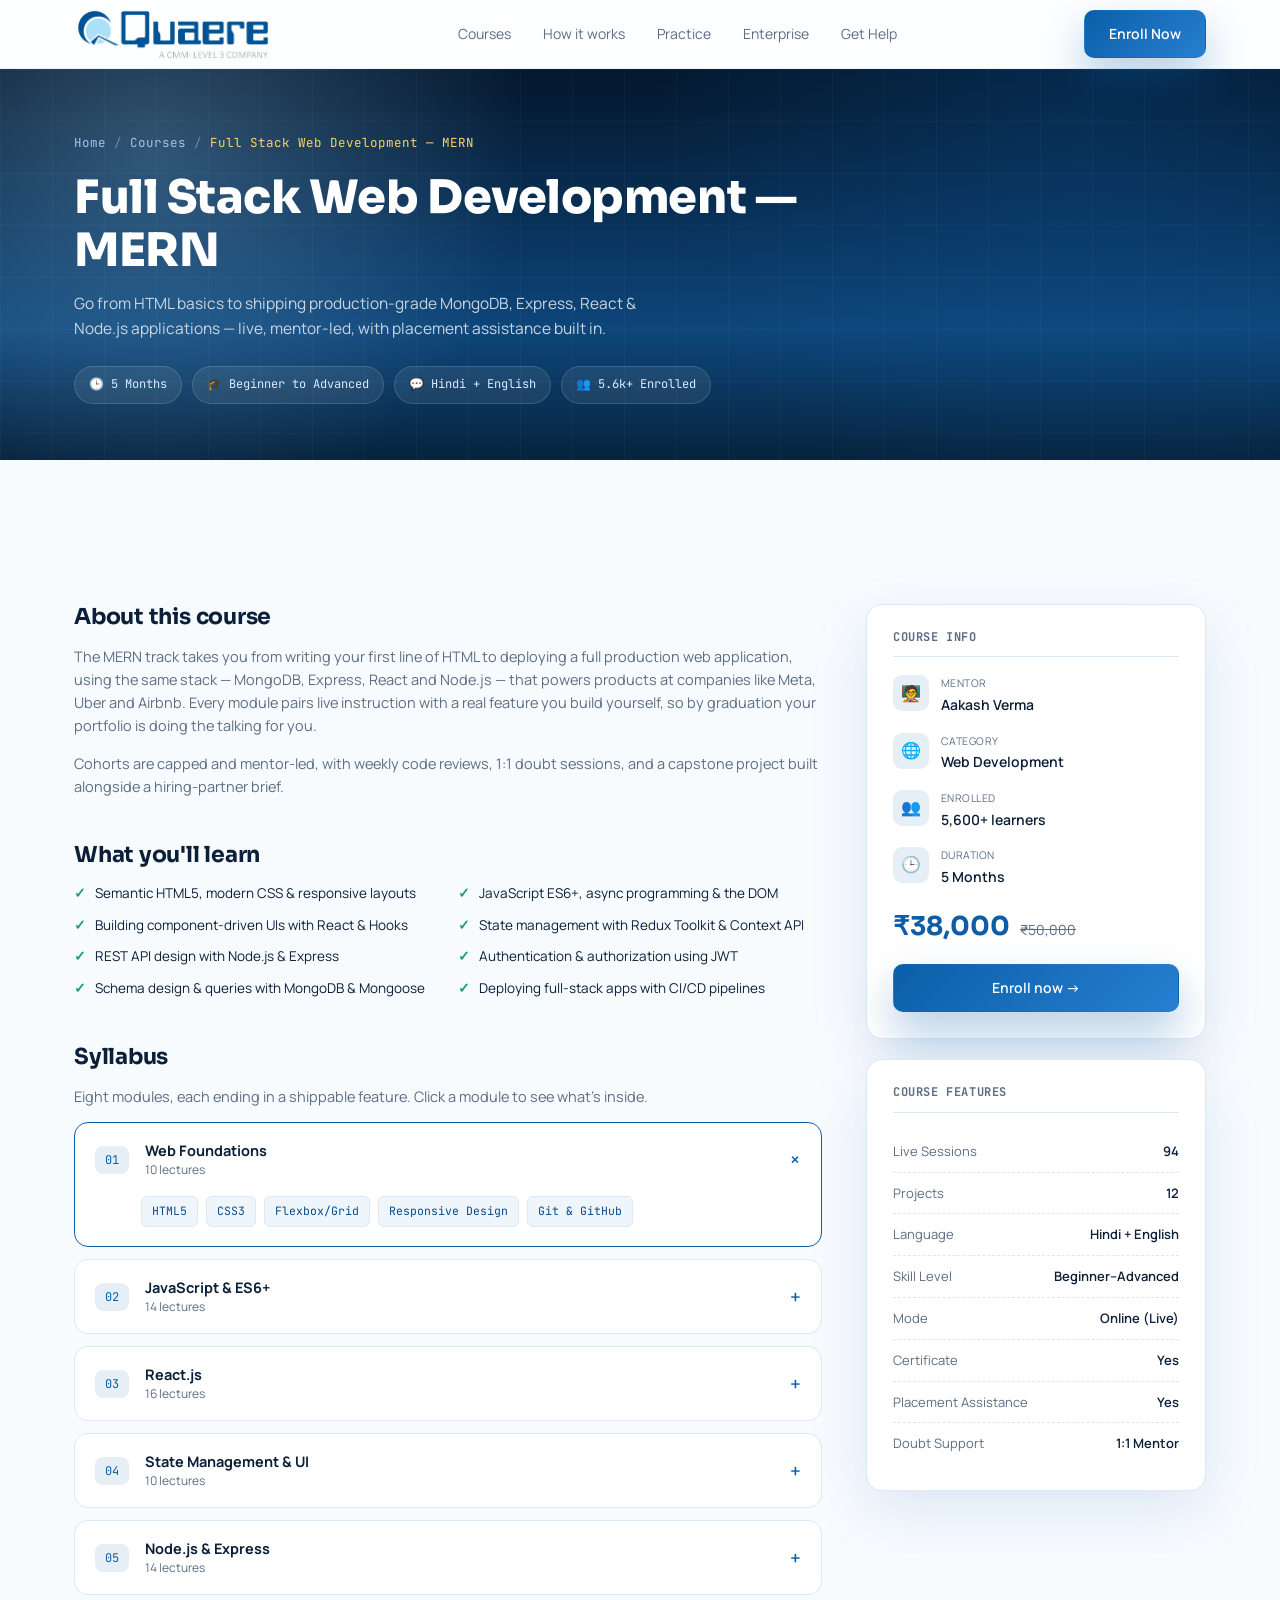
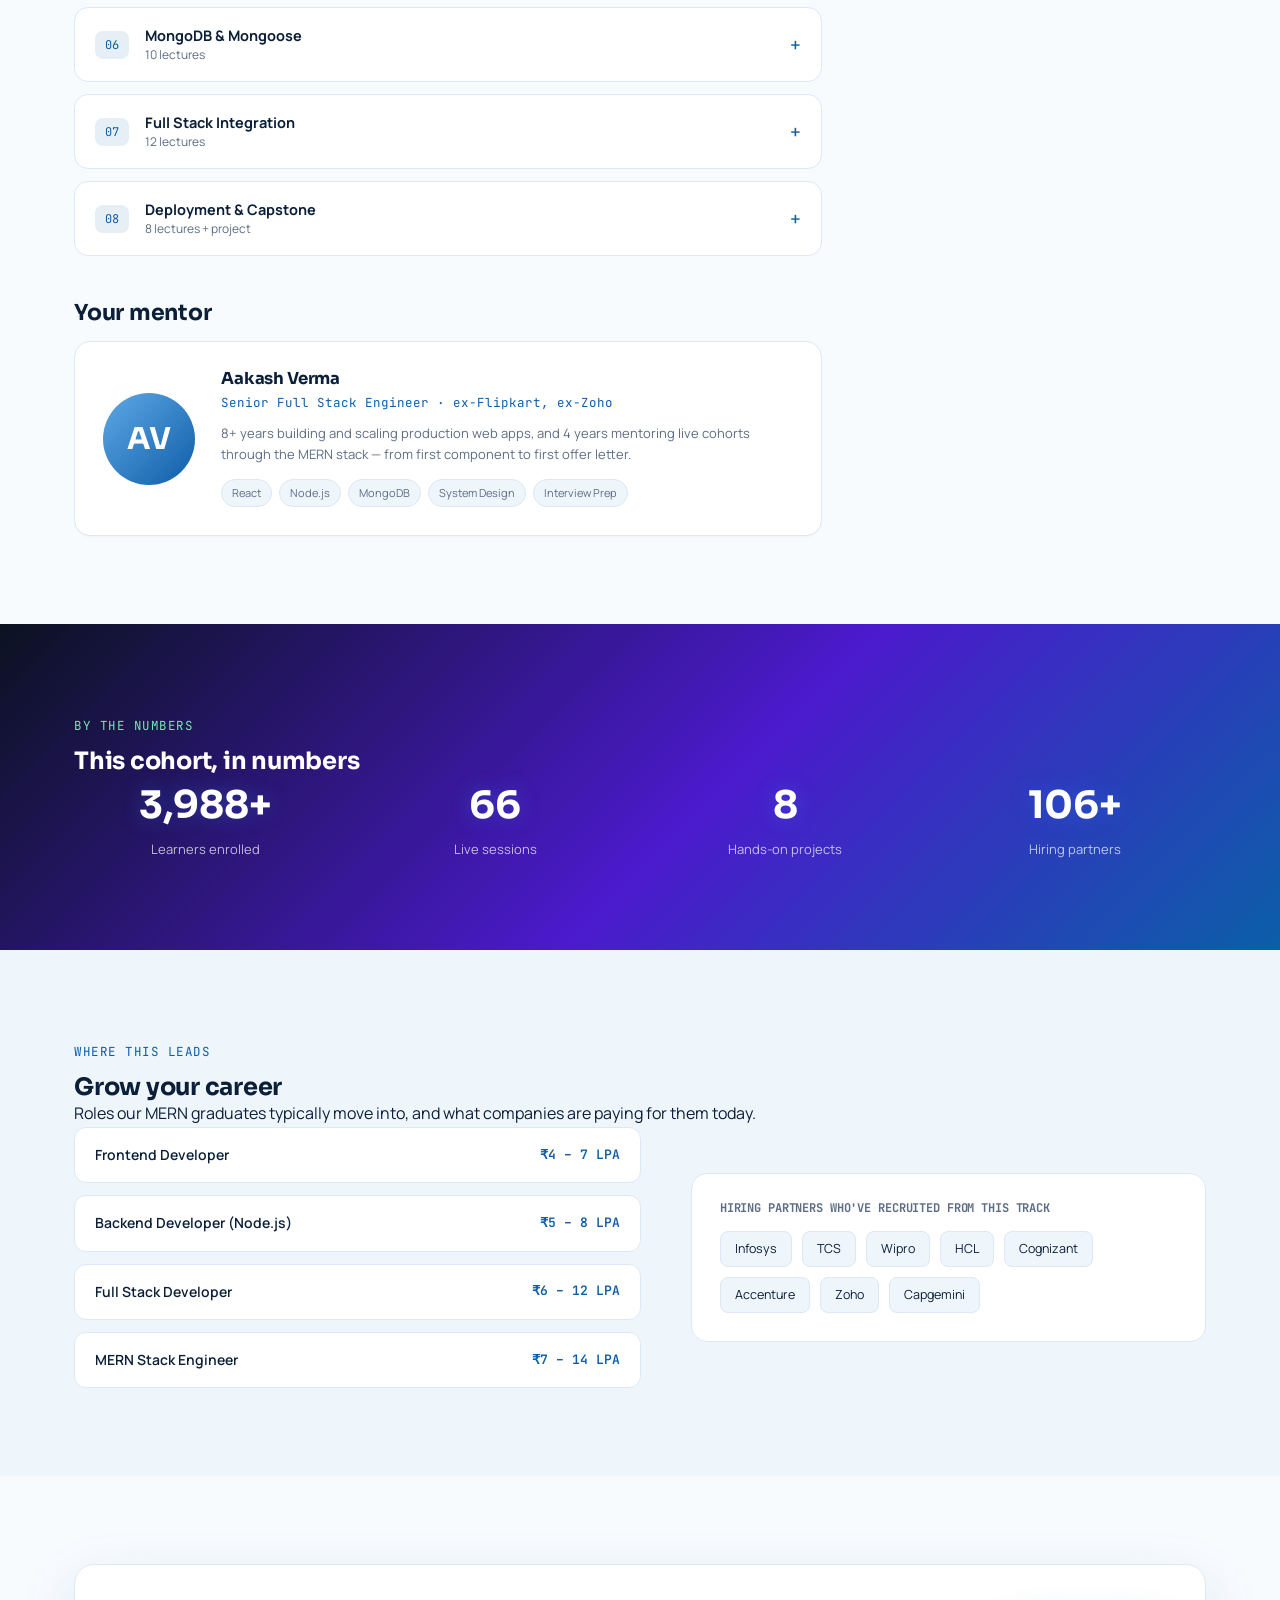
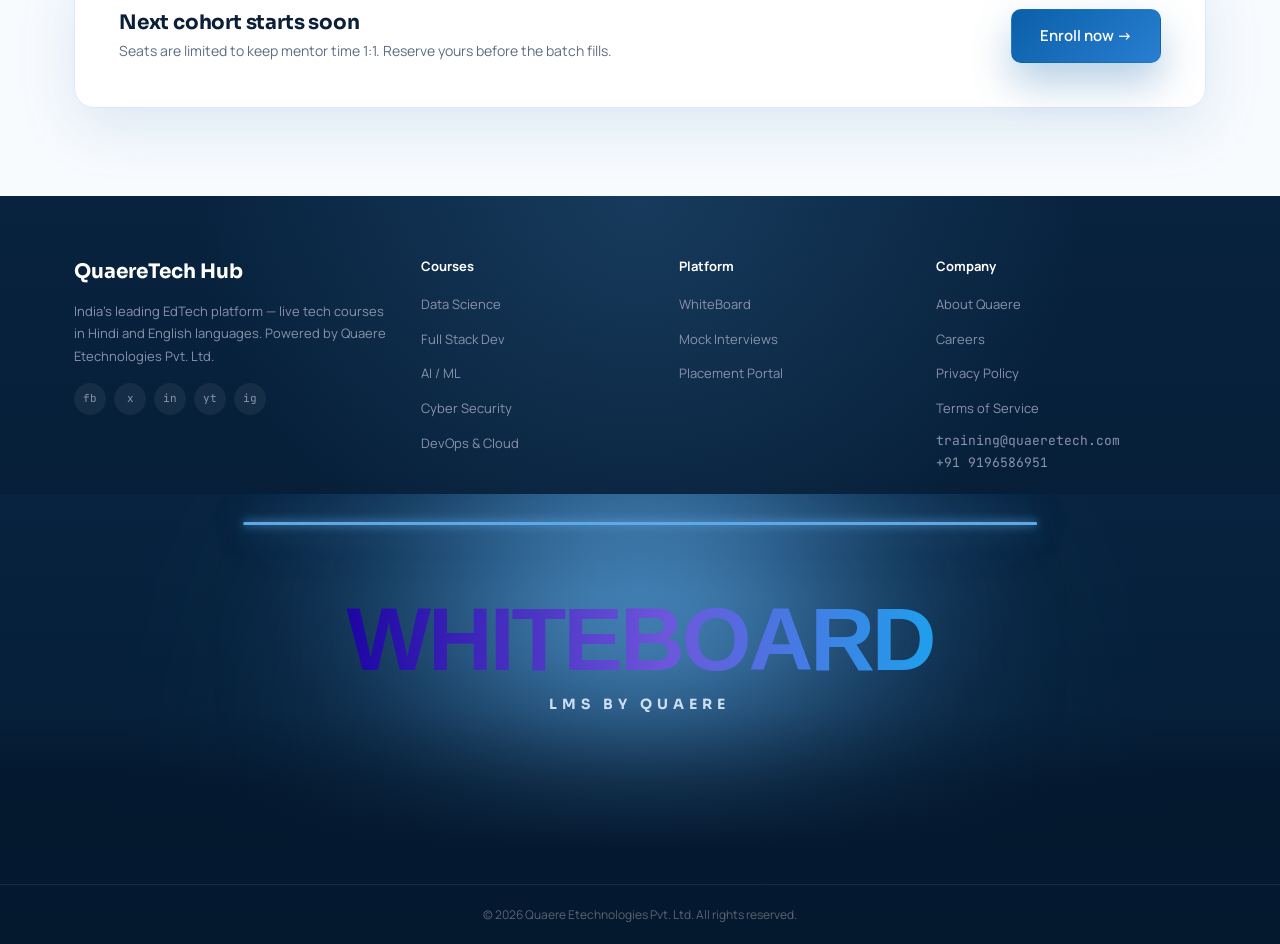
<file: full-stack-mern.html>
<!DOCTYPE html>
<html lang="en">
<head>
<meta charset="UTF-8">
<meta name="viewport" content="width=device-width, initial-scale=1.0">
<meta name="color-scheme" content="light">
<title>Full Stack Web Development — MERN | Quaere.tech</title>
<link rel="preconnect" href="https://fonts.googleapis.com">
<link rel="preconnect" href="https://fonts.gstatic.com" crossorigin>
<link href="https://fonts.googleapis.com/css2?family=Sora:wght@500;600;700;800&family=Manrope:wght@400;500;600;700&family=JetBrains+Mono:wght@400;500;600&display=swap" rel="stylesheet">
<style>
:root{
  --primary:#0F5DA8;
  --primary-dark:#0B4B89;
  --primary-light:#5EA9E6;
  --secondary:#8FC3E5;
  --bg:#F8FBFE;
  --bg-soft:#EEF5FB;
  --surface:#FFFFFF;
  --text:#0B1F38;
  --text-light:#5C6D84;
  --border:#DCE8F5;
  --accent:#0F5DA8;
  --accent-light:#3D8BD8;
  --gold:#FFD166;
  --green:#1E9E6C;
  --shadow:0 20px 60px rgba(15,93,168,.12);
  --shadow-lg:0 35px 80px rgba(15,93,168,.18);
  --sans:'Manrope',sans-serif;
  --disp:'Sora',sans-serif;
  --mono:'JetBrains Mono',monospace;
}
*,*::before,*::after{box-sizing:border-box;margin:0;padding:0}
html{scroll-behavior:smooth}
body{background:var(--bg);color:var(--text);font-family:var(--sans);line-height:1.6;overflow-x:hidden}
h1,h2,h3,h4{font-family:var(--disp);line-height:1.15;letter-spacing:-.01em}
a{color:inherit;text-decoration:none}
img{max-width:100%;display:block}
ul{list-style:none}
::selection{background:var(--primary);color:#fff}
:focus-visible{outline:2px solid var(--primary);outline-offset:2px}
.wrap{max-width:1180px;margin:0 auto;padding:0 24px}
.eyebrow{font-family:var(--mono);font-size:12.5px;color:var(--primary);letter-spacing:.04em;display:inline-block;margin-bottom:12px}
.section{padding:88px 0}
.section.soft{background:var(--bg-soft)}
.section.band{background:linear-gradient(135deg,#0B1220 0%,#4b1acc 55%,#0B5FA8 100%);color:#fff}
.section.band .eyebrow{color:#6EEBB4}

/* ---------- reveal utility (shared brand micro-interaction) ---------- */
.reveal{opacity:0;transform:translateY(18px);transition:opacity .6s ease,transform .6s ease}
.reveal.in{opacity:1;transform:translateY(0)}
.lr-line{display:inline-block;overflow:hidden;vertical-align:top}
.lr-word{display:inline-block;transform:translateY(115%);opacity:0;transition:transform .65s cubic-bezier(.16,1,.3,1),opacity .4s ease}
.reveal.in .lr-word,.head.in .lr-word{transform:translateY(0);opacity:1}

/* ---------- buttons ---------- */
.btn{display:inline-flex;align-items:center;justify-content:center;gap:6px;border-radius:10px;padding:12px 24px;font-weight:600;font-size:14px;cursor:pointer;border:1px solid transparent;transition:.2s;white-space:nowrap}
.btn-solid{background:linear-gradient(135deg,#0B5FA8,#287FD1);box-shadow:0 20px 40px rgba(11,95,168,.30);color:#fff}
.btn-solid:hover{background:var(--primary-dark);transform:translateY(-1px)}
.btn-outline{border-color:var(--border);color:var(--text)}
.btn-outline:hover{border-color:var(--primary);color:var(--primary)}
.btn-outline-light{border:1.5px solid rgba(255,255,255,.4);color:#fff}
.btn-outline-light:hover{background:#fff;color:var(--text)}
.btn-ghost{color:var(--text-light)}
.btn-ghost:hover{color:var(--text)}
.btn-lg{padding:14px 28px;font-size:15px}
.btn-block{width:100%}

/* ================= NAV (original, unchanged) ================= */
.nav{position:sticky;top:0;z-index:100;background:rgba(255,255,255,.72);backdrop-filter:blur(25px);border-bottom:1px solid rgba(11,95,168,.08);box-shadow:0 15px 40px rgba(11,95,168,.05)}
.nav-inner{display:flex;align-items:center;justify-content:space-between;height:68px;gap:20px}
.logo img{height:55px;width:auto;display:block}
.logo span{color:var(--primary)}
.nav-links{display:flex;gap:8px;align-items:center}
.nav-links>a,.nav-item>a{font-size:14px;color:var(--text-light);transition:.2s;padding:10px 12px;display:inline-block}
.nav-links>a:hover,.nav-item>a:hover{color:var(--text)}
.nav-cta{display:flex;gap:10px;align-items:center}
.burger{display:none;flex-direction:column;gap:4px;background:none;border:none;cursor:pointer;padding:6px}
.burger span{width:22px;height:2px;background:var(--text)}
.nav-item{position:relative}
.mega{position:absolute;top:100%;left:50%;transform:translateX(-50%) translateY(6px);width:600px;background:#fff;border:1px solid var(--border);border-radius:16px;box-shadow:0 24px 60px rgba(11,18,32,.14);padding:26px;display:grid;grid-template-columns:repeat(3,1fr);gap:22px;opacity:0;visibility:hidden;transition:opacity .2s ease,transform .2s ease;z-index:200}
.nav-item:hover .mega,.nav-item:focus-within .mega{opacity:1;visibility:visible;transform:translateX(-50%) translateY(0)}
.mega h5{font-size:11px;text-transform:uppercase;letter-spacing:.05em;color:var(--text-light);margin-bottom:10px}
.mega a{display:block;font-size:13.5px;padding:5px 0;color:var(--text)}
.mega a:hover{color:var(--primary)}
.mega-all{color:var(--primary)!important;font-weight:600}
@media(max-width:980px){.mega{display:none}}
@media(max-width:880px){
  .nav-links,.nav-cta{display:none}
  .burger{display:flex}
  .nav-links.open{display:flex;flex-direction:column;position:absolute;top:68px;left:0;right:0;background:#fff;padding:20px 24px;border-bottom:1px solid var(--border);align-items:flex-start;z-index:150}
  .nav-links.open .mega{display:none}
}

/* ================= PAGE HERO (breadcrumb banner) ================= */
.page-hero{
  position:relative;
  overflow:hidden;
  padding:64px 0 56px;
  background:
    radial-gradient(circle at 12% 20%, rgba(145,198,232,.30), transparent 32%),
    radial-gradient(circle at 85% 10%, rgba(11,95,168,.24), transparent 38%),
    linear-gradient(180deg,#05172B,#082D52,#0D467A,#07233D);
  color:#fff;
}
.page-hero::before{
  content:"";position:absolute;inset:0;
  background:linear-gradient(rgba(255,255,255,.03) 1px,transparent 1px),linear-gradient(90deg,rgba(255,255,255,.03) 1px,transparent 1px);
  background-size:52px 52px;pointer-events:none;
}
.crumb{position:relative;z-index:2;font-family:var(--mono);font-size:12.5px;color:#9FC6EA;display:flex;gap:8px;align-items:center;margin-bottom:18px}
.crumb a{color:#9FC6EA}
.crumb a:hover{color:#fff}
.crumb .sep{opacity:.5}
.crumb .cur{color:var(--gold)}
.page-hero h1{position:relative;z-index:2;font-size:clamp(28px,4.2vw,46px);font-weight:800;color:#fff;max-width:780px}
.page-hero .sub{position:relative;z-index:2;color:#cbd5e1;font-size:15.5px;margin-top:14px;max-width:600px}
.hero-badges{position:relative;z-index:2;display:flex;flex-wrap:wrap;gap:10px;margin-top:26px}
.hbadge{font-family:var(--mono);font-size:12px;color:#dbeafe;background:rgba(255,255,255,.08);border:1px solid rgba(255,255,255,.14);padding:8px 14px;border-radius:20px}

/* ================= MAIN LAYOUT ================= */
.course-layout{display:grid;grid-template-columns:1fr 340px;gap:44px;align-items:start;padding-top:56px}
.course-main h2{font-size:22px;font-weight:700;margin:44px 0 16px}
.course-main h2:first-child{margin-top:0}
.course-main p{color:var(--text-light);font-size:14.5px;margin-bottom:14px}
.check-list{display:grid;grid-template-columns:1fr 1fr;gap:10px 20px;margin-top:6px}
.check-list li{display:flex;gap:9px;align-items:flex-start;font-size:13.5px;color:var(--text)}
.check-list li::before{content:"✓";color:var(--green);font-weight:700;flex-shrink:0}
@media(max-width:640px){.check-list{grid-template-columns:1fr}}

/* sidebar */
.sidebar{position:sticky;top:92px;display:flex;flex-direction:column;gap:20px}
.info-card{background:#fff;border:1px solid var(--border);border-radius:16px;padding:26px;box-shadow:var(--shadow)}
.info-card h3{font-size:12px;font-family:var(--mono);text-transform:uppercase;letter-spacing:.05em;color:var(--text-light);margin-bottom:18px;padding-bottom:12px;border-bottom:1px solid var(--border)}
.info-row{display:flex;gap:12px;align-items:flex-start;margin-bottom:16px}
.info-row .ic{width:36px;height:36px;border-radius:9px;background:rgba(11,95,168,.1);color:var(--primary);display:flex;align-items:center;justify-content:center;font-size:16px;flex-shrink:0}
.info-row .lbl{font-size:10.5px;text-transform:uppercase;letter-spacing:.04em;color:var(--text-light)}
.info-row .val{font-size:14px;font-weight:600;color:var(--text);margin-top:2px}
.price-row{display:flex;align-items:baseline;gap:10px;margin:18px 0 16px}
.price-row strong{font-family:var(--disp);font-size:26px;color:var(--accent)}
.price-row del{color:var(--text-light);font-size:14px}
.feat-list li{display:flex;justify-content:space-between;font-size:13px;padding:10px 0;border-bottom:1px dashed var(--border);color:var(--text-light)}
.feat-list li span:last-child{color:var(--text);font-weight:600}
.feat-list li:last-child{border-bottom:none}

/* ================= SYLLABUS ACCORDION ================= */
.syllabus{margin-top:6px}
.mod{border:1px solid var(--border);border-radius:14px;margin-bottom:12px;background:#fff;overflow:hidden;transition:border-color .2s}
.mod.open{border-color:var(--primary)}
.mod-head{width:100%;display:flex;align-items:center;gap:16px;padding:18px 20px;background:none;border:none;cursor:pointer;text-align:left;font-family:var(--sans)}
.mod-num{font-family:var(--mono);font-size:12px;color:var(--primary);background:rgba(11,95,168,.1);border-radius:8px;padding:6px 10px;flex-shrink:0}
.mod-title{flex:1}
.mod-title strong{display:block;font-size:14.5px;font-weight:700;color:var(--text)}
.mod-title span{font-size:12px;color:var(--text-light)}
.mod-plus{font-family:var(--mono);font-size:18px;color:var(--primary);transition:transform .3s;flex-shrink:0}
.mod.open .mod-plus{transform:rotate(45deg)}
.mod-panel{max-height:0;overflow:hidden;transition:max-height .35s ease}
.mod-panel-inner{padding:0 20px 20px 66px}
.mod-topics{display:flex;flex-wrap:wrap;gap:8px}
.mod-topics span{font-family:var(--mono);font-size:11.5px;color:var(--primary-dark);background:var(--bg-soft);border:1px solid var(--border);padding:5px 10px;border-radius:6px}

/* ================= TRAINER ================= */
.trainer-card{display:flex;gap:26px;align-items:center;background:#fff;border:1px solid var(--border);border-radius:16px;padding:28px;box-shadow:0 1px 2px rgba(11,18,32,.03)}
.trainer-avatar{width:92px;height:92px;border-radius:50%;background:linear-gradient(135deg,var(--primary-light),var(--primary));flex-shrink:0;display:flex;align-items:center;justify-content:center;color:#fff;font-family:var(--disp);font-size:30px;font-weight:700}
.trainer-info h4{font-size:16.5px;font-weight:700}
.trainer-info .role{font-size:12.5px;color:var(--primary);font-family:var(--mono);margin:4px 0 10px}
.trainer-info p{font-size:13px;color:var(--text-light)}
.trainer-tags{display:flex;flex-wrap:wrap;gap:7px;margin-top:12px}
.trainer-tags span{font-size:11px;background:var(--bg-soft);border:1px solid var(--border);padding:4px 10px;border-radius:14px;color:var(--text-light)}
@media(max-width:560px){.trainer-card{flex-direction:column;text-align:center}.trainer-tags{justify-content:center}}

/* ================= STATS BAND ================= */
.stats-grid{grid-template-columns:repeat(4,1fr);text-align:center;display:grid;gap:28px}
.stat strong{font-family:var(--disp);font-size:clamp(26px,3vw,38px);color:#fff;display:block;text-shadow:0 0 20px rgba(59,130,246,.35)}
.stat span{font-size:13px;color:rgba(255,255,255,.7)}
@media(max-width:640px){.stats-grid{grid-template-columns:1fr 1fr}}

/* ================= GROW YOUR CAREER ================= */
.career-grid{display:grid;grid-template-columns:1.1fr 1fr;gap:50px;align-items:center}
.role-cards{display:flex;flex-direction:column;gap:12px}
.role-card{display:flex;justify-content:space-between;align-items:center;background:#fff;border:1px solid var(--border);border-radius:12px;padding:16px 20px;transition:.2s}
.role-card:hover{border-color:var(--primary);transform:translateX(4px)}
.role-card .rname{font-size:14px;font-weight:600}
.role-card .rsalary{font-family:var(--mono);font-size:13px;color:var(--accent);font-weight:600}
.partners-box{background:#fff;border:1px solid var(--border);border-radius:16px;padding:28px}
.partners-box h4{font-size:12px;font-family:var(--mono);text-transform:uppercase;color:var(--text-light);margin-bottom:16px}
.partner-tags{display:flex;flex-wrap:wrap;gap:10px}
.partner-tags span{font-size:12.5px;background:var(--bg-soft);border:1px solid var(--border);padding:7px 14px;border-radius:8px;color:var(--text)}
@media(max-width:900px){.career-grid{grid-template-columns:1fr}}

/* ================= FINAL CTA ================= */
.final-cta{background:#fff;border:1px solid var(--border);border-radius:20px;padding:44px;display:flex;justify-content:space-between;align-items:center;gap:24px;box-shadow:var(--shadow)}
.final-cta h3{font-size:20px;margin-bottom:6px}
.final-cta p{color:var(--text-light);font-size:14px}
@media(max-width:700px){.final-cta{flex-direction:column;text-align:center}}

@media(max-width:960px){
  .course-layout{grid-template-columns:1fr}
  .sidebar{position:static}
}

/* ================= FOOTER (original, unchanged) ================= */
.footer{background:radial-gradient(circle at top,rgba(94,169,230,.18),transparent 45%),linear-gradient(180deg,#08233F 0%,#04182E 100%);color:#8A93AC;padding:60px 0 0}
.footer-grid{display:grid;grid-template-columns:1.4fr 1fr 1fr 1.2fr;gap:32px;padding-bottom:20px}
.f-brand .logo{display:block;margin-bottom:12px;color:#fff;font-family:var(--disp);font-weight:700;font-size:20px}
.footer p{font-size:13px;color:#8A93AC;line-height:1.7}
.f-social{display:flex;gap:8px;margin:16px 0}
.f-social a{width:32px;height:32px;border-radius:50%;background:rgba(255,255,255,.06);display:flex;align-items:center;justify-content:center;font-size:11px;font-family:var(--mono);color:#8A93AC}
.f-social a:hover{background:var(--primary);color:#fff}
.footer h5{font-size:13px;margin-bottom:14px;color:#fff}
.footer ul li{margin-bottom:9px}
.footer ul li a{font-size:13px;color:#8A93AC}
.footer ul li a:hover{color:#6EEBB4}
.f-contact{font-family:var(--mono);font-size:12.5px;color:#8A93AC;margin-top:6px}
.footer-bottom{border-top:1px solid rgba(255,255,255,.08);margin-top:30px;padding:20px 0;text-align:center;font-size:12px;color:#5B6472}

/* ---- lamp signature (original) ---- */
.lamp-section{position:relative;width:100%;height:40vh;min-height:280px;overflow:hidden;display:flex;justify-content:center;align-items:flex-start;background:radial-gradient(circle at 50% -15%,rgba(94,169,230,.18) 0%,rgba(94,169,230,.08) 25%,transparent 55%),radial-gradient(circle at center,rgba(11,95,168,.12),transparent 65%),linear-gradient(180deg,#08233F 0%,#06213C 35%,#04182E 100%)}
.lamp-wrapper{width:100%;max-width:1400px;height:100%;position:relative}
.lamp-top-line{position:absolute;top:8%;left:50%;transform:translateX(-50%);width:62%;height:3px;border-radius:20px;background:#5EA9E6;box-shadow:0 0 10px #5EA9E6,0 0 30px rgba(94,169,230,.5),0 0 60px rgba(94,169,230,.35)}
.lamp-glow-back{position:absolute;top:-55%;left:50%;transform:translateX(-50%);width:70vw;height:70vw;max-width:900px;max-height:900px;border-radius:50%;background:radial-gradient(circle,rgba(94,169,230,.55) 0%,rgba(94,169,230,.28) 22%,rgba(94,169,230,.12) 42%,rgba(94,169,230,.05) 58%,transparent 76%);filter:blur(95px);opacity:.95}
.lamp-glow{position:absolute;max-width:650px;max-height:650px;top:-38%;left:50%;transform:translateX(-50%);width:45vw;height:45vw;border-radius:50%;background:radial-gradient(circle,rgba(94,169,230,.95),rgba(94,169,230,.42) 30%,rgba(94,169,230,.18) 52%,rgba(94,169,230,.08) 66%,transparent 78%);filter:blur(80px);animation:lampPulse 5s ease-in-out infinite}
.lamp-glow-back{animation:lampPulse 5s ease-in-out infinite}
@keyframes lampPulse{0%{transform:translateX(-50%) scale(1);opacity:.92}50%{transform:translateX(-50%) scale(1.08);opacity:1}100%{transform:translateX(-50%) scale(1);opacity:.92}}
.shadow-mask{position:absolute;inset:0;background:linear-gradient(to bottom,transparent 0%,transparent 28%,rgba(8,35,63,.12) 45%,rgba(8,35,63,.35) 60%,rgba(4,24,46,.72) 80%,#04182E 100%)}
.lamp-content{position:absolute;width:100%;top:34%;transform:translateY(-15%);left:0;display:flex;justify-content:center;text-align:center;z-index:20}
.lamp-title{display:flex;flex-direction:column;align-items:center;justify-content:center;text-align:center;margin:0;user-select:none;opacity:0}
.lamp-main{position:relative;display:block;font-family:Inter,sans-serif;font-size:clamp(52px,7vw,140px);font-weight:900;line-height:.9;letter-spacing:-3px;text-transform:uppercase;background:linear-gradient(90deg,#1d05a3 0%,#6d56db 18%,#11acee 36%,#4d3cd0 50%,#401388 65%,#4867d7 82%,#6583e5 100%);background-size:300% auto;-webkit-background-clip:text;background-clip:text;-webkit-text-fill-color:transparent;animation:gradientFlow 8s linear infinite}
.lamp-sub{position:relative;display:block;margin-top:16px;font-size:clamp(11px,1.1vw,18px);font-weight:700;letter-spacing:5px;text-transform:uppercase;color:#dbeafe;opacity:.92}
@keyframes gradientFlow{from{background-position:0% center}to{background-position:300% center}}
</style>
</head>
<body>

<header class="nav">
  <div class="wrap nav-inner">
    <a href="index.html" class="logo">
      <img src="img/logo-quaere.png" alt="Quaere">
    </a>
    <nav class="nav-links" id="navLinks">
      <div class="nav-item">
        <a href="index.html#courses">Courses</a>
        <!-- <div class="mega">
          <div><h5>Popular</h5>
            <a href="index.html#courses">Data Science</a>
            <a href="index.html#courses">AI / ML</a>
            <a href="full-stack-mern.html">Full Stack Web Dev</a>
          </div>
          <div><h5>More tracks</h5>
            <a href="index.html#courses">DevOps &amp; Cloud</a>
            <a href="index.html#courses">Cyber Security</a>
            <a href="index.html#courses">Mobile Dev</a>
          </div>
          <div><h5>Fast-track</h5>
            <a href="index.html#courses">LiveClass Premium</a>
            <a href="index.html#courses">Business Analytics</a>
            <a href="index.html#courses" class="mega-all">View all courses →</a>
          </div>
        </div> -->
      </div>
      <a href="index.html#process">How it works</a>
      <a href="index.html#practice">Practice</a>
      <a href="index.html#enterprise">Enterprise</a>
      <a href="index.html#contact">Get Help</a>
    </nav>
    <div class="nav-cta">
      <!-- <a href="#" class="btn btn-ghost">Log in</a> -->
      <a href="enrollment.html" class="btn btn-solid">Enroll Now</a>
    </div>
    <button class="burger" id="burger" aria-label="Toggle menu"><span></span><span></span><span></span></button>
  </div>
</header>

<!-- ================= PAGE HERO ================= -->
<section class="page-hero">
  <div class="wrap">
    <div class="crumb">
      <a href="index.html">Home</a><span class="sep">/</span>
      <a href="index.html#courses">Courses</a><span class="sep">/</span>
      <span class="cur">Full Stack Web Development — MERN</span>
    </div>
    <h1>Full Stack Web Development — MERN</h1>
    <p class="sub">Go from HTML basics to shipping production-grade MongoDB, Express, React &amp; Node.js applications — live, mentor-led, with placement assistance built in.</p>
    <div class="hero-badges">
      <span class="hbadge">🕒 5 Months</span>
      <span class="hbadge">🎓 Beginner to Advanced</span>
      <span class="hbadge">💬 Hindi + English</span>
      <span class="hbadge">👥 5.6k+ Enrolled</span>
    </div>
  </div>
</section>

<!-- ================= MAIN CONTENT ================= -->
<section class="section">
  <div class="wrap">
    <div class="course-layout">

      <!-- MAIN COLUMN -->
      <div class="course-main">
        <h2>About this course</h2>
        <p>The MERN track takes you from writing your first line of HTML to deploying a full production web application, using the same stack — MongoDB, Express, React and Node.js — that powers products at companies like Meta, Uber and Airbnb. Every module pairs live instruction with a real feature you build yourself, so by graduation your portfolio is doing the talking for you.</p>
        <p>Cohorts are capped and mentor-led, with weekly code reviews, 1:1 doubt sessions, and a capstone project built alongside a hiring-partner brief.</p>

        <h2>What you'll learn</h2>
        <ul class="check-list">
          <li>Semantic HTML5, modern CSS &amp; responsive layouts</li>
          <li>JavaScript ES6+, async programming &amp; the DOM</li>
          <li>Building component-driven UIs with React &amp; Hooks</li>
          <li>State management with Redux Toolkit &amp; Context API</li>
          <li>REST API design with Node.js &amp; Express</li>
          <li>Authentication &amp; authorization using JWT</li>
          <li>Schema design &amp; queries with MongoDB &amp; Mongoose</li>
          <li>Deploying full-stack apps with CI/CD pipelines</li>
        </ul>

        <h2>Syllabus</h2>
        <p>Eight modules, each ending in a shippable feature. Click a module to see what's inside.</p>
        <div class="syllabus" id="syllabus">
          <!-- modules injected by JS -->
        </div>

        <h2>Your mentor</h2>
        <div class="trainer-card">
          <div class="trainer-avatar">AV</div>
          <div class="trainer-info">
            <h4>Aakash Verma</h4>
            <div class="role">Senior Full Stack Engineer · ex-Flipkart, ex-Zoho</div>
            <p>8+ years building and scaling production web apps, and 4 years mentoring live cohorts through the MERN stack — from first component to first offer letter.</p>
            <div class="trainer-tags">
              <span>React</span><span>Node.js</span><span>MongoDB</span><span>System Design</span><span>Interview Prep</span>
            </div>
          </div>
        </div>
      </div>

      <!-- SIDEBAR -->
      <aside class="sidebar">
        <div class="info-card">
          <h3>Course Info</h3>
          <div class="info-row"><div class="ic">🧑‍🏫</div><div><div class="lbl">Mentor</div><div class="val">Aakash Verma</div></div></div>
          <div class="info-row"><div class="ic">🌐</div><div><div class="lbl">Category</div><div class="val">Web Development</div></div></div>
          <div class="info-row"><div class="ic">👥</div><div><div class="lbl">Enrolled</div><div class="val">5,600+ learners</div></div></div>
          <div class="info-row"><div class="ic">🕒</div><div><div class="lbl">Duration</div><div class="val">5 Months</div></div></div>
          <div class="price-row"><strong>₹38,000</strong><del>₹50,000</del></div>
          <a href="#" class="btn btn-solid btn-block">Enroll now →</a>
        </div>

        <div class="info-card">
          <h3>Course Features</h3>
          <ul class="feat-list">
            <li><span>Live Sessions</span><span>94</span></li>
            <li><span>Projects</span><span>12</span></li>
            <li><span>Language</span><span>Hindi + English</span></li>
            <li><span>Skill Level</span><span>Beginner–Advanced</span></li>
            <li><span>Mode</span><span>Online (Live)</span></li>
            <li><span>Certificate</span><span>Yes</span></li>
            <li><span>Placement Assistance</span><span>Yes</span></li>
            <li><span>Doubt Support</span><span>1:1 Mentor</span></li>
          </ul>
        </div>
      </aside>

    </div>
  </div>
</section>

<!-- ================= STATS BAND ================= -->
<section class="section band">
  <div class="wrap">
    <div class="head reveal">
      <span class="eyebrow scramble">BY THE NUMBERS</span>
      <h2 class="line-reveal">This cohort, in numbers</h2>
    </div>
    <div class="stats-grid">
      <div class="stat reveal"><strong data-count="5600" data-suffix="+">0</strong><span>Learners enrolled</span></div>
      <div class="stat reveal"><strong data-count="94">0</strong><span>Live sessions</span></div>
      <div class="stat reveal"><strong data-count="12">0</strong><span>Hands-on projects</span></div>
      <div class="stat reveal"><strong data-count="150" data-suffix="+">0</strong><span>Hiring partners</span></div>
    </div>
  </div>
</section>

<!-- ================= GROW YOUR CAREER ================= -->
<section class="section soft" id="career">
  <div class="wrap">
    <div class="head reveal">
      <span class="eyebrow scramble">WHERE THIS LEADS</span>
      <h2 class="line-reveal">Grow your career</h2>
      <p>Roles our MERN graduates typically move into, and what companies are paying for them today.</p>
    </div>
    <div class="career-grid">
      <div class="role-cards reveal">
        <div class="role-card"><span class="rname">Frontend Developer</span><span class="rsalary">₹4 – 7 LPA</span></div>
        <div class="role-card"><span class="rname">Backend Developer (Node.js)</span><span class="rsalary">₹5 – 8 LPA</span></div>
        <div class="role-card"><span class="rname">Full Stack Developer</span><span class="rsalary">₹6 – 12 LPA</span></div>
        <div class="role-card"><span class="rname">MERN Stack Engineer</span><span class="rsalary">₹7 – 14 LPA</span></div>
      </div>
      <div class="partners-box reveal">
        <h4>Hiring partners who've recruited from this track</h4>
        <div class="partner-tags">
          <span>Infosys</span><span>TCS</span><span>Wipro</span><span>HCL</span><span>Cognizant</span><span>Accenture</span><span>Zoho</span><span>Capgemini</span>
        </div>
      </div>
    </div>
  </div>
</section>

<!-- ================= FINAL CTA ================= -->
<section class="section">
  <div class="wrap">
    <div class="final-cta reveal">
      <div>
        <h3>Next cohort starts soon</h3>
        <p>Seats are limited to keep mentor time 1:1. Reserve yours before the batch fills.</p>
      </div>
      <a href="#" class="btn btn-solid btn-lg">Enroll now →</a>
    </div>
  </div>
</section>

<footer class="footer" id="contact">
  <div class="wrap footer-grid">
    <div class="f-brand">
      <a href="index.html" class="logo">Quaere<span></span>Tech Hub</a>
      <p>India's leading EdTech platform — live tech courses in Hindi and English languages. Powered by Quaere Etechnologies Pvt. Ltd.</p>
      <div class="f-social">
        <a href="#" aria-label="Facebook">fb</a><a href="#" aria-label="X">x</a><a href="#" aria-label="LinkedIn">in</a><a href="#" aria-label="YouTube">yt</a><a href="#" aria-label="Instagram">ig</a>
      </div>
    </div>
    <div class="f-col">
      <h5>Courses</h5>
      <ul><li><a href="index.html#courses">Data Science</a></li><li><a href="full-stack-mern.html">Full Stack Dev</a></li><li><a href="index.html#courses">AI / ML</a></li><li><a href="index.html#courses">Cyber Security</a></li><li><a href="index.html#courses">DevOps &amp; Cloud</a></li></ul>
    </div>
    <div class="f-col">
      <h5>Platform</h5>
      <ul><li><a href="index.html#practice">WhiteBoard</a></li><li><a href="#">Mock Interviews</a></li><li><a href="#">Placement Portal</a></li></ul>
    </div>
    <div class="f-col">
      <h5>Company</h5>
      <ul><li><a href="#">About Quaere</a></li><li><a href="#">Careers</a></li><li><a href="#">Privacy Policy</a></li><li><a href="#">Terms of Service</a></li></ul>
      <p class="f-contact">training@quaeretech.com<br>+91 9196586951</p>
    </div>
  </div>
  <section class="lamp-section">
    <div class="lamp-wrapper">
      <div class="lamp-top-line"></div>
      <div class="lamp-glow-back"></div>
      <div class="lamp-glow"></div>
      <div class="shadow-mask"></div>
      <div class="lamp-content">
        <h1 class="lamp-title" id="lampTitle">
          <span class="lamp-main">WHITEBOARD</span>
         <span class="lamp-sub">
                        LMS BY QUAERE
                    </span>
        </h1>
      </div>
    </div>
  </section>
  <div class="footer-bottom">© 2026 Quaere Etechnologies Pvt. Ltd. All rights reserved.</div>
</footer>

<script src="js/fullstackmern.js"></script>
</body>
</html>
</file>
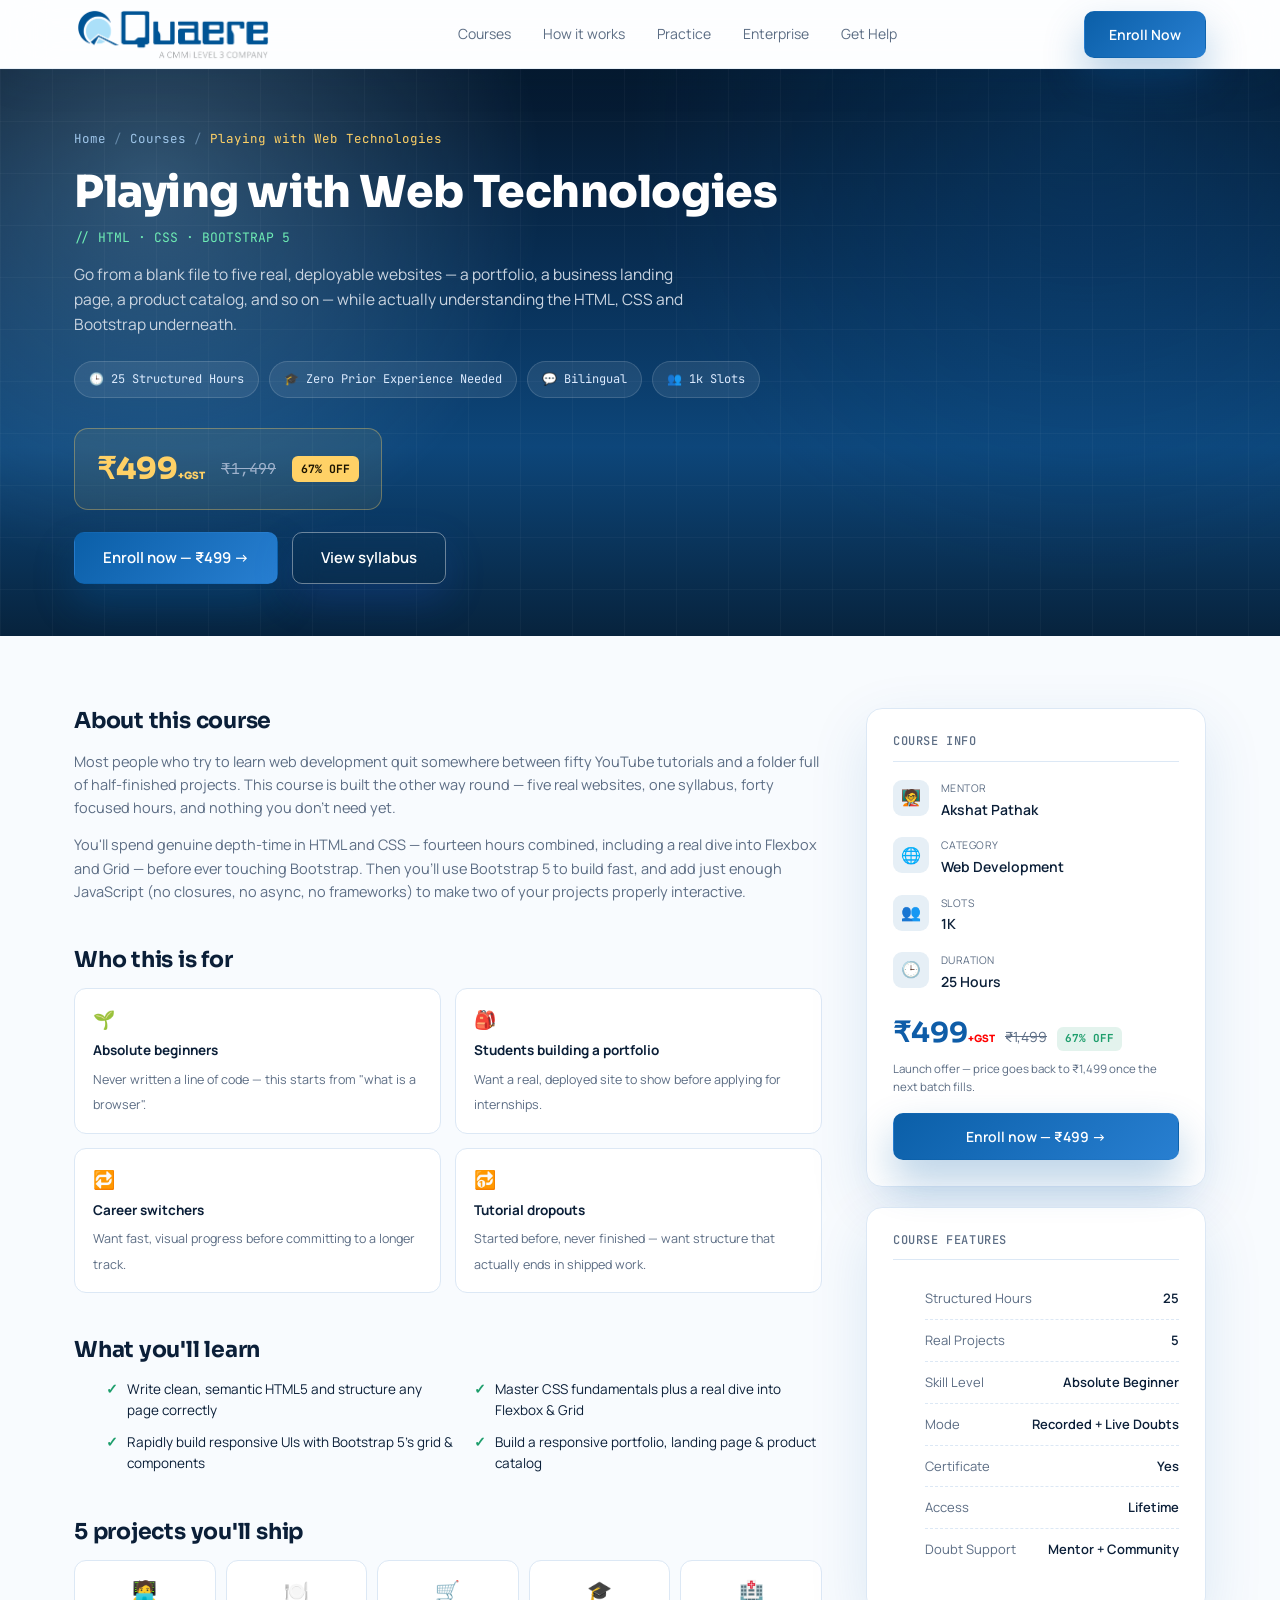
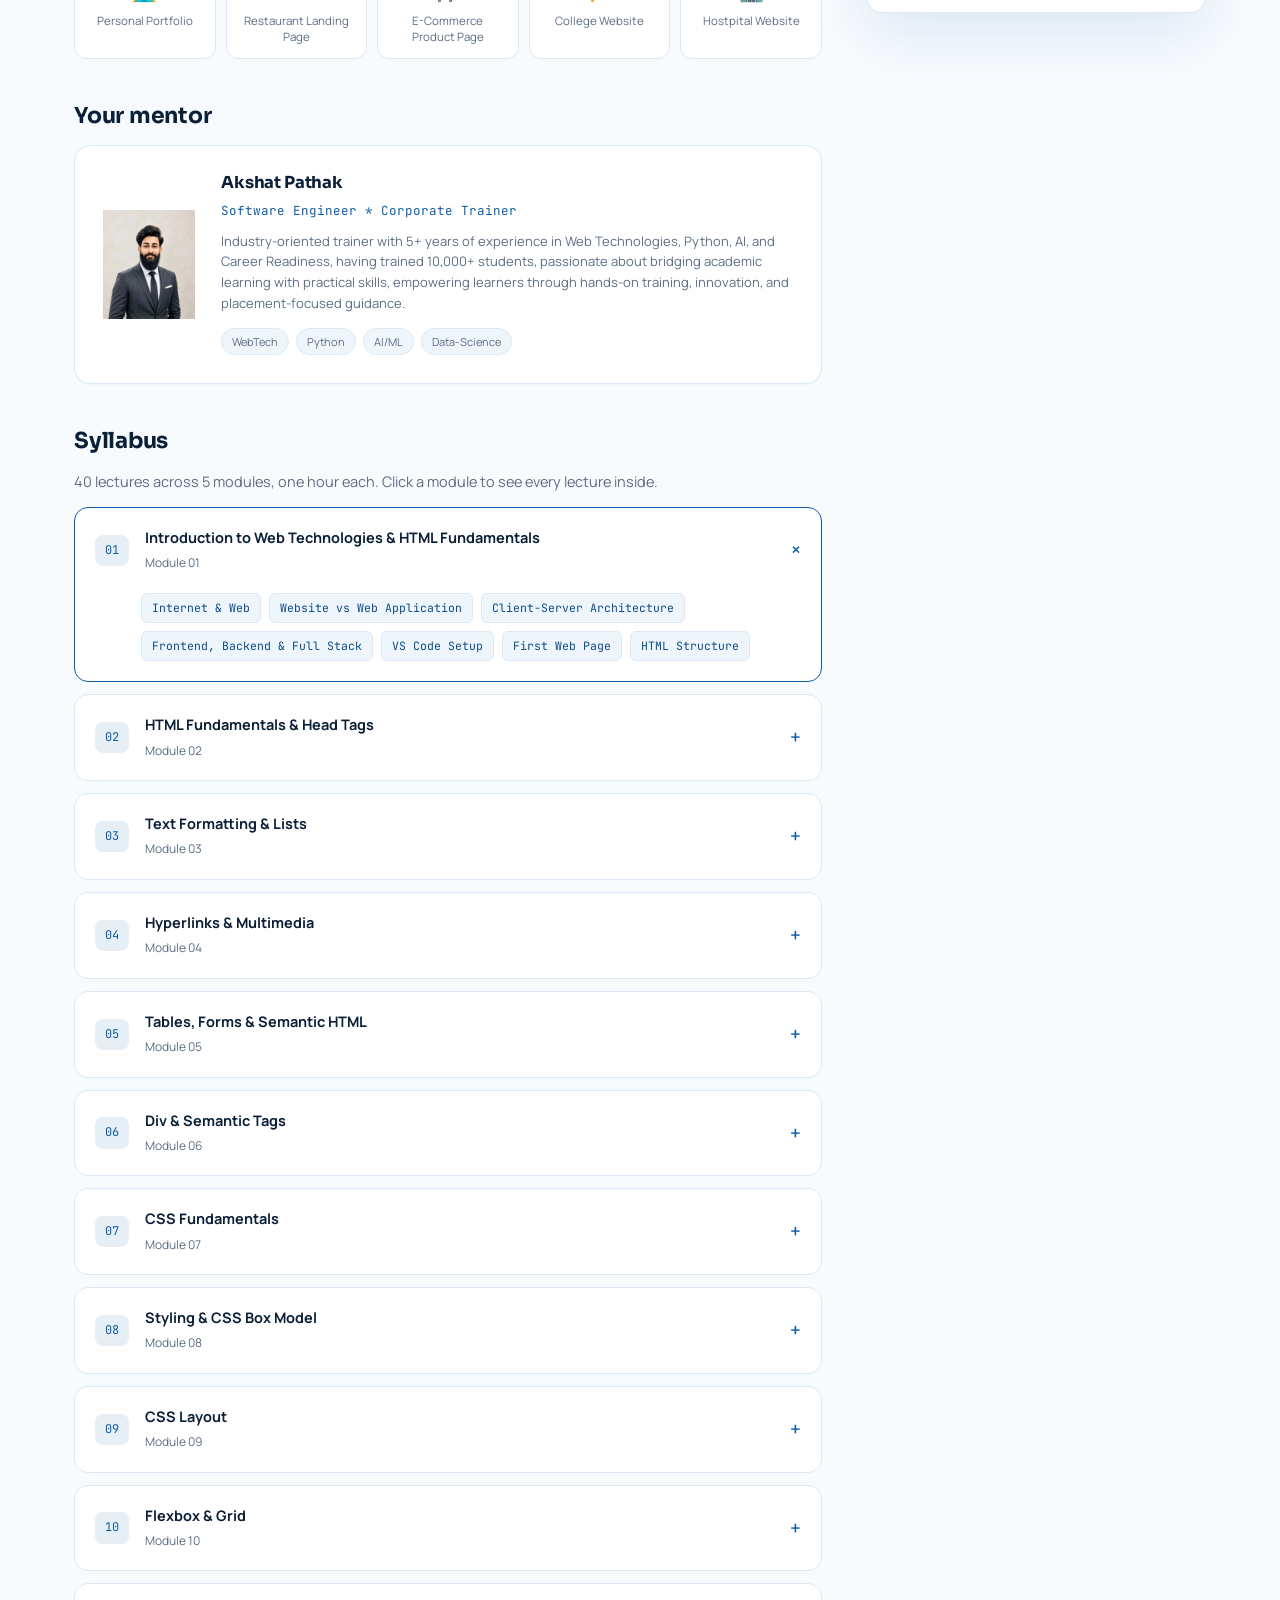
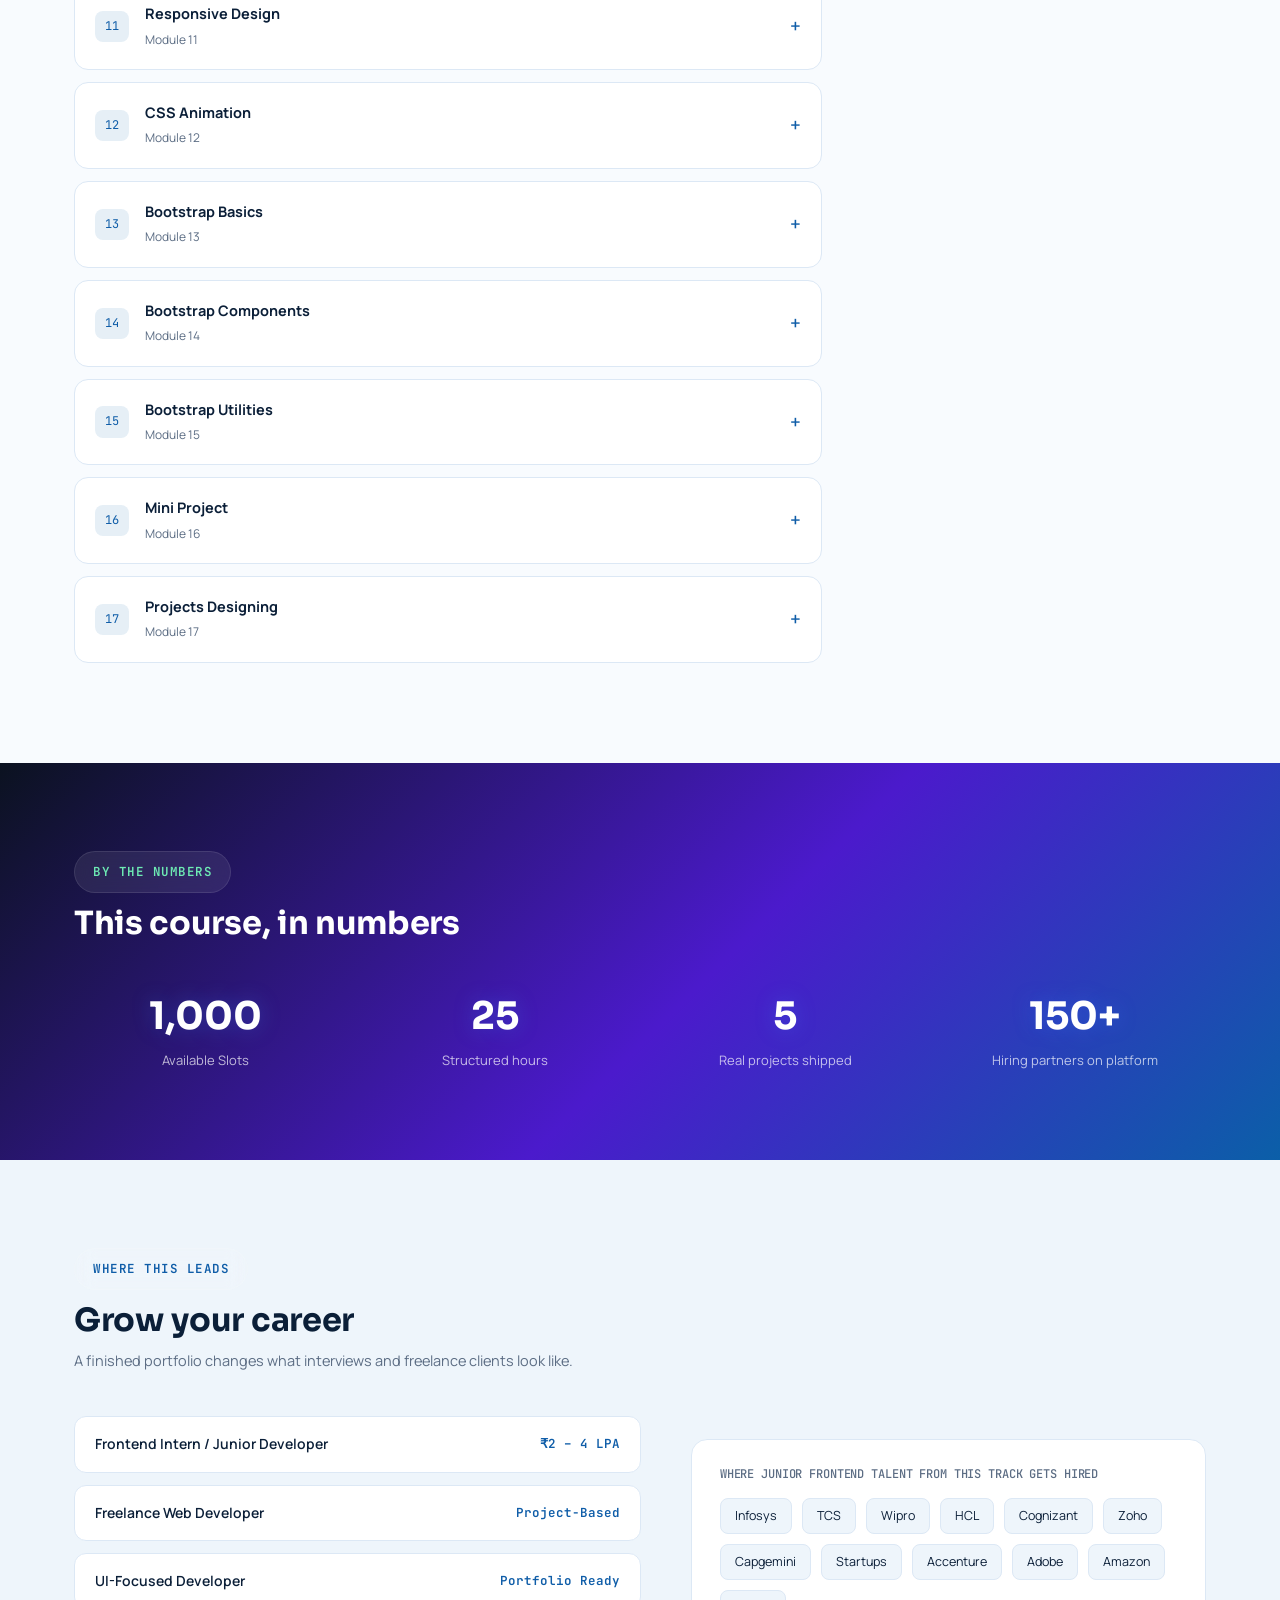
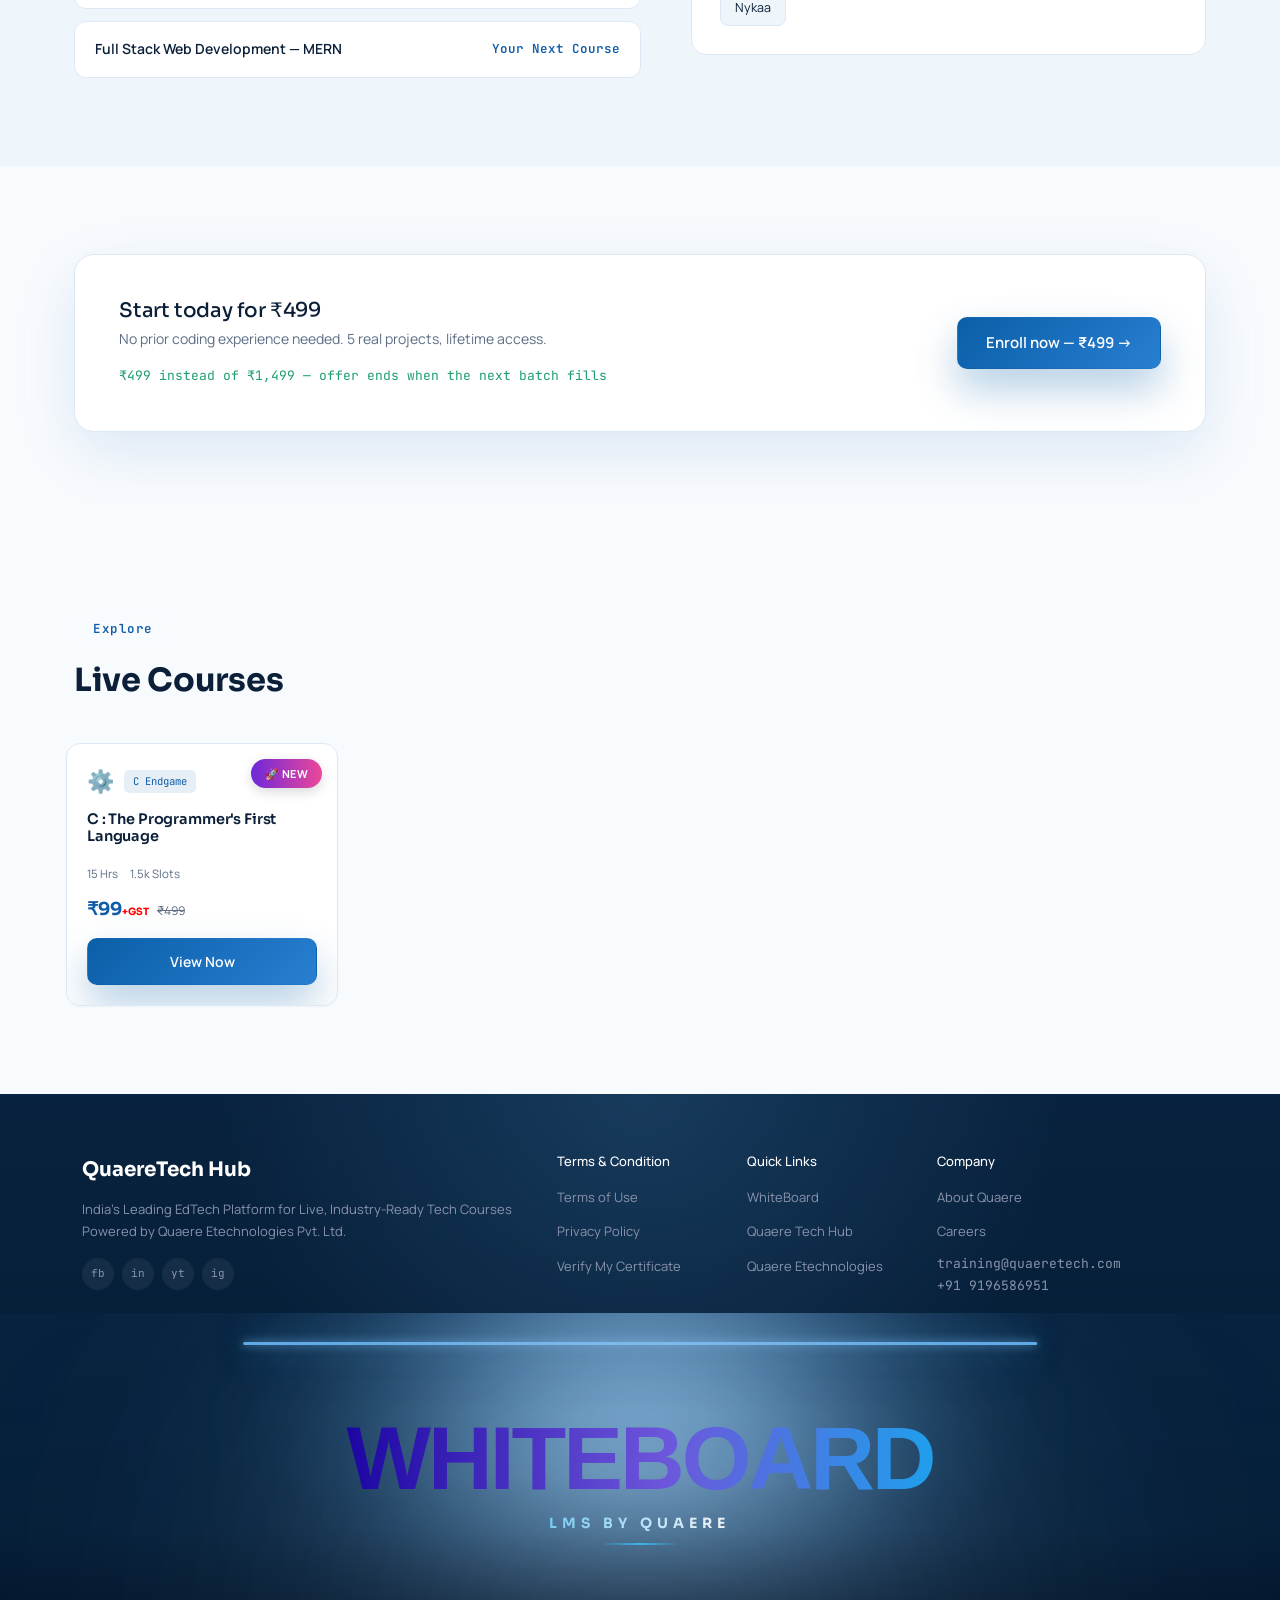
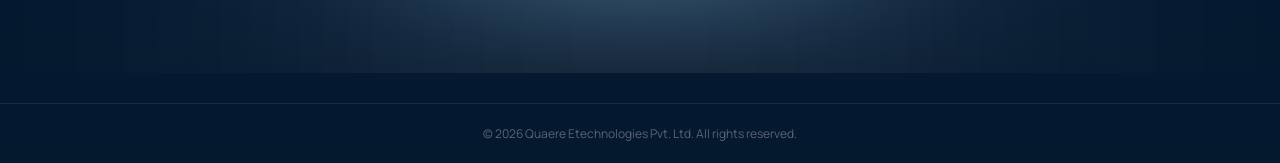
<file: playingwithweb.html>
<!DOCTYPE html>
<html lang="en">
<head>
<meta charset="UTF-8">
<meta name="viewport" content="width=device-width, initial-scale=1.0">
<meta name="color-scheme" content="light">
<title>Playing with Web Technologies — HTML, CSS, Bootstrap & JS | Quaere.tech</title>
<link rel="preconnect" href="https://fonts.googleapis.com">
<link rel="shortcut icon" href="img/favicon.png" type="image/x-icon">
<link rel="preconnect" href="https://fonts.gstatic.com" crossorigin>
<link href="https://fonts.googleapis.com/css2?family=Sora:wght@500;600;700;800&family=Manrope:wght@400;500;600;700&family=JetBrains+Mono:wght@400;500;600&display=swap" rel="stylesheet">
<link href="https://cdn.jsdelivr.net/npm/bootstrap@5.2.3/dist/css/bootstrap.min.css" rel="stylesheet" integrity="sha384-rbsA2VBKQhggwzxH7pPCaAqO46MgnOM80zW1RWuH61DGLwZJEdK2Kadq2F9CUG65" crossorigin="anonymous">
<link rel="stylesheet" href="css/style.css">
<style>
:root{
  --primary:#0F5DA8;
  --primary-dark:#0B4B89;
  --primary-light:#5EA9E6;
  --secondary:#8FC3E5;
  --bg:#F8FBFE;
  --bg-soft:#EEF5FB;
  --surface:#FFFFFF;
  --text:#0B1F38;
  --text-light:#5C6D84;
  --border:#DCE8F5;
  --accent:#0F5DA8;
  --accent-light:#3D8BD8;
  --gold:#FFD166;
  --green:#1E9E6C;
  --shadow:0 20px 60px rgba(15,93,168,.12);
  --shadow-lg:0 35px 80px rgba(15,93,168,.18);
  --sans:'Manrope',sans-serif;
  --disp:'Sora',sans-serif;
  --mono:'JetBrains Mono',monospace;
}
*,*::before,*::after{box-sizing:border-box;margin:0;padding:0}
html{scroll-behavior:smooth}
body{background:var(--bg);color:var(--text);font-family:var(--sans);line-height:1.6;overflow-x:hidden}
h1,h2,h3,h4{font-family:var(--disp);line-height:1.15;letter-spacing:-.01em}
a{color:inherit;text-decoration:none}
img{max-width:100%;display:block}
ul{list-style:none}
::selection{background:var(--primary);color:#fff}
:focus-visible{outline:2px solid var(--primary);outline-offset:2px}
.wrap{max-width:1180px;margin:0 auto;padding:0 24px}
.eyebrow{font-family:var(--mono);font-size:12.5px;color:var(--primary);letter-spacing:.04em;display:inline-block;margin-bottom:12px}
.section{padding:88px 0}
.section.soft{background:var(--bg-soft)}
.section.band{background:linear-gradient(135deg,#0B1220 0%,#4b1acc 55%,#0B5FA8 100%);color:#fff}
.section.band .eyebrow{color:#6EEBB4}
.head{max-width:580px;margin-bottom:44px}
.head h2{font-size:clamp(22px,3.2vw,32px);font-weight:700}
.head p{color:var(--text-light);margin-top:10px;font-size:14.5px}
.section.band .head p{color:rgba(255,255,255,.7)}

/* ---------- reveal utility (shared brand micro-interaction) ---------- */
.reveal{opacity:0;transform:translateY(18px);transition:opacity .6s ease,transform .6s ease}
.reveal.in{opacity:1;transform:translateY(0)}
.lr-line{display:inline-block;overflow:hidden;vertical-align:top}
.lr-word{display:inline-block;transform:translateY(115%);opacity:0;transition:transform .65s cubic-bezier(.16,1,.3,1),opacity .4s ease}
.reveal.in .lr-word,.head.in .lr-word{transform:translateY(0);opacity:1}

/* ---------- buttons ---------- */
.btn{display:inline-flex;align-items:center;justify-content:center;gap:6px;border-radius:10px;padding:12px 24px;font-weight:600;font-size:14px;cursor:pointer;border:1px solid transparent;transition:.2s;white-space:nowrap}
.btn-solid{background:linear-gradient(135deg,#0B5FA8,#287FD1);box-shadow:0 20px 40px rgba(11,95,168,.30);color:#fff}
.btn-solid:hover{background:var(--primary-dark);transform:translateY(-1px)}
.btn-outline{border-color:var(--border);color:var(--text)}
.btn-outline:hover{border-color:var(--primary);color:var(--primary)}
.btn-outline-light{border:1.5px solid rgba(255,255,255,.4);color:#fff}
.btn-outline-light:hover{background:#fff;color:var(--text)}
.btn-ghost{color:var(--text-light)}
.btn-ghost:hover{color:var(--text)}
.btn-lg{padding:14px 28px;font-size:15px}
.btn-block{width:100%}

/* ================= NAV (original, unchanged) ================= */
.nav{position:sticky;top:0;z-index:100;background:rgba(255,255,255,.72);backdrop-filter:blur(25px);border-bottom:1px solid rgba(11,95,168,.08);box-shadow:0 15px 40px rgba(11,95,168,.05)}
.nav-inner{display:flex;align-items:center;justify-content:space-between;height:68px;gap:20px}
.logo img{height:55px;width:auto;display:block}
.logo span{color:var(--primary)}
.nav-links{display:flex;gap:8px;align-items:center}
.nav-links>a,.nav-item>a{font-size:14px;color:var(--text-light);transition:.2s;padding:10px 12px;display:inline-block}
.nav-links>a:hover,.nav-item>a:hover{color:var(--text)}
.nav-cta{display:flex;gap:10px;align-items:center}
.burger{display:none;flex-direction:column;gap:4px;background:none;border:none;cursor:pointer;padding:6px}
.burger span{width:22px;height:2px;background:var(--text)}
.nav-item{position:relative}
.mega{position:absolute;top:100%;left:50%;transform:translateX(-50%) translateY(6px);width:600px;background:#fff;border:1px solid var(--border);border-radius:16px;box-shadow:0 24px 60px rgba(11,18,32,.14);padding:26px;display:grid;grid-template-columns:repeat(3,1fr);gap:22px;opacity:0;visibility:hidden;transition:opacity .2s ease,transform .2s ease;z-index:200}
.nav-item:hover .mega,.nav-item:focus-within .mega{opacity:1;visibility:visible;transform:translateX(-50%) translateY(0)}
.mega h5{font-size:11px;text-transform:uppercase;letter-spacing:.05em;color:var(--text-light);margin-bottom:10px}
.mega a{display:block;font-size:13.5px;padding:5px 0;color:var(--text)}
.mega a:hover{color:var(--primary)}
.mega-all{color:var(--primary)!important;font-weight:600}
.mega-price{color:var(--green)!important;font-weight:700}
@media(max-width:980px){.mega{display:none}}
@media(max-width:880px){
  .nav-links,.nav-cta{display:none}
  .burger{display:flex}
  .nav-links.open{display:flex;flex-direction:column;position:absolute;top:68px;left:0;right:0;background:#fff;padding:20px 24px;border-bottom:1px solid var(--border);align-items:flex-start;z-index:150}
  .nav-links.open .mega{display:none}
}

/* ================= PAGE HERO ================= */
.page-hero{
  position:relative;
  overflow:hidden;
  padding:60px 0 52px;
  background:
    radial-gradient(circle at 12% 20%, rgba(145,198,232,.30), transparent 32%),
    radial-gradient(circle at 85% 10%, rgba(11,95,168,.24), transparent 38%),
    linear-gradient(180deg,#05172B,#082D52,#0D467A,#07233D);
  color:#fff;
}
.page-hero::before{
  content:"";position:absolute;inset:0;
  background:linear-gradient(rgba(255,255,255,.03) 1px,transparent 1px),linear-gradient(90deg,rgba(255,255,255,.03) 1px,transparent 1px);
  background-size:52px 52px;pointer-events:none;
}
.crumb{position:relative;z-index:2;font-family:var(--mono);font-size:12.5px;color:#9FC6EA;display:flex;gap:8px;align-items:center;margin-bottom:18px}
.crumb a{color:#9FC6EA}
.crumb a:hover{color:#fff}
.crumb .sep{opacity:.5}
.crumb .cur{color:var(--gold)}
.page-hero h1{position:relative;z-index:2;font-size:clamp(28px,4.2vw,44px);font-weight:800;color:#fff;max-width:760px}
.page-hero .tagline{position:relative;z-index:2;font-family:var(--mono);font-size:13px;color:#6EEBB4;margin-top:10px;display:block}
.page-hero .sub{position:relative;z-index:2;color:#cbd5e1;font-size:15.5px;margin-top:14px;max-width:620px}
.hero-badges{position:relative;z-index:2;display:flex;flex-wrap:wrap;gap:10px;margin-top:24px}
.hbadge{font-family:var(--mono);font-size:12px;color:#dbeafe;background:rgba(255,255,255,.08);border:1px solid rgba(255,255,255,.14);padding:8px 14px;border-radius:20px}

.price-strip{position:relative;z-index:2;display:flex;align-items:center;gap:16px;flex-wrap:wrap;margin-top:30px;padding:16px 22px;background:rgba(255,209,102,.08);border:1px solid rgba(255,209,102,.35);border-radius:14px;max-width:fit-content}
.price-strip .now{font-family:var(--disp);font-size:30px;font-weight:800;color:var(--gold)}
.price-strip .was{font-family:var(--mono);font-size:15px;color:#9FB2CC;text-decoration:line-through}
.price-strip .off{font-family:var(--mono);font-size:11.5px;background:var(--gold);color:#1a1300;padding:4px 9px;border-radius:6px;font-weight:700}
.hero-actions{position:relative;z-index:2;display:flex;gap:14px;flex-wrap:wrap;margin-top:22px}

/* ================= MAIN LAYOUT ================= */
.course-layout{display:grid;grid-template-columns:1fr 340px;gap:44px;align-items:start;padding-top:56px}
.course-main h2{font-size:22px;font-weight:700;margin:44px 0 16px}
.course-main h2:first-child{margin-top:0}
.course-main p{color:var(--text-light);font-size:14.5px;margin-bottom:14px}
.check-list{display:grid;grid-template-columns:1fr 1fr;gap:10px 20px;margin-top:6px}
.check-list li{display:flex;gap:9px;align-items:flex-start;font-size:13.5px;color:var(--text)}
.check-list li::before{content:"✓";color:var(--green);font-weight:700;flex-shrink:0}
@media(max-width:640px){.check-list{grid-template-columns:1fr}}

/* who this is for */
.for-grid{display:grid;grid-template-columns:1fr 1fr;gap:14px;margin-top:6px}
.for-card{background:#fff;border:1px solid var(--border);border-radius:12px;padding:16px 18px}
.for-card .fi{font-size:18px;margin-bottom:6px}
.for-card strong{display:block;font-size:13.5px;margin-bottom:4px}
.for-card span{font-size:12.5px;color:var(--text-light)}
@media(max-width:640px){.for-grid{grid-template-columns:1fr}}

/* project strip */
.project-strip{display:grid;grid-template-columns:repeat(5,1fr);gap:10px;margin-top:6px}
.proj-card{background:#fff;border:1px solid var(--border);border-radius:12px;padding:14px 12px;text-align:center}
.proj-card .pi{font-size:20px;margin-bottom:6px}
.proj-card span{font-size:11.5px;color:var(--text-light);display:block;line-height:1.35}
@media(max-width:820px){.project-strip{grid-template-columns:repeat(2,1fr)}}

/* sidebar */
.sidebar{position:sticky;top:92px;display:flex;flex-direction:column;gap:20px}
.info-card{background:#fff;border:1px solid var(--border);border-radius:16px;padding:26px;box-shadow:var(--shadow)}
.info-card h3{font-size:12px;font-family:var(--mono);text-transform:uppercase;letter-spacing:.05em;color:var(--text-light);margin-bottom:18px;padding-bottom:12px;border-bottom:1px solid var(--border)}
.info-row{display:flex;gap:12px;align-items:flex-start;margin-bottom:16px}
.info-row .ic{width:36px;height:36px;border-radius:9px;background:rgba(11,95,168,.1);color:var(--primary);display:flex;align-items:center;justify-content:center;font-size:16px;flex-shrink:0}
.info-row .lbl{font-size:10.5px;text-transform:uppercase;letter-spacing:.04em;color:var(--text-light)}
.info-row .val{font-size:14px;font-weight:600;color:var(--text);margin-top:2px}
.price-row{display:flex;align-items:baseline;gap:10px;margin:18px 0 4px}
.price-row strong{font-family:var(--disp);font-size:28px;color:var(--accent)}
.price-row del{color:var(--text-light);font-size:14px}
.price-row .off-tag{font-family:var(--mono);font-size:11px;background:rgba(30,158,108,.12);color:var(--green);padding:3px 8px;border-radius:6px;font-weight:700}
.price-note{font-size:11.5px;color:var(--text-light);margin-bottom:16px}
.feat-list li{display:flex;justify-content:space-between;font-size:13px;padding:10px 0;border-bottom:1px dashed var(--border);color:var(--text-light)}
.feat-list li span:last-child{color:var(--text);font-weight:600;text-align:right}
.feat-list li:last-child{border-bottom:none}

/* ================= SYLLABUS ACCORDION ================= */
.syllabus{margin-top:6px}
.mod{border:1px solid var(--border);border-radius:14px;margin-bottom:12px;background:#fff;overflow:hidden;transition:border-color .2s}
.mod.open{border-color:var(--primary)}
.mod-head{width:100%;display:flex;align-items:center;gap:16px;padding:18px 20px;background:none;border:none;cursor:pointer;text-align:left;font-family:var(--sans)}
.mod-num{font-family:var(--mono);font-size:12px;color:var(--primary);background:rgba(11,95,168,.1);border-radius:8px;padding:6px 10px;flex-shrink:0}
.mod-title{flex:1}
.mod-title strong{display:block;font-size:14.5px;font-weight:700;color:var(--text)}
.mod-title span{font-size:12px;color:var(--text-light)}
.mod-plus{font-family:var(--mono);font-size:18px;color:var(--primary);transition:transform .3s;flex-shrink:0}
.mod.open .mod-plus{transform:rotate(45deg)}
.mod-panel{max-height:0;overflow:hidden;transition:max-height .35s ease}
.mod-panel-inner{padding:0 20px 20px 66px}
.mod-topics{display:flex;flex-wrap:wrap;gap:8px}
.mod-topics span{font-family:var(--mono);font-size:11.5px;color:var(--primary-dark);background:var(--bg-soft);border:1px solid var(--border);padding:5px 10px;border-radius:6px}

/* ================= TRAINER ================= */
.trainer-card{display:flex;gap:26px;align-items:center;background:#fff;border:1px solid var(--border);border-radius:16px;padding:28px;box-shadow:0 1px 2px rgba(11,18,32,.03)}
.trainer-avatar{width:92px;height:92px;border-radius:50%;background:linear-gradient(135deg,var(--primary-light),var(--primary));flex-shrink:0;display:flex;align-items:center;justify-content:center;color:#fff;font-family:var(--disp);font-size:30px;font-weight:700}
.trainer-info h4{font-size:16.5px;font-weight:700}
.trainer-info .role{font-size:12.5px;color:var(--primary);font-family:var(--mono);margin:4px 0 10px}
.trainer-info p{font-size:13px;color:var(--text-light)}
.trainer-tags{display:flex;flex-wrap:wrap;gap:7px;margin-top:12px}
.trainer-tags span{font-size:11px;background:var(--bg-soft);border:1px solid var(--border);padding:4px 10px;border-radius:14px;color:var(--text-light)}
@media(max-width:560px){.trainer-card{flex-direction:column;text-align:center}.trainer-tags{justify-content:center}}

/* ================= STATS BAND ================= */
.stats-grid{grid-template-columns:repeat(4,1fr);text-align:center;display:grid;gap:28px}
.stat strong{font-family:var(--disp);font-size:clamp(26px,3vw,38px);color:#fff;display:block;text-shadow:0 0 20px rgba(59,130,246,.35)}
.stat span{font-size:13px;color:rgba(255,255,255,.7)}
@media(max-width:640px){.stats-grid{grid-template-columns:1fr 1fr}}

/* ================= GROW YOUR CAREER ================= */
.career-grid{display:grid;grid-template-columns:1.1fr 1fr;gap:50px;align-items:center}
.role-cards{display:flex;flex-direction:column;gap:12px}
.role-card{display:flex;justify-content:space-between;align-items:center;background:#fff;border:1px solid var(--border);border-radius:12px;padding:16px 20px;transition:.2s;gap:14px}
.role-card:hover{border-color:var(--primary);transform:translateX(4px)}
.role-card .rname{font-size:14px;font-weight:600}
.role-card .rsalary{font-family:var(--mono);font-size:12.5px;color:var(--accent);font-weight:600;text-align:right;flex-shrink:0}
.partners-box{background:#fff;border:1px solid var(--border);border-radius:16px;padding:28px}
.partners-box h4{font-size:12px;font-family:var(--mono);text-transform:uppercase;color:var(--text-light);margin-bottom:16px}
.partner-tags{display:flex;flex-wrap:wrap;gap:10px}
.partner-tags span{font-size:12.5px;background:var(--bg-soft);border:1px solid var(--border);padding:7px 14px;border-radius:8px;color:var(--text)}
@media(max-width:900px){.career-grid{grid-template-columns:1fr}}

/* ================= FINAL CTA ================= */
.final-cta{background:#fff;border:1px solid var(--border);border-radius:20px;padding:44px;display:flex;justify-content:space-between;align-items:center;gap:24px;box-shadow:var(--shadow)}
.final-cta h3{font-size:20px;margin-bottom:6px}
.final-cta p{color:var(--text-light);font-size:14px}
.final-cta .fc-price{font-family:var(--mono);font-size:13px;color:var(--green);margin-top:8px;display:block}
@media(max-width:700px){.final-cta{flex-direction:column;text-align:center}}

@media(max-width:960px){
  .course-layout{grid-template-columns:1fr}
  .sidebar{position:static}
}

/* ================= FOOTER (original, unchanged) ================= */
.footer{background:radial-gradient(circle at top,rgba(94,169,230,.18),transparent 45%),linear-gradient(180deg,#08233F 0%,#04182E 100%);color:#8A93AC;padding:60px 0 0}
.footer-grid{display:grid;grid-template-columns:1.4fr 1fr 1fr 1.2fr;gap:32px;padding-bottom:20px}
.f-brand .logo{display:block;margin-bottom:12px;color:#fff;font-family:var(--disp);font-weight:700;font-size:20px}
.footer p{font-size:13px;color:#8A93AC;line-height:1.7}
.f-social{display:flex;gap:8px;margin:16px 0}
.f-social a{width:32px;height:32px;border-radius:50%;background:rgba(255,255,255,.06);display:flex;align-items:center;justify-content:center;font-size:11px;font-family:var(--mono);color:#8A93AC}
.f-social a:hover{background:var(--primary);color:#fff}
.footer h5{font-size:13px;margin-bottom:14px;color:#fff}
.footer ul li{margin-bottom:9px}
.footer ul li a{font-size:13px;color:#8A93AC}
.footer ul li a:hover{color:#6EEBB4}
.f-contact{font-family:var(--mono);font-size:12.5px;color:#8A93AC;margin-top:6px}
.footer-bottom{border-top:1px solid rgba(255,255,255,.08);margin-top:30px;padding:20px 0;text-align:center;font-size:12px;color:#5B6472}

/* ---- lamp signature (original) ---- */
.lamp-section{position:relative;width:100%;height:40vh;min-height:280px;overflow:hidden;display:flex;justify-content:center;align-items:flex-start;background:radial-gradient(circle at 50% -15%,rgba(94,169,230,.18) 0%,rgba(94,169,230,.08) 25%,transparent 55%),radial-gradient(circle at center,rgba(11,95,168,.12),transparent 65%),linear-gradient(180deg,#08233F 0%,#06213C 35%,#04182E 100%)}
.lamp-wrapper{width:100%;max-width:1400px;height:100%;position:relative}
.lamp-top-line{position:absolute;top:8%;left:50%;transform:translateX(-50%);width:62%;height:3px;border-radius:20px;background:#5EA9E6;box-shadow:0 0 10px #5EA9E6,0 0 30px rgba(94,169,230,.5),0 0 60px rgba(94,169,230,.35)}
.lamp-glow-back{position:absolute;top:-55%;left:50%;transform:translateX(-50%);width:70vw;height:70vw;max-width:900px;max-height:900px;border-radius:50%;background:radial-gradient(circle,rgba(94,169,230,.55) 0%,rgba(94,169,230,.28) 22%,rgba(94,169,230,.12) 42%,rgba(94,169,230,.05) 58%,transparent 76%);filter:blur(95px);opacity:.95}
.lamp-glow{position:absolute;max-width:650px;max-height:650px;top:-38%;left:50%;transform:translateX(-50%);width:45vw;height:45vw;border-radius:50%;background:radial-gradient(circle,rgba(94,169,230,.95),rgba(94,169,230,.42) 30%,rgba(94,169,230,.18) 52%,rgba(94,169,230,.08) 66%,transparent 78%);filter:blur(80px);animation:lampPulse 5s ease-in-out infinite}
.lamp-glow-back{animation:lampPulse 5s ease-in-out infinite}
@keyframes lampPulse{0%{transform:translateX(-50%) scale(1);opacity:.92}50%{transform:translateX(-50%) scale(1.08);opacity:1}100%{transform:translateX(-50%) scale(1);opacity:.92}}
.shadow-mask{position:absolute;inset:0;background:linear-gradient(to bottom,transparent 0%,transparent 28%,rgba(8,35,63,.12) 45%,rgba(8,35,63,.35) 60%,rgba(4,24,46,.72) 80%,#04182E 100%)}
.lamp-content{position:absolute;width:100%;top:34%;transform:translateY(-15%);left:0;display:flex;justify-content:center;text-align:center;z-index:20}
.lamp-title{display:flex;flex-direction:column;align-items:center;justify-content:center;text-align:center;margin:0;user-select:none;opacity:0}
.lamp-main{position:relative;display:block;font-family:Inter,sans-serif;font-size:clamp(52px,7vw,140px);font-weight:900;line-height:.9;letter-spacing:-3px;text-transform:uppercase;background:linear-gradient(90deg,#1d05a3 0%,#6d56db 18%,#11acee 36%,#4d3cd0 50%,#401388 65%,#4867d7 82%,#6583e5 100%);background-size:300% auto;-webkit-background-clip:text;background-clip:text;-webkit-text-fill-color:transparent;animation:gradientFlow 8s linear infinite}
.lamp-sub{position:relative;display:block;margin-top:16px;font-size:clamp(11px,1.1vw,18px);font-weight:700;letter-spacing:5px;text-transform:uppercase;color:#dbeafe;opacity:.92}
@keyframes gradientFlow{from{background-position:0% center}to{background-position:300% center}}
</style>
</head>
<body>

<header class="nav">
  <div class="wrap nav-inner d-flex align-items-center w-100 justify-content-between">
    <a href="index.html" class="logo">
      <img src="img/logo-quaere.png" alt="">
    </a>
    <nav class="nav-links" id="navLinks">
      <div class="nav-item">
        <a href="index.html#courses">Courses</a>
        <!-- <div class="mega">
          <div><h5>Popular</h5>
            <a href="#courses" onclick="goToCourses('data')">Data Science</a>
            <a href="#courses" onclick="goToCourses('ai')">AI / ML</a>
            <a href="#courses" onclick="goToCourses('web')">Full Stack Web Dev</a>
          </div>
          <div><h5>More tracks</h5>
            <a href="#courses" onclick="goToCourses('cloud')">DevOps &amp; Cloud</a>
            <a href="#courses" onclick="goToCourses('security')">Cyber Security</a>
            <a href="#courses" onclick="goToCourses('mobile')">Mobile Dev</a>
          </div>
          <div><h5>Fast-track</h5>
            <a href="#courses" onclick="goToCourses('all')">LiveClass Premium</a>
            <a href="#courses" onclick="goToCourses('data')">Business Analytics</a>
            <a href="#courses" class="mega-all" onclick="goToCourses('all')">View all courses →</a>
          </div>
        </div> -->
      </div>
      <a href="#process">How it works</a>
      <a href="#practice">Practice</a>
      <a href="#enterprise">Enterprise</a>
      <a href="#contact">Get Help</a>
    </nav>
    <div class="nav-cta">
      <!-- <a href="#" class="btn btn-ghost">Log in</a> -->
      <a href="enrollment.html" class="btn btn-solid">Enroll Now</a>
    </div>
    <button class="burger" id="burger" aria-label="Toggle menu"><span></span><span></span><span></span></button>
  </div>
</header>

<!-- ================= PAGE HERO ================= -->
<section class="page-hero">
  <div class="wrap">
    <div class="crumb">
      <a href="index.html">Home</a><span class="sep">/</span>
      <a href="index.html#courses">Courses</a><span class="sep">/</span>
      <span class="cur">Playing with Web Technologies</span>
    </div>
    <h1>Playing with Web Technologies</h1>
    <span class="tagline">// HTML · CSS · BOOTSTRAP 5 </span>
    <p class="sub">Go from a blank file to five real, deployable websites — a portfolio, a business landing page, a product catalog, and so on — while actually understanding the HTML, CSS and Bootstrap underneath.</p>
    <div class="hero-badges">
      <span class="hbadge">🕒 25 Structured Hours</span>
      <span class="hbadge">🎓 Zero Prior Experience Needed</span>
      <span class="hbadge">💬 Bilingual </span>
      <span class="hbadge">👥 1k Slots</span>
    </div>
    <div class="price-strip reveal">
      <span class="now">₹499<strong style="font-size: 10px;">+GST</strong> </span>
      <span class="was">₹1,499</span>
      <span class="off">67% OFF</span>
    </div>
    <div class="hero-actions">
      <a href="enrollment.html?id=web-tech" class="btn btn-solid btn-lg">Enroll now — ₹499 →</a>
      <a href="#syllabus" class="btn btn-outline-light btn-lg">View syllabus</a>
    </div>
  </div>
</section>

<!-- ================= MAIN CONTENT ================= -->
<section class="section pt-3">
  <div class="wrap">
    <div class="course-layout">

      <!-- MAIN COLUMN -->
      <div class="course-main">
        <h2>About this course</h2>
        <p>Most people who try to learn web development quit somewhere between fifty YouTube tutorials and a folder full of half-finished projects. This course is built the other way round — five real websites, one syllabus, forty focused hours, and nothing you don't need yet.</p>
        <p>You'll spend genuine depth-time in HTML and CSS — fourteen hours combined, including a real dive into Flexbox and Grid — before ever touching Bootstrap. Then you'll use Bootstrap 5 to build fast, and add just enough JavaScript (no closures, no async, no frameworks) to make two of your projects properly interactive.</p>

        <h2>Who this is for</h2>
        <div class="for-grid">
          <div class="for-card"><div class="fi">🌱</div><strong>Absolute beginners</strong><span>Never written a line of code — this starts from "what is a browser".</span></div>
          <div class="for-card"><div class="fi">🎒</div><strong>Students building a portfolio</strong><span>Want a real, deployed site to show before applying for internships.</span></div>
          <div class="for-card"><div class="fi">🔁</div><strong>Career switchers</strong><span>Want fast, visual progress before committing to a longer track.</span></div>
          <div class="for-card"><div class="fi">🔂</div><strong>Tutorial dropouts</strong><span>Started before, never finished — want structure that actually ends in shipped work.</span></div>
        </div>

        <h2>What you'll learn</h2>
        <ul class="check-list">
          <li>Write clean, semantic HTML5 and structure any page correctly</li>
          <li>Master CSS fundamentals plus a real dive into Flexbox &amp; Grid</li>
          <li>Rapidly build responsive UIs with Bootstrap 5's grid &amp; components</li>
          <li>Build a responsive portfolio, landing page &amp; product catalog</li>
        </ul>

        <h2>5 projects you'll ship</h2>
        <div class="project-strip">
          <div class="proj-card"><div class="pi">🧑‍💻</div><span>Personal Portfolio</span></div>
          <div class="proj-card"><div class="pi">🍽️</div><span>Restaurant Landing Page</span></div>
          <div class="proj-card"><div class="pi">🛒</div><span>E-Commerce Product Page</span></div>
          <div class="proj-card"><div class="pi">🎓</div><span>College Website</span></div>
          <div class="proj-card"><div class="pi">🏥</div><span>Hostpital Website</span></div>
        </div>

         <h2>Your mentor</h2>
        <div class="trainer-card">
          <div class="trainer-avatar"><img src="img/traininghead.jpg" alt=""></div>
          <div class="trainer-info">
            <h4>Akshat Pathak</h4>
            <div class="role">Software Engineer * Corporate Trainer</div>
            <p>Industry-oriented trainer with 5+ years of experience in Web Technologies, Python, AI, and Career Readiness, having trained 10,000+ students, passionate about bridging academic learning with practical skills, empowering learners through hands-on training, innovation, and placement-focused guidance.</p>
            <div class="trainer-tags">
              <span>WebTech</span><span>Python</span><span>AI/ML</span><span>Data-Science</span>
            </div>
          </div>
        </div>




        <h2 id="syllabus">Syllabus</h2>
        <p>40 lectures across 5 modules, one hour each. Click a module to see every lecture inside.</p>
        <div class="syllabus" data-user-id="modules2" id="syllabusList">
          <!-- modules injected by JS -->
        </div>

       
      </div>

      <!-- SIDEBAR -->
      <aside class="sidebar">
        <div class="info-card">
          <h3>Course Info</h3>
          <div class="info-row"><div class="ic">🧑‍🏫</div><div><div class="lbl">Mentor</div><div class="val">Akshat Pathak</div></div></div>
          <div class="info-row"><div class="ic">🌐</div><div><div class="lbl">Category</div><div class="val">Web Development</div></div></div>
          <div class="info-row"><div class="ic">👥</div><div><div class="lbl">Slots</div><div class="val">1K</div></div></div>
          <div class="info-row"><div class="ic">🕒</div><div><div class="lbl">Duration</div><div class="val">25 Hours</div></div></div>
          <div class="price-row"><strong>₹499<small class="gst">+GST</small> </strong><del>₹1,499</del><span class="off-tag">67% OFF</span></div>
          <div class="price-note">Launch offer — price goes back to ₹1,499 once the next batch fills.</div>
          <a href="enrollment.html?id=web-tech" class="btn btn-solid btn-block">Enroll now — ₹499 →</a>
        </div>

        <div class="info-card">
          <h3>Course Features</h3>
          <ul class="feat-list">
            <li><span>Structured Hours</span><span>25</span></li>
            <li><span>Real Projects</span><span>5</span></li>
            <li><span>Skill Level</span><span>Absolute Beginner</span></li>
            <li><span>Mode</span><span>Recorded + Live Doubts</span></li>
            <li><span>Certificate</span><span>Yes</span></li>
            <li><span>Access</span><span>Lifetime</span></li>
            <li><span>Doubt Support</span><span>Mentor + Community</span></li>
          </ul>
        </div>
      </aside>

    </div>
  </div>
</section>

<!-- ================= STATS BAND ================= -->
<section class="section band">
  <div class="wrap">
    <div class="head reveal">
      <span class="eyebrow scramble">BY THE NUMBERS</span>
      <h2 class="line-reveal">This course, in numbers</h2>
    </div>
    <div class="stats-grid">
      <div class="stat reveal"><strong data-count="1000" data-suffix="">0</strong><span>Available Slots</span></div>
      <div class="stat reveal"><strong data-count="25">0</strong><span>Structured hours</span></div>
      <div class="stat reveal"><strong data-count="5">0</strong><span>Real projects shipped</span></div>
      <div class="stat reveal"><strong data-count="150" data-suffix="+">0</strong><span>Hiring partners on platform</span></div>
    </div>
  </div>
</section>

<!-- ================= GROW YOUR CAREER ================= -->
<section class="section soft" id="career">
  <div class="wrap">
    <div class="head reveal">
      <span class="eyebrow scramble">WHERE THIS LEADS</span>
      <h2 class="line-reveal">Grow your career</h2>
      <p>A finished portfolio changes what interviews and freelance clients look like.</p>
    </div>
    <div class="career-grid">
      <div class="role-cards reveal">
        <div class="role-card"><span class="rname">Frontend Intern / Junior Developer</span><span class="rsalary">₹2 – 4 LPA</span></div>
        <div class="role-card"><span class="rname">Freelance Web Developer</span><span class="rsalary">Project-Based</span></div>
        <div class="role-card"><span class="rname">UI-Focused Developer</span><span class="rsalary">Portfolio Ready</span></div>
        <div class="role-card"><span class="rname">Full Stack Web Development — MERN</span><span class="rsalary">Your Next Course</span></div>
      </div>
      <div class="partners-box reveal">
        <h4>Where junior frontend talent from this track gets hired</h4>
        <div class="partner-tags">
          <span>Infosys</span><span>TCS</span><span>Wipro</span><span>HCL</span><span>Cognizant</span><span>Zoho</span><span>Capgemini</span><span>Startups</span>
          <span>Accenture</span> <span>Adobe</span> <span>Amazon</span> <span>Nykaa</span>
        </div>
      </div>
    </div>
  </div>
</section>

<!-- ================= FINAL CTA ================= -->
<section class="section">
  <div class="wrap">
    <div class="final-cta reveal">
      <div>
        <h3>Start today for ₹499</h3>
        <p>No prior coding experience needed. 5 real projects, lifetime access.</p>
        <span class="fc-price">₹499 instead of ₹1,499 — offer ends when the next batch fills</span>
      </div>
      <a href="enrollment.html?id=web-tech" class="btn btn-solid btn-lg">Enroll now — ₹499 →</a>
    </div>
  </div>
</section>

<section class="section" id="courses">
  <div class="wrap">
    <div class="head reveal"><span class="eyebrow scramble"> Explore</span><h2 class="line-reveal">Live Courses</h2></div>
   
    <div class="row g-3 courses-grid" id="coursesGrid">

      <article class="c-card new reveal col-12 col-sm-6 col-lg-3" data-cat="pro"><div class="c-top"><span class="c-emoji">⚙️</span><span class="c-tag">C Endgame</span></div><h3>C : The Programmer's First Language</h3><div class="c-meta"><span>15 Hrs</span><span>1.5k Slots</span></div><div class="c-price"><strong>₹99<small class="gst">+GST</small> </strong><del>₹499</del></div><a href="programmersfirstlanguage.html" class="btn btn-solid btn-block">View Now</a></article>

    </div>
  </div>
</section>


<footer class="footer" id="contact">

    <div class="container">

      <div class="row gy-5">

            <!-- Brand -->
            <div class="col-lg-5 col-md-6">

                <div class="f-brand">

                    <a href="index.html" class="logo">
                        Quaere<span></span>Tech Hub
                    </a>

                    <p>
                        India's Leading EdTech Platform for Live, Industry-Ready Tech Courses
Powered by Quaere Etechnologies Pvt. Ltd.
                    </p>

                    <div class="f-social d-flex flex-wrap">

                        <a href="https://www.facebook.com/quaeretech/" aria-label="Facebook">fb</a>
                        <!-- <a href="#" aria-label="X">x</a> -->
                        <a href="https://in.linkedin.com/company/quaeretech" aria-label="LinkedIn">in</a>
                        <a href="https://www.youtube.com/@quaeretechlonogies" aria-label="YouTube">yt</a>
                        <a href="https://www.instagram.com/quaeretech/" aria-label="Instagram">ig</a>

                    </div>

                </div>

            </div>

            <!-- Courses -->
            <div class="col-lg-2 col-md-6 col-sm-6">

                <div class="f-col">

                    <h5>Terms & Condition</h5>

                    <ul>

                        <li><a href="#">Terms of Use</a></li>
                        <li><a href="#">Privacy Policy</a></li>
                        <li><a href="#">Verify My Certificate</a></li>

                    </ul>

                </div>

            </div>

            <!-- Platform -->
            <div class="col-lg-2 col-md-6 col-sm-6">

                <div class="f-col">

                    <h5>Quick Links</h5>

                    <ul>

                        <li><a href="#">WhiteBoard</a></li>
                        <li><a href="https://training.quaeretech.com/">Quaere Tech Hub</a></li>
                        <li><a href="https://www.quaeretech.com/">Quaere Etechnologies</a></li>

                    </ul>

                </div>

            </div>

            <!-- Company -->
            <div class="col-lg-3 col-md-6">

                <div class="f-col">

                    <h5>Company</h5>

                    <ul>

                        <li><a href="#">About Quaere</a></li>
                        <li><a href="#">Careers</a></li>
                        <!-- <li><a href="#">Privacy Policy</a></li>
                        <li><a href="#">Terms of Service</a></li> -->

                    </ul>

                    <p class="f-contact">
                        training@quaeretech.com
                        <br>
                        +91 9196586951
                    </p>

                </div>

            </div>

        </div>


    </div>

    <!-- Keep Lamp Section Exactly Same -->
    <section class="lamp-section">

        <div class="lamp-wrapper">

            <div class="lamp-top-line"></div>
            <div class="lamp-glow-back"></div>
            <div class="lamp-glow"></div>
            <div class="shadow-mask"></div>

            <div class="lamp-content">

                <h1 class="lamp-title" id="lampTitle">

                    <span class="lamp-main">
                        WHITEBOARD
                    </span>

                    <span class="lamp-sub">
                        LMS BY QUAERE
                    </span>

                </h1>

            </div>

        </div>

    </section>

    <div class="footer-bottom">
        © 2026 Quaere Etechnologies Pvt. Ltd. All rights reserved.
    </div>

</footer>
 <script src="https://cdn.jsdelivr.net/npm/bootstrap@5.2.3/dist/js/bootstrap.bundle.min.js" integrity="sha384-kenU1KFdBIe4zVF0s0G1M5b4hcpxyD9F7jL+jjXkk+Q2h455rYXK/7HAuoJl+0I4" crossorigin="anonymous"></script>
  </body>
<script src="js/programmersfirstlanguage.js"></script>
</body>
</html>
</file>
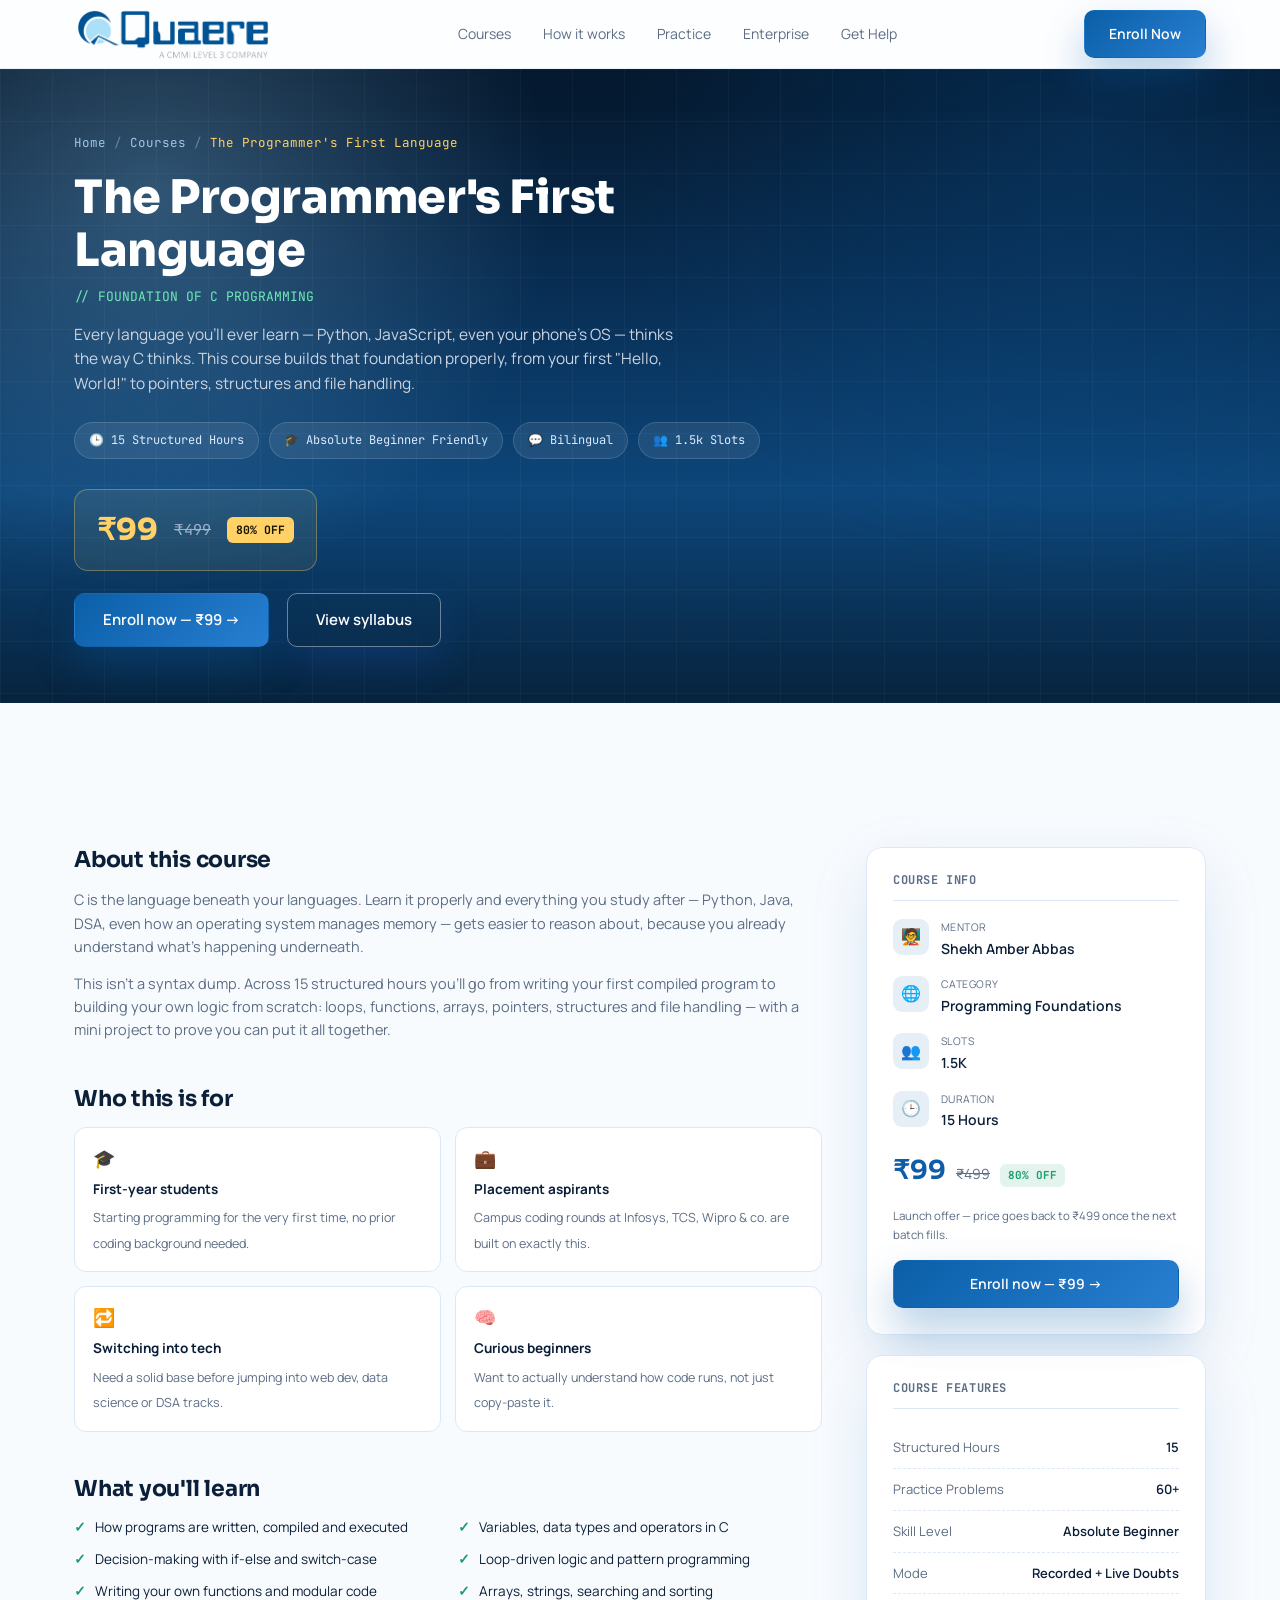
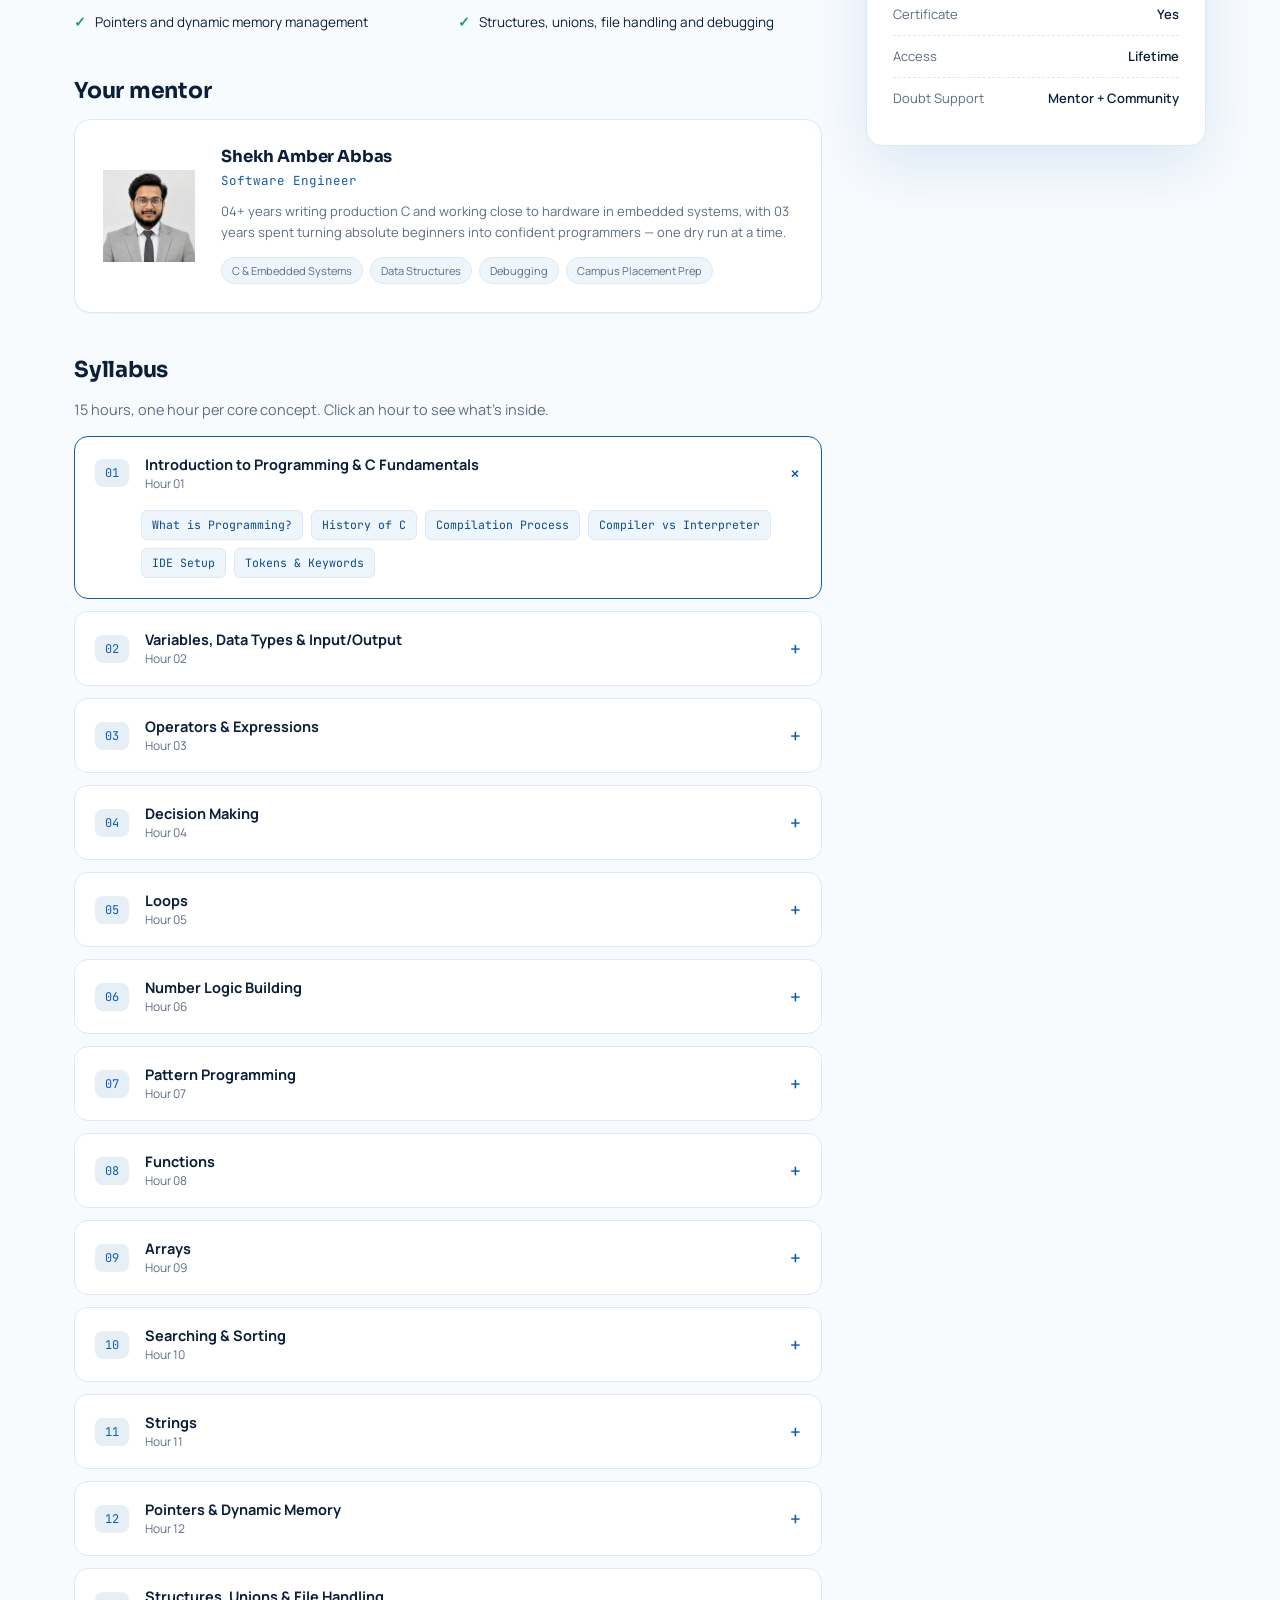
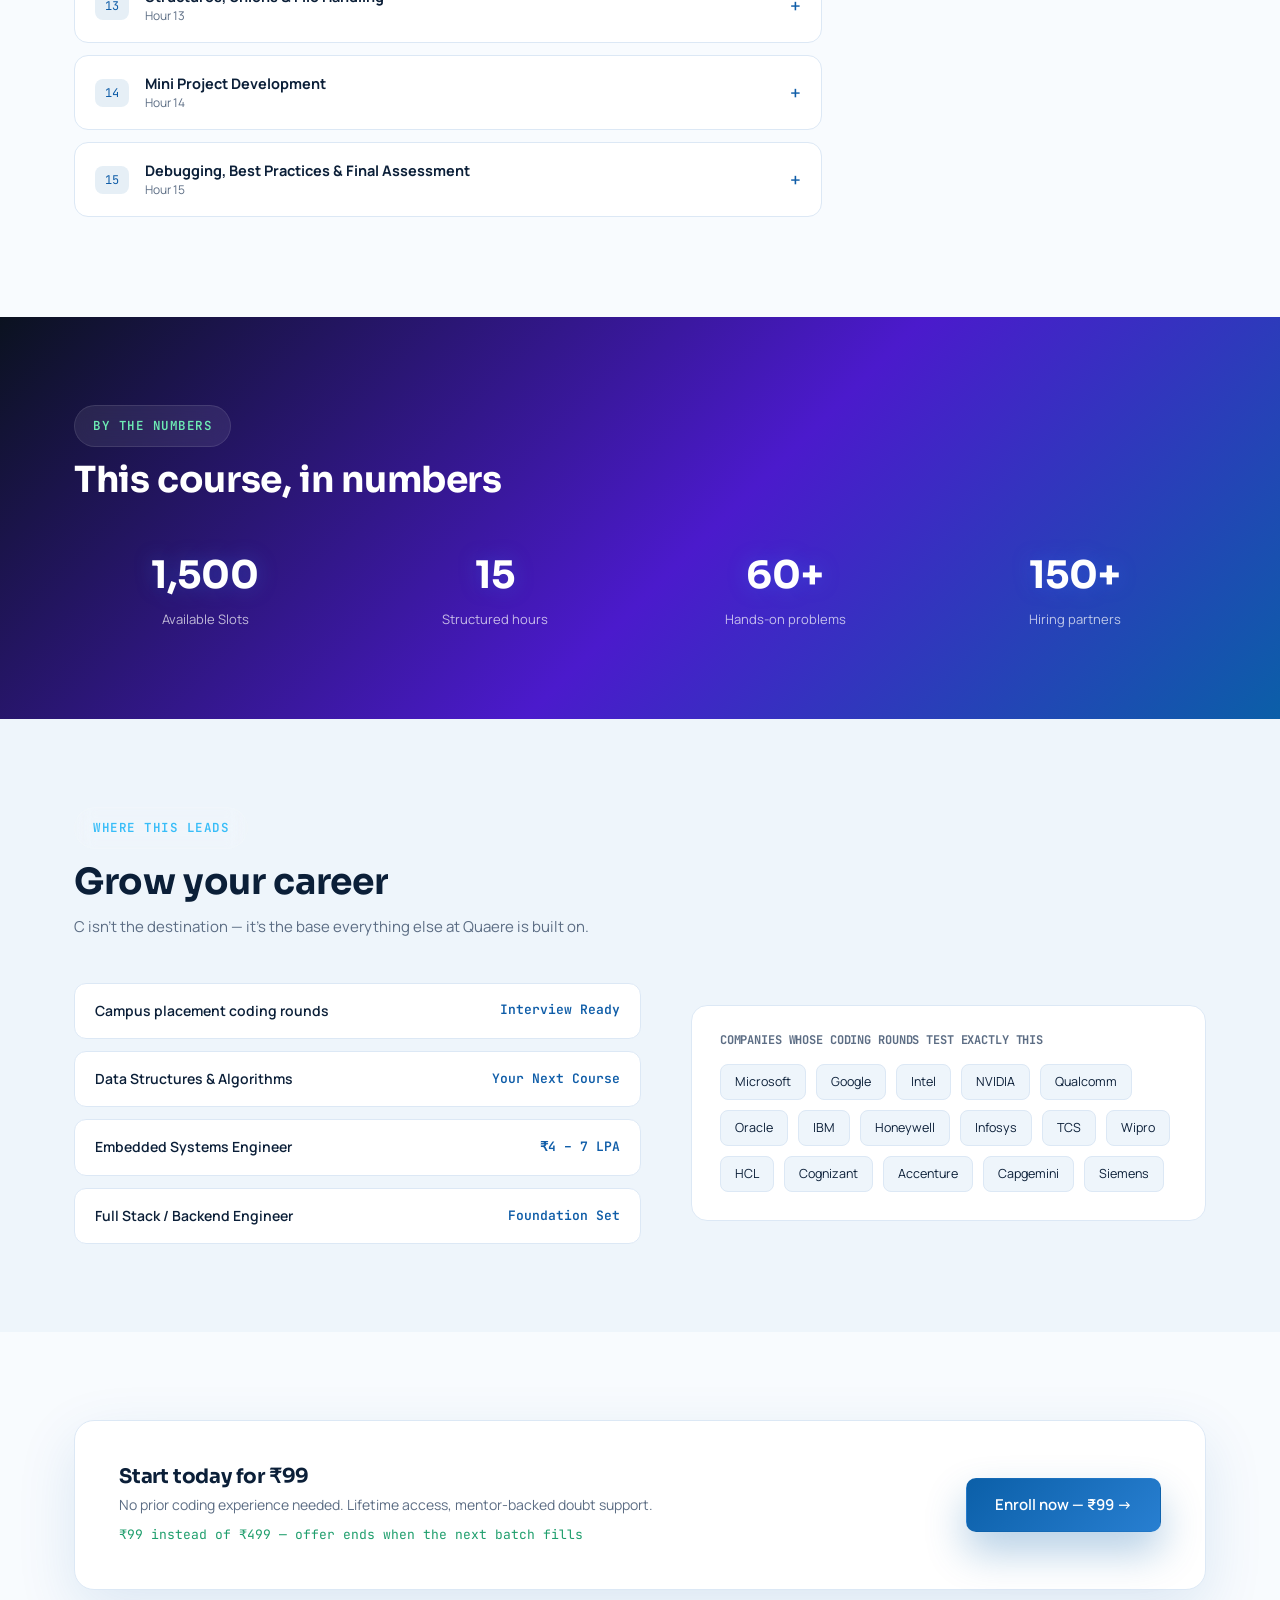
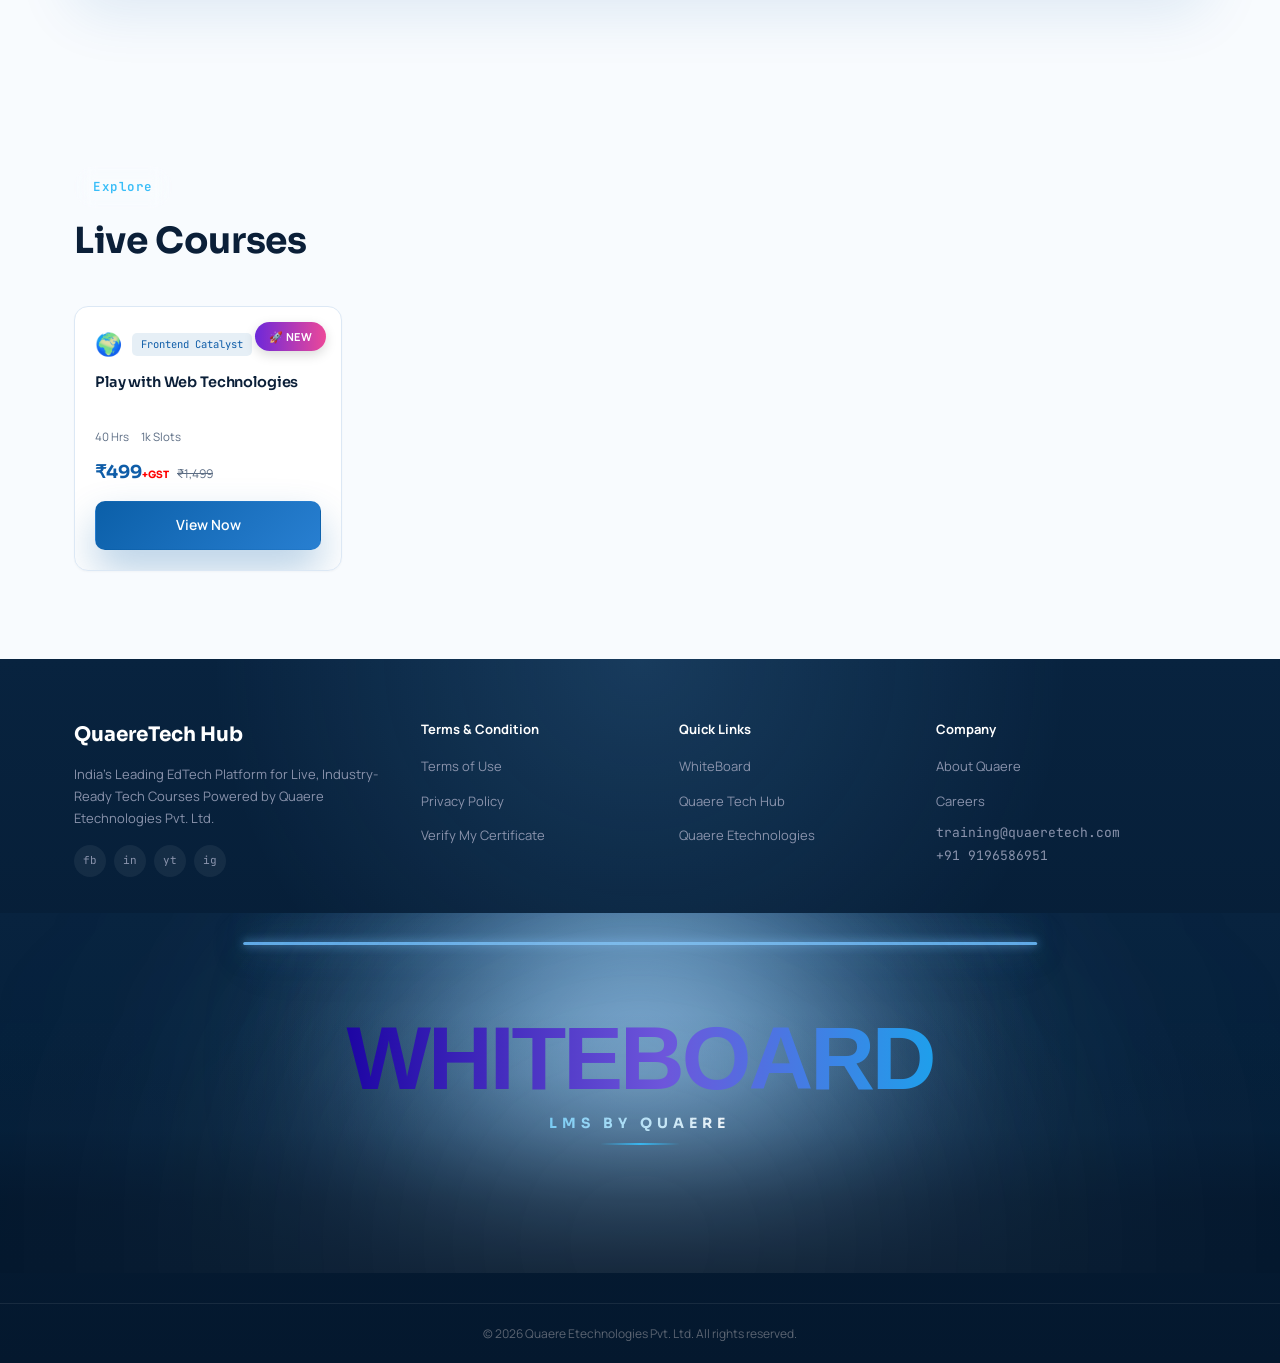
<file: programmersfirstlanguage.html>
<!DOCTYPE html>
<html lang="en">
<head>
<meta charset="UTF-8">
<meta name="viewport" content="width=device-width, initial-scale=1.0">
<meta name="color-scheme" content="light">
<title>The Programmer's First Language — Foundation of C Programming | Quaere.tech</title>
<link rel="preconnect" href="https://fonts.googleapis.com">
<link rel="preconnect" href="https://fonts.gstatic.com" crossorigin>
<link rel="shortcut icon" href="img/favicon.png" type="image/x-icon">
<link href="https://fonts.googleapis.com/css2?family=Sora:wght@500;600;700;800&family=Manrope:wght@400;500;600;700&family=JetBrains+Mono:wght@400;500;600&display=swap" rel="stylesheet">
<style>
:root{
  --primary:#0F5DA8;
  --primary-dark:#0B4B89;
  --primary-light:#5EA9E6;
  --secondary:#8FC3E5;
  --bg:#F8FBFE;
  --bg-soft:#EEF5FB;
  --surface:#FFFFFF;
  --text:#0B1F38;
  --text-light:#5C6D84;
  --border:#DCE8F5;
  --accent:#0F5DA8;
  --accent-light:#3D8BD8;
  --gold:#FFD166;
  --green:#1E9E6C;
  --shadow:0 20px 60px rgba(15,93,168,.12);
  --shadow-lg:0 35px 80px rgba(15,93,168,.18);
  --sans:'Manrope',sans-serif;
  --disp:'Sora',sans-serif;
  --mono:'JetBrains Mono',monospace;
}
*,*::before,*::after{box-sizing:border-box;margin:0;padding:0}
html{scroll-behavior:smooth}
body{background:var(--bg);color:var(--text);font-family:var(--sans);line-height:1.6;overflow-x:hidden}
h1,h2,h3,h4{font-family:var(--disp);line-height:1.15;letter-spacing:-.01em}
a{color:inherit;text-decoration:none}
img{max-width:100%;display:block}
ul{list-style:none}
::selection{background:var(--primary);color:#fff}
:focus-visible{outline:2px solid var(--primary);outline-offset:2px}
.wrap{max-width:1180px;margin:0 auto;padding:0 24px}
.eyebrow{font-family:var(--mono);font-size:12.5px;color:var(--primary);letter-spacing:.04em;display:inline-block;margin-bottom:12px}
.section{padding:38px 0}
.section.soft{background:var(--bg-soft)}
.section.band{background:linear-gradient(135deg,#0B1220 0%,#4b1acc 55%,#0B5FA8 100%);color:#fff}
.section.band .eyebrow{color:#6EEBB4}
.head{max-width:580px;margin-bottom:44px}
.head h2{font-size:clamp(22px,3.2vw,32px);font-weight:700}
.head p{color:var(--text-light);margin-top:10px;font-size:14.5px}
.section.band .head p{color:rgba(255,255,255,.7)}

/* ---------- reveal utility (shared brand micro-interaction) ---------- */
.reveal{opacity:0;transform:translateY(18px);transition:opacity .6s ease,transform .6s ease}
.reveal.in{opacity:1;transform:translateY(0)}
.lr-line{display:inline-block;overflow:hidden;vertical-align:top}
.lr-word{display:inline-block;transform:translateY(115%);opacity:0;transition:transform .65s cubic-bezier(.16,1,.3,1),opacity .4s ease}
.reveal.in .lr-word,.head.in .lr-word{transform:translateY(0);opacity:1}

/* ---------- buttons ---------- */
.btn{display:inline-flex;align-items:center;justify-content:center;gap:6px;border-radius:10px;padding:12px 24px;font-weight:600;font-size:14px;cursor:pointer;border:1px solid transparent;transition:.2s;white-space:nowrap}
.btn-solid{background:linear-gradient(135deg,#0B5FA8,#287FD1);box-shadow:0 20px 40px rgba(11,95,168,.30);color:#fff}
.btn-solid:hover{background:var(--primary-dark);transform:translateY(-1px)}
.btn-outline{border-color:var(--border);color:var(--text)}
.btn-outline:hover{border-color:var(--primary);color:var(--primary)}
.btn-outline-light{border:1.5px solid rgba(255,255,255,.4);color:#fff}
.btn-outline-light:hover{background:#fff;color:var(--text)}
.btn-ghost{color:var(--text-light)}
.btn-ghost:hover{color:var(--text)}
.btn-lg{padding:14px 28px;font-size:15px}
.btn-block{width:100%}

/* ================= NAV (original, unchanged) ================= */
.nav{position:sticky;top:0;z-index:100;background:rgba(255,255,255,.72);backdrop-filter:blur(25px);border-bottom:1px solid rgba(11,95,168,.08);box-shadow:0 15px 40px rgba(11,95,168,.05)}
.nav-inner{display:flex;align-items:center;justify-content:space-between;height:68px;gap:20px}
.logo img{height:55px;width:auto;display:block}
.logo span{color:var(--primary)}
.nav-links{display:flex;gap:8px;align-items:center}
.nav-links>a,.nav-item>a{font-size:14px;color:var(--text-light);transition:.2s;padding:10px 12px;display:inline-block}
.nav-links>a:hover,.nav-item>a:hover{color:var(--text)}
.nav-cta{display:flex;gap:10px;align-items:center}
.burger{display:none;flex-direction:column;gap:4px;background:none;border:none;cursor:pointer;padding:6px}
.burger span{width:22px;height:2px;background:var(--text)}
.nav-item{position:relative}
.mega{position:absolute;top:100%;left:50%;transform:translateX(-50%) translateY(6px);width:600px;background:#fff;border:1px solid var(--border);border-radius:16px;box-shadow:0 24px 60px rgba(11,18,32,.14);padding:26px;display:grid;grid-template-columns:repeat(3,1fr);gap:22px;opacity:0;visibility:hidden;transition:opacity .2s ease,transform .2s ease;z-index:200}
.nav-item:hover .mega,.nav-item:focus-within .mega{opacity:1;visibility:visible;transform:translateX(-50%) translateY(0)}
.mega h5{font-size:11px;text-transform:uppercase;letter-spacing:.05em;color:var(--text-light);margin-bottom:10px}
.mega a{display:block;font-size:13.5px;padding:5px 0;color:var(--text)}
.mega a:hover{color:var(--primary)}
.mega-all{color:var(--primary)!important;font-weight:600}
.mega-price{color:var(--green)!important;font-weight:700}
@media(max-width:980px){.mega{display:none}}
@media(max-width:880px){
  .nav-links,.nav-cta{display:none}
  .burger{display:flex}
  .nav-links.open{display:flex;flex-direction:column;position:absolute;top:68px;left:0;right:0;background:#fff;padding:20px 24px;border-bottom:1px solid var(--border);align-items:flex-start;z-index:150}
  .nav-links.open .mega{display:none}
}

/* ================= PAGE HERO ================= */
.page-hero{
  position:relative;
  overflow:hidden;
  padding:60px 0 52px;
  background:
    radial-gradient(circle at 12% 20%, rgba(145,198,232,.30), transparent 32%),
    radial-gradient(circle at 85% 10%, rgba(11,95,168,.24), transparent 38%),
    linear-gradient(180deg,#05172B,#082D52,#0D467A,#07233D);
  color:#fff;
}
.page-hero::before{
  content:"";position:absolute;inset:0;
  background:linear-gradient(rgba(255,255,255,.03) 1px,transparent 1px),linear-gradient(90deg,rgba(255,255,255,.03) 1px,transparent 1px);
  background-size:52px 52px;pointer-events:none;
}
.crumb{position:relative;z-index:2;font-family:var(--mono);font-size:12.5px;color:#9FC6EA;display:flex;gap:8px;align-items:center;margin-bottom:18px}
.crumb a{color:#9FC6EA}
.crumb a:hover{color:#fff}
.crumb .sep{opacity:.5}
.crumb .cur{color:var(--gold)}
.page-hero h1{position:relative;z-index:2;font-size:clamp(28px,4.2vw,44px);font-weight:800;color:#fff;max-width:760px}
.page-hero .tagline{position:relative;z-index:2;font-family:var(--mono);font-size:13px;color:#6EEBB4;margin-top:10px;display:block}
.page-hero .sub{position:relative;z-index:2;color:#cbd5e1;font-size:15.5px;margin-top:14px;max-width:600px}
.hero-badges{position:relative;z-index:2;display:flex;flex-wrap:wrap;gap:10px;margin-top:24px}
.hbadge{font-family:var(--mono);font-size:12px;color:#dbeafe;background:rgba(255,255,255,.08);border:1px solid rgba(255,255,255,.14);padding:8px 14px;border-radius:20px}

.price-strip{position:relative;z-index:2;display:flex;align-items:center;gap:16px;flex-wrap:wrap;margin-top:30px;padding:16px 22px;background:rgba(255,209,102,.08);border:1px solid rgba(255,209,102,.35);border-radius:14px;max-width:fit-content}
.price-strip .now{font-family:var(--disp);font-size:30px;font-weight:800;color:var(--gold)}
.price-strip .was{font-family:var(--mono);font-size:15px;color:#9FB2CC;text-decoration:line-through}
.price-strip .off{font-family:var(--mono);font-size:11.5px;background:var(--gold);color:#1a1300;padding:4px 9px;border-radius:6px;font-weight:700}
.hero-actions{position:relative;z-index:2;display:flex;gap:14px;flex-wrap:wrap;margin-top:22px}

/* ================= MAIN LAYOUT ================= */
.course-layout{display:grid;grid-template-columns:1fr 340px;gap:44px;align-items:start;padding-top:56px}
.course-main h2{font-size:22px;font-weight:700;margin:44px 0 16px}
.course-main h2:first-child{margin-top:0}
.course-main p{color:var(--text-light);font-size:14.5px;margin-bottom:14px}
.check-list{display:grid;grid-template-columns:1fr 1fr;gap:10px 20px;margin-top:6px}
.check-list li{display:flex;gap:9px;align-items:flex-start;font-size:13.5px;color:var(--text)}
.check-list li::before{content:"✓";color:var(--green);font-weight:700;flex-shrink:0}
@media(max-width:640px){.check-list{grid-template-columns:1fr}}

/* who this is for */
.for-grid{display:grid;grid-template-columns:1fr 1fr;gap:14px;margin-top:6px}
.for-card{background:#fff;border:1px solid var(--border);border-radius:12px;padding:16px 18px}
.for-card .fi{font-size:18px;margin-bottom:6px}
.for-card strong{display:block;font-size:13.5px;margin-bottom:4px}
.for-card span{font-size:12.5px;color:var(--text-light)}
@media(max-width:640px){.for-grid{grid-template-columns:1fr}}

/* sidebar */
.sidebar{position:sticky;top:92px;display:flex;flex-direction:column;gap:20px}
.info-card{background:#fff;border:1px solid var(--border);border-radius:16px;padding:26px;box-shadow:var(--shadow)}
.info-card h3{font-size:12px;font-family:var(--mono);text-transform:uppercase;letter-spacing:.05em;color:var(--text-light);margin-bottom:18px;padding-bottom:12px;border-bottom:1px solid var(--border)}
.info-row{display:flex;gap:12px;align-items:flex-start;margin-bottom:16px}
.info-row .ic{width:36px;height:36px;border-radius:9px;background:rgba(11,95,168,.1);color:var(--primary);display:flex;align-items:center;justify-content:center;font-size:16px;flex-shrink:0}
.info-row .lbl{font-size:10.5px;text-transform:uppercase;letter-spacing:.04em;color:var(--text-light)}
.info-row .val{font-size:14px;font-weight:600;color:var(--text);margin-top:2px}
.price-row{display:flex;align-items:baseline;gap:10px;margin:18px 0 4px}
.price-row strong{font-family:var(--disp);font-size:28px;color:var(--accent)}
.price-row del{color:var(--text-light);font-size:14px}
.price-row .off-tag{font-family:var(--mono);font-size:11px;background:rgba(30,158,108,.12);color:var(--green);padding:3px 8px;border-radius:6px;font-weight:700}
.price-note{font-size:11.5px;color:var(--text-light);margin-bottom:16px}
.feat-list li{display:flex;justify-content:space-between;font-size:13px;padding:10px 0;border-bottom:1px dashed var(--border);color:var(--text-light)}
.feat-list li span:last-child{color:var(--text);font-weight:600;text-align:right}
.feat-list li:last-child{border-bottom:none}

/* ================= SYLLABUS ACCORDION ================= */
.syllabus{margin-top:6px}
.mod{border:1px solid var(--border);border-radius:14px;margin-bottom:12px;background:#fff;overflow:hidden;transition:border-color .2s}
.mod.open{border-color:var(--primary)}
.mod-head{width:100%;display:flex;align-items:center;gap:16px;padding:18px 20px;background:none;border:none;cursor:pointer;text-align:left;font-family:var(--sans)}
.mod-num{font-family:var(--mono);font-size:12px;color:var(--primary);background:rgba(11,95,168,.1);border-radius:8px;padding:6px 10px;flex-shrink:0}
.mod-title{flex:1}
.mod-title strong{display:block;font-size:14.5px;font-weight:700;color:var(--text)}
.mod-title span{font-size:12px;color:var(--text-light)}
.mod-plus{font-family:var(--mono);font-size:18px;color:var(--primary);transition:transform .3s;flex-shrink:0}
.mod.open .mod-plus{transform:rotate(45deg)}
.mod-panel{max-height:0;overflow:hidden;transition:max-height .35s ease}
.mod-panel-inner{padding:0 20px 20px 66px}
.mod-topics{display:flex;flex-wrap:wrap;gap:8px}
.mod-topics span{font-family:var(--mono);font-size:11.5px;color:var(--primary-dark);background:var(--bg-soft);border:1px solid var(--border);padding:5px 10px;border-radius:6px}

/* ================= TRAINER ================= */
.trainer-card{display:flex;gap:26px;align-items:center;background:#fff;border:1px solid var(--border);border-radius:16px;padding:28px;box-shadow:0 1px 2px rgba(11,18,32,.03)}
.trainer-avatar{width:92px;height:92px;border-radius:50%;background:linear-gradient(135deg,var(--primary-light),var(--primary));flex-shrink:0;display:flex;align-items:center;justify-content:center;color:#fff;font-family:var(--disp);font-size:30px;font-weight:700}
.trainer-info h4{font-size:16.5px;font-weight:700}
.trainer-info .role{font-size:12.5px;color:var(--primary);font-family:var(--mono);margin:4px 0 10px}
.trainer-info p{font-size:13px;color:var(--text-light)}
.trainer-tags{display:flex;flex-wrap:wrap;gap:7px;margin-top:12px}
.trainer-tags span{font-size:11px;background:var(--bg-soft);border:1px solid var(--border);padding:4px 10px;border-radius:14px;color:var(--text-light)}
@media(max-width:560px){.trainer-card{flex-direction:column;text-align:center}.trainer-tags{justify-content:center}}

/* ================= STATS BAND ================= */
.stats-grid{grid-template-columns:repeat(4,1fr);text-align:center;display:grid;gap:28px}
.stat strong{font-family:var(--disp);font-size:clamp(26px,3vw,38px);color:#fff;display:block;text-shadow:0 0 20px rgba(59,130,246,.35)}
.stat span{font-size:13px;color:rgba(255,255,255,.7)}
@media(max-width:640px){.stats-grid{grid-template-columns:1fr 1fr}}

/* ================= GROW YOUR CAREER ================= */
.career-grid{display:grid;grid-template-columns:1.1fr 1fr;gap:50px;align-items:center}
.role-cards{display:flex;flex-direction:column;gap:12px}
.role-card{display:flex;justify-content:space-between;align-items:center;background:#fff;border:1px solid var(--border);border-radius:12px;padding:16px 20px;transition:.2s;gap:14px}
.role-card:hover{border-color:var(--primary);transform:translateX(4px)}
.role-card .rname{font-size:14px;font-weight:600}
.role-card .rsalary{font-family:var(--mono);font-size:12.5px;color:var(--accent);font-weight:600;text-align:right;flex-shrink:0}
.partners-box{background:#fff;border:1px solid var(--border);border-radius:16px;padding:28px}
.partners-box h4{font-size:12px;font-family:var(--mono);text-transform:uppercase;color:var(--text-light);margin-bottom:16px}
.partner-tags{display:flex;flex-wrap:wrap;gap:10px}
.partner-tags span{font-size:12.5px;background:var(--bg-soft);border:1px solid var(--border);padding:7px 14px;border-radius:8px;color:var(--text)}
@media(max-width:900px){.career-grid{grid-template-columns:1fr}}

/* ================= FINAL CTA ================= */
.final-cta{background:#fff;border:1px solid var(--border);border-radius:20px;padding:44px;display:flex;justify-content:space-between;align-items:center;gap:24px;box-shadow:var(--shadow)}
.final-cta h3{font-size:20px;margin-bottom:6px}
.final-cta p{color:var(--text-light);font-size:14px}
.final-cta .fc-price{font-family:var(--mono);font-size:13px;color:var(--green);margin-top:8px;display:block}
@media(max-width:700px){.final-cta{flex-direction:column;text-align:center}}

@media(max-width:960px){
  .course-layout{grid-template-columns:1fr}
  .sidebar{position:static}
}

/* ================= FOOTER (original, unchanged) ================= */
.footer{background:radial-gradient(circle at top,rgba(94,169,230,.18),transparent 45%),linear-gradient(180deg,#08233F 0%,#04182E 100%);color:#8A93AC;padding:60px 0 0}
.footer-grid{display:grid;grid-template-columns:1.4fr 1fr 1fr 1.2fr;gap:32px;padding-bottom:20px}
.f-brand .logo{display:block;margin-bottom:12px;color:#fff;font-family:var(--disp);font-weight:700;font-size:20px}
.footer p{font-size:13px;color:#8A93AC;line-height:1.7}
.f-social{display:flex;gap:8px;margin:16px 0}
.f-social a{width:32px;height:32px;border-radius:50%;background:rgba(255,255,255,.06);display:flex;align-items:center;justify-content:center;font-size:11px;font-family:var(--mono);color:#8A93AC}
.f-social a:hover{background:var(--primary);color:#fff}
.footer h5{font-size:13px;margin-bottom:14px;color:#fff}
.footer ul li{margin-bottom:9px}
.footer ul li a{font-size:13px;color:#8A93AC}
.footer ul li a:hover{color:#6EEBB4}
.f-contact{font-family:var(--mono);font-size:12.5px;color:#8A93AC;margin-top:6px}
.footer-bottom{border-top:1px solid rgba(255,255,255,.08);margin-top:30px;padding:20px 0;text-align:center;font-size:12px;color:#5B6472}

/* ---- lamp signature (original) ---- */
.lamp-section{position:relative;width:100%;height:40vh;min-height:280px;overflow:hidden;display:flex;justify-content:center;align-items:flex-start;background:radial-gradient(circle at 50% -15%,rgba(94,169,230,.18) 0%,rgba(94,169,230,.08) 25%,transparent 55%),radial-gradient(circle at center,rgba(11,95,168,.12),transparent 65%),linear-gradient(180deg,#08233F 0%,#06213C 35%,#04182E 100%)}
.lamp-wrapper{width:100%;max-width:1400px;height:100%;position:relative}
.lamp-top-line{position:absolute;top:8%;left:50%;transform:translateX(-50%);width:62%;height:3px;border-radius:20px;background:#5EA9E6;box-shadow:0 0 10px #5EA9E6,0 0 30px rgba(94,169,230,.5),0 0 60px rgba(94,169,230,.35)}
.lamp-glow-back{position:absolute;top:-55%;left:50%;transform:translateX(-50%);width:70vw;height:70vw;max-width:900px;max-height:900px;border-radius:50%;background:radial-gradient(circle,rgba(94,169,230,.55) 0%,rgba(94,169,230,.28) 22%,rgba(94,169,230,.12) 42%,rgba(94,169,230,.05) 58%,transparent 76%);filter:blur(95px);opacity:.95}
.lamp-glow{position:absolute;max-width:650px;max-height:650px;top:-38%;left:50%;transform:translateX(-50%);width:45vw;height:45vw;border-radius:50%;background:radial-gradient(circle,rgba(94,169,230,.95),rgba(94,169,230,.42) 30%,rgba(94,169,230,.18) 52%,rgba(94,169,230,.08) 66%,transparent 78%);filter:blur(80px);animation:lampPulse 5s ease-in-out infinite}
.lamp-glow-back{animation:lampPulse 5s ease-in-out infinite}
@keyframes lampPulse{0%{transform:translateX(-50%) scale(1);opacity:.92}50%{transform:translateX(-50%) scale(1.08);opacity:1}100%{transform:translateX(-50%) scale(1);opacity:.92}}
.shadow-mask{position:absolute;inset:0;background:linear-gradient(to bottom,transparent 0%,transparent 28%,rgba(8,35,63,.12) 45%,rgba(8,35,63,.35) 60%,rgba(4,24,46,.72) 80%,#04182E 100%)}
.lamp-content{position:absolute;width:100%;top:34%;transform:translateY(-15%);left:0;display:flex;justify-content:center;text-align:center;z-index:20}
.lamp-title{display:flex;flex-direction:column;align-items:center;justify-content:center;text-align:center;margin:0;user-select:none;opacity:0}
.lamp-main{position:relative;display:block;font-family:Inter,sans-serif;font-size:clamp(52px,7vw,140px);font-weight:900;line-height:.9;letter-spacing:-3px;text-transform:uppercase;background:linear-gradient(90deg,#1d05a3 0%,#6d56db 18%,#11acee 36%,#4d3cd0 50%,#401388 65%,#4867d7 82%,#6583e5 100%);background-size:300% auto;-webkit-background-clip:text;background-clip:text;-webkit-text-fill-color:transparent;animation:gradientFlow 8s linear infinite}
.lamp-sub{position:relative;display:block;margin-top:16px;font-size:clamp(11px,1.1vw,18px);font-weight:700;letter-spacing:5px;text-transform:uppercase;color:#dbeafe;opacity:.92}
@keyframes gradientFlow{from{background-position:0% center}to{background-position:300% center}}

.popup{

    position:fixed;
    inset:0;

    background:rgba(0,0,0,.55);

    display:none;

    justify-content:center;
    align-items:center;

    z-index:9999;

}

.popup.show{

    display:flex;

}

.popup-content{

    width:420px;
    max-width:95%;

    background:#fff;

    padding:30px;

    border-radius:15px;

    position:relative;

    animation:popup .35s;

}

@keyframes popup{

from{

opacity:0;
transform:translateY(40px);

}

to{

opacity:1;
transform:translateY(0);

}

}

.close-popup{

    position:absolute;

    right:18px;
    top:12px;

    cursor:pointer;

    font-size:26px;

}

.popup input{

    width:100%;

    padding:12px;

    margin-top:15px;

    border:1px solid #ddd;

    border-radius:8px;

}

.popup button{

    width:100%;

    margin-top:20px;

    padding:12px;

    background:#005495;

    color:#fff;

    border:none;

    border-radius:8px;

    cursor:pointer;

}
</style>
<link rel="stylesheet" href="css/style.css">

</head>
<body>

<header class="nav">
  <div class="wrap nav-inner">
    <a href="index.html" class="logo">
      <img src="img/logo-quaere.png" alt="Quaere">
    </a>
    <nav class="nav-links" id="navLinks">
      <div class="nav-item">
        <a href="index.html#courses">Courses</a>
        <!-- <div class="mega">
          <div><h5>Popular</h5>
            <a href="index.html#courses">Data Science</a>
            <a href="index.html#courses">AI / ML</a>
            <a href="full-stack-mern.html">Full Stack Web Dev</a>
          </div>
          <div><h5>More tracks</h5>
            <a href="index.html#courses">DevOps &amp; Cloud</a>
            <a href="index.html#courses">Cyber Security</a>
            <a href="index.html#courses">Mobile Dev</a>
          </div>
          <div><h5>Fast-track</h5>
            <a href="programmersfirstlanguage.html" class="mega-price">C Programming — ₹99 only</a>
            <a href="index.html#courses">LiveClass Premium</a>
            <a href="index.html#courses" class="mega-all">View all courses →</a>
          </div>
        </div> -->
      </div>
      <a href="index.html#process">How it works</a>
      <a href="index.html#practice">Practice</a>
      <a href="index.html#enterprise">Enterprise</a>
      <a href="index.html#contact">Get Help</a>
    </nav>
    <div class="nav-cta">
      <!-- <a href="#" class="btn btn-ghost">Log in</a> -->
      <a href="enrollment.html" class="btn btn-solid">Enroll Now</a>
    </div>
    <button class="burger" id="burger" aria-label="Toggle menu"><span></span><span></span><span></span></button>
  </div>
</header>

<!-- ================= PAGE HERO ================= -->
<section class="page-hero">
  <div class="wrap">
    <div class="crumb">
      <a href="index.html">Home</a><span class="sep">/</span>
      <a href="index.html#courses">Courses</a><span class="sep">/</span>
      <span class="cur">The Programmer's First Language</span>
    </div>
    <h1>The Programmer's First Language</h1>
    <span class="tagline">// FOUNDATION OF C PROGRAMMING</span>
    <p class="sub">Every language you'll ever learn — Python, JavaScript, even your phone's OS — thinks the way C thinks. This course builds that foundation properly, from your first "Hello, World!" to pointers, structures and file handling.</p>
    <div class="hero-badges">
      <span class="hbadge">🕒 15 Structured Hours</span>
      <span class="hbadge">🎓 Absolute Beginner Friendly</span>
      <span class="hbadge">💬 Bilingual</span>
      <span class="hbadge">👥 1.5k Slots</span>
    </div>
    <div class="price-strip reveal">
      <span class="now">₹99</span>
      <span class="was">₹499</span>
      <span class="off">80% OFF</span>
    </div>
    <div class="hero-actions">
      <a href="enrollment.html?id=c-language" class="btn btn-solid btn-lg">Enroll now — ₹99 →</a>
      <a href="#syllabus" class="btn btn-outline-light btn-lg">View syllabus</a>
    </div>
  </div>
</section>

<!-- ================= MAIN CONTENT ================= -->
<section class="section">
  <div class="wrap">
    <div class="course-layout">

      <!-- MAIN COLUMN -->
      <div class="course-main">
        <h2>About this course</h2>
        <p>C is the language beneath your languages. Learn it properly and everything you study after — Python, Java, DSA, even how an operating system manages memory — gets easier to reason about, because you already understand what's happening underneath.</p>
        <p>This isn't a syntax dump. Across 15 structured hours you'll go from writing your first compiled program to building your own logic from scratch: loops, functions, arrays, pointers, structures and file handling — with a mini project to prove you can put it all together.</p>

        <h2>Who this is for</h2>
        <div class="for-grid">
          <div class="for-card"><div class="fi">🎓</div><strong>First-year students</strong><span>Starting programming for the very first time, no prior coding background needed.</span></div>
          <div class="for-card"><div class="fi">💼</div><strong>Placement aspirants</strong><span>Campus coding rounds at Infosys, TCS, Wipro &amp; co. are built on exactly this.</span></div>
          <div class="for-card"><div class="fi">🔁</div><strong>Switching into tech</strong><span>Need a solid base before jumping into web dev, data science or DSA tracks.</span></div>
          <div class="for-card"><div class="fi">🧠</div><strong>Curious beginners</strong><span>Want to actually understand how code runs, not just copy-paste it.</span></div>
        </div>

        <h2>What you'll learn</h2>
        <ul class="check-list">
          <li>How programs are written, compiled and executed</li>
          <li>Variables, data types and operators in C</li>
          <li>Decision-making with if-else and switch-case</li>
          <li>Loop-driven logic and pattern programming</li>
          <li>Writing your own functions and modular code</li>
          <li>Arrays, strings, searching and sorting</li>
          <li>Pointers and dynamic memory management</li>
          <li>Structures, unions, file handling and debugging</li>
        </ul>


        <h2>Your mentor</h2>
        <div class="trainer-card">
          <div class="trainer-avatar"> <img src="img/abbassq.jpeg" alt=""> </div>
          <div class="trainer-info">
            <h4>Shekh Amber Abbas</h4>
            <div class="role">Software Engineer</div>
            <p>04+ years writing production C and working close to hardware in embedded systems, with 03 years spent turning absolute beginners into confident programmers — one dry run at a time.</p>
            <div class="trainer-tags">
              <span>C &amp; Embedded Systems</span><span>Data Structures</span><span>Debugging</span><span>Campus Placement Prep</span>
            </div>
          </div>
        </div>

        <h2 id="syllabus">Syllabus</h2>
        <p>15 hours, one hour per core concept. Click an hour to see what's inside.</p>
        <div class="syllabus" data-user-id="modules1" id="syllabusList">
          <!-- modules injected by JS -->
        </div>

        
      </div>

      <!-- SIDEBAR -->
      <aside class="sidebar">
        <div class="info-card">
          <h3>Course Info</h3>
          <div class="info-row"><div class="ic">🧑‍🏫</div><div><div class="lbl">Mentor</div><div class="val">Shekh Amber Abbas</div></div></div>
          <div class="info-row"><div class="ic">🌐</div><div><div class="lbl">Category</div><div class="val">Programming Foundations</div></div></div>
          <div class="info-row"><div class="ic">👥</div><div><div class="lbl">Slots</div><div class="val">1.5K</div></div></div>
          <div class="info-row"><div class="ic">🕒</div><div><div class="lbl">Duration</div><div class="val">15 Hours</div></div></div>
          <div class="price-row"><strong>₹99</strong><del>₹499</del><span class="off-tag">80% OFF</span></div>
          <div class="price-note">Launch offer — price goes back to ₹499 once the next batch fills.</div>
          <a href="enrollment.html?id=c-language" class="btn btn-solid btn-block">Enroll now — ₹99 →</a>
        </div>

        <div class="info-card">
          <h3>Course Features</h3>
          <ul class="feat-list">
            <li><span>Structured Hours</span><span>15</span></li>
            <li><span>Practice Problems</span><span>60+</span></li>
            <li><span>Skill Level</span><span>Absolute Beginner</span></li>
            <li><span>Mode</span><span>Recorded + Live Doubts</span></li>
            <li><span>Certificate</span><span>Yes</span></li>
            <li><span>Access</span><span>Lifetime</span></li>
            <li><span>Doubt Support</span><span>Mentor + Community</span></li>
          </ul>
        </div>
      </aside>

    </div>
  </div>
</section>

<!-- ================= STATS BAND ================= -->
<section class="section band">
  <div class="wrap">
    <div class="head reveal">
      <span class="eyebrow scramble">BY THE NUMBERS</span>
      <h2 class="line-reveal">This course, in numbers</h2>
    </div>
    <div class="stats-grid">
      <div class="stat reveal"><strong data-count="1500" data-suffix="">0</strong><span>Available Slots</span></div>
      <div class="stat reveal"><strong data-count="15">0</strong><span>Structured hours</span></div>
      <div class="stat reveal"><strong data-count="60" data-suffix="+">0</strong><span>Hands-on problems</span></div>
      <div class="stat reveal"><strong data-count="150" data-suffix="+">0</strong><span>Hiring partners</span></div>
    </div>
  </div>
</section>

<!-- ================= GROW YOUR CAREER ================= -->
<section class="section soft" id="career">
  <div class="wrap">
    <div class="head reveal">
      <span class="eyebrow scramble">WHERE THIS LEADS</span>
      <h2 class="line-reveal">Grow your career</h2>
      <p>C isn't the destination — it's the base everything else at Quaere is built on.</p>
    </div>
    <div class="career-grid">
      <div class="role-cards reveal">
        <div class="role-card"><span class="rname">Campus placement coding rounds</span><span class="rsalary">Interview Ready</span></div>
        <div class="role-card"><span class="rname">Data Structures &amp; Algorithms</span><span class="rsalary">Your Next Course</span></div>
        <div class="role-card"><span class="rname">Embedded Systems Engineer</span><span class="rsalary">₹4 – 7 LPA</span></div>
        <div class="role-card"><span class="rname">Full Stack / Backend Engineer</span><span class="rsalary">Foundation Set</span></div>
      </div>
      <div class="partners-box reveal">
        <h4>Companies whose coding rounds test exactly this</h4>
        <div class="partner-tags">
          <span>Microsoft</span><span>Google</span> <span>Intel</span> <span>NVIDIA</span> <span>Qualcomm</span> <span>Oracle</span> <span>IBM</span> <span>Honeywell</span>
          <span>Infosys</span><span>TCS</span><span>Wipro</span><span>HCL</span><span>Cognizant</span><span>Accenture</span><span>Capgemini</span><span>Siemens</span>
        </div>
      </div>
    </div>
  </div>
</section>

<!-- ================= FINAL CTA ================= -->
<section class="section">
  <div class="wrap">
    <div class="final-cta reveal">
      <div>
        <h3>Start today for ₹99</h3>
        <p>No prior coding experience needed. Lifetime access, mentor-backed doubt support.</p>
        <span class="fc-price">₹99 instead of ₹499 — offer ends when the next batch fills</span>
      </div>
      <a href="enrollment.html?id=c-language" class="btn btn-solid btn-lg">Enroll now — ₹99 →</a>
    </div>
  </div>
</section>

<section class="section" id="courses">
  <div class="wrap">
    <div class="head reveal"><span class="eyebrow scramble">Explore</span><h2 class="line-reveal">Live Courses</h2></div>
    
    <div class="row g-3 courses-grid" id="coursesGrid">
      

      <article class="c-card new reveal col-12 col-sm-6 col-lg-3" data-cat="web"><div class="c-top">
        <span class="c-emoji">🌍</span><span class="c-tag">Frontend Catalyst</span></div><h3>Play with Web Technologies</h3><div class="c-meta"><span>40 Hrs</span><span>1k Slots</span></div><div class="c-price"><strong>₹499<small class="gst">+GST</small> </strong><del>₹1,499</del></div><a href="playingwithweb.html" class="btn btn-solid btn-block">View Now</a>
      </article>
     
    </div>
  </div>
</section>

<footer class="footer" id="contact">
  <div class="wrap footer-grid">
    <div class="f-brand">
      <a href="index.html" class="logo">Quaere<span></span>Tech Hub</a>
      <p>India's Leading EdTech Platform for Live, Industry-Ready Tech Courses
Powered by Quaere Etechnologies Pvt. Ltd.</p>
      <div class="f-social">
        <a href="https://www.facebook.com/quaeretech/" aria-label="Facebook">fb</a>
        <!-- <a href="#" aria-label="X">x</a> -->
        <a href="https://in.linkedin.com/company/quaeretech" aria-label="LinkedIn">in</a>
        <a href="https://www.youtube.com/@quaeretechlonogies" aria-label="YouTube">yt</a>
        <a href="https://www.instagram.com/quaeretech/" aria-label="Instagram">ig</a>
      </div>
    </div>
    <div class="f-col">
      <h5>Terms & Condition</h5>

                    <ul>

                        <li><a href="#">Terms of Use</a></li>
                        <li><a href="#">Privacy Policy</a></li>
                        <li><a href="#">Verify My Certificate</a></li>

                    </ul>
    </div>
    <div class="f-col">
    
                    <h5>Quick Links</h5>

                    <ul>

                        <li><a href="#">WhiteBoard</a></li>
                        <li><a href="https://training.quaeretech.com/">Quaere Tech Hub</a></li>
                        <li><a href="https://www.quaeretech.com/">Quaere Etechnologies</a></li>

                    </ul>
    </div>
    <div class="f-col">
      <h5>Company</h5>
      <ul><li><a href="#">About Quaere</a></li><li><a href="#">Careers</a></li>
        <!-- <li><a href="#">Privacy Policy</a></li><li><a href="#">Terms of Service</a></li> -->
      </ul>
      <p class="f-contact">training@quaeretech.com<br>+91 9196586951</p>
    </div>
  </div>
  <section class="lamp-section">
    <div class="lamp-wrapper">
      <div class="lamp-top-line"></div>
      <div class="lamp-glow-back"></div>
      <div class="lamp-glow"></div>
      <div class="shadow-mask"></div>
      <div class="lamp-content">
        <h1 class="lamp-title" id="lampTitle">
          <span class="lamp-main">WHITEBOARD</span>
         <span class="lamp-sub">
                        LMS BY QUAERE
                    </span>
        </h1>
      </div>
    </div>
  </section>
  <div class="footer-bottom">© 2026 Quaere Etechnologies Pvt. Ltd. All rights reserved.</div>
</footer>



<script src="https://cdn.jsdelivr.net/npm/bootstrap@5.3.3/dist/js/bootstrap.bundle.min.js"></script>
<script src="js/programmersfirstlanguage.js"></script>
<script src="js/script.js"></script>

</body>
</html>
</file>
<file: css/style.css>
:root{

/* Primary */

--primary:#0F5DA8;
--primary-dark:#0B4B89;
--primary-light:#5EA9E6;

/* Secondary */

--secondary:#8FC3E5;

/* Background */

--bg:#F8FBFE;
--bg-soft:#EEF5FB;
--surface:#FFFFFF;

/* Text */

--text:#0B1F38;
--text-light:#5C6D84;

/* Border */

--border:#DCE8F5;

/* Accent */

--accent:#0F5DA8;
--accent-light:#3D8BD8;

/* Shadow */

--shadow:
0 20px 60px rgba(15,93,168,.12);

--shadow-lg:
0 35px 80px rgba(15,93,168,.18);

/* Fonts */

--sans:'Manrope',sans-serif;

--disp:'Sora',sans-serif;
--mono:'JetBrains Mono',monospace;
--gold:#FFD166;

}
.gst{
    font-size: 10px;
    color: red;
}
*,*::before,*::after{box-sizing:border-box;margin:0;padding:0}
html{scroll-behavior:smooth}
body{background:var(--bg);color:var(--text);font-family:var(--sans);line-height:1.6;overflow-x:hidden}
h1,h2,h3,h4{font-family:var(--disp);line-height:1.15;letter-spacing:-.01em}
a{color:inherit;text-decoration:none}
::selection{background:var(--primary);color:#fff}
:focus-visible{outline:2px solid var(--primary);outline-offset:2px}
.wrap{max-width:1180px;margin:0 auto;padding:0 24px}
.eyebrow{font-family:var(--mono);font-size:12.5px;color:white;letter-spacing:.04em;display:inline-block;margin-bottom:12px}
.section{padding:96px 0}
.section.soft{background:var(--bg-soft)}
.section.band{background:linear-gradient(135deg,#0B1220 0%,#4b1acc 55%,#0B5FA8 100%);color:#fff}
.section.band .eyebrow{color:#6EEBB4}
.head{max-width:580px;margin-bottom:44px}
.head h2{font-size:clamp(24px,3.4vw,36px);font-weight:700}
.head p{color:var(--text-light);margin-top:12px;font-size:15px}

/* cursor */
html.has-cursor, html.has-cursor *{cursor:none!important}
.cursor-dot{position:fixed;top:0;left:0;width:16px;height:16px;border-radius:50%;background:var(--text);pointer-events:none;z-index:9999;transition:background .2s ease;}
.cursor-dot.big{background:rgba(0, 0, 255, 0.354)}

/* buttons */
.btn{display:inline-flex;align-items:center;justify-content:center;gap:6px;border-radius:10px;padding:12px 24px;font-weight:600;font-size:14px;cursor:pointer;border:1px solid transparent;transition:.2s;white-space:nowrap}
.btn-solid{background:

linear-gradient(

135deg,

#0B5FA8,

#287FD1

);

box-shadow:

0 20px 40px rgba(11,95,168,.30);
color:#fff;
}
.btn-solid:hover{background:var(--primary-dark); color:#fff}
.btn-outline{border-color:var(--border);color:var(--text)}
.btn-outline:hover{border-color:var(--primary);color:var(--primary)}
.btn-outline-light{border:1.5px solid rgba(255,255,255,.4);color:#fff}
.btn-outline-light:hover{background:#fff;color:var(--text)}
.btn-ghost{color:var(--text-light)}
.btn-ghost:hover{color:var(--text)}
.btn-lg{padding:14px 28px;font-size:15px}
.btn-block{width:100%}

/* topbar */
.topbar{background:var(--bg-soft);color:var(--text-light);font-size:12.5px;text-align:center;padding:9px 40px 9px 16px;position:relative;border-bottom:1px solid var(--border)}
.topbar strong{color:var(--text)}
.topbar a{color:var(--primary);text-decoration:underline}
.topbar-close{position:absolute;right:14px;top:50%;transform:translateY(-50%);background:none;border:none;color:var(--text-light);font-size:16px;cursor:pointer}

/* nav */
.nav{position:sticky;top:0;z-index:100;
  background:rgba(255,255,255,.72);

backdrop-filter:blur(25px);

border-bottom:1px solid rgba(11,95,168,.08);

box-shadow:0 15px 40px rgba(11,95,168,.05);
}
/* display/align-items/justify-content now handled by Bootstrap utilities
   (d-flex align-items-center justify-content-between) added on the element in HTML */
.nav-inner{height:68px;gap:20px}
.logo img{

height:55px;

width:auto;

display:block;

}
.logo span{color:var(--primary)}
.nav-links{display:flex;gap:8px;align-items:center}
.nav-links>a,.nav-item>a{font-size:14px;color:var(--text-light);transition:.2s;padding:10px 12px;display:inline-block}
.nav-links>a:hover,.nav-item>a:hover{color:var(--text)}
.nav-cta{display:flex;gap:10px;align-items:center}
.burger{display:none;flex-direction:column;gap:4px;background:none;border:none;cursor:pointer;padding:6px}
.burger span{width:22px;height:2px;background:var(--text)}

.nav-item{position:relative}
.mega{position:absolute;top:100%;left:50%;transform:translateX(-50%) translateY(6px);width:600px;background:#fff;border:1px solid var(--border);border-radius:16px;box-shadow:0 24px 60px rgba(11,18,32,.14);padding:26px;display:grid;grid-template-columns:repeat(3,1fr);gap:22px;opacity:0;visibility:hidden;transition:opacity .2s ease,transform .2s ease;z-index:200}
.nav-item:hover .mega,.nav-item:focus-within .mega{opacity:1;visibility:visible;transform:translateX(-50%) translateY(0)}
.mega h5{font-size:11px;text-transform:uppercase;letter-spacing:.05em;color:var(--text-light);margin-bottom:10px}
.mega a{display:block;font-size:13.5px;padding:5px 0;color:var(--text)}
.mega a:hover{color:var(--primary)}
.mega-all{color:var(--primary)!important;font-weight:600}
@media(max-width:980px){.mega{display:none}}

/*=============================
 HERO SECTION
==============================*/

.hero{
    position:relative;
    overflow:hidden;
    min-height:100vh;
    display:flex;
    align-items:center;
    background:
    radial-gradient(circle at 15% 15%,

rgba(145,198,232,.35),

transparent 30%),

radial-gradient(circle at 80% 15%,

rgba(11,95,168,.22),

transparent 35%),

radial-gradient(circle at 75% 75%,

rgba(94,169,230,.16),

transparent 35%),

linear-gradient(

180deg,

#05172B,

#082D52,

#0D467A,

#07233D

);
}

.hero::before{
    content:"";
    position:absolute;
    inset:0;
    background:
    linear-gradient(rgba(255,255,255,.03) 1px,transparent 1px),
    linear-gradient(90deg,rgba(255,255,255,.03) 1px,transparent 1px);
    background-size:60px 60px;
    animation:gridMove 15s linear infinite;
    pointer-events:none;
}

@keyframes gridMove{

0%{

transform:translateY(0);

}

100%{

transform:translateY(60px);

}

}

.hero::after{

content:"";
position:absolute;
width:700px;
height:700px;
border-radius:50%;
background:radial-gradient(circle,#2563eb55,transparent 70%);
filter:blur(90px);
top:-250px;
right:-200px;
animation:blobFloat 8s ease-in-out infinite;

}

@keyframes blobFloat{

0%,100%{

transform:translateY(0) rotate(0);

}

50%{

transform:translateY(50px) rotate(10deg);

}

}

.hero-grid{

position:relative;
z-index:10;

}

.hero-copy h1{

font-size:4rem;
line-height:1.1;
font-weight:800;
color:#fff;

}

.hero-copy h1 em{

font-style:normal;
background: 
linear-gradient(

90deg,

#91C6E8,

#FFFFFF,

#0B5FA8,

#91C6E8

);

background-size:300%;
background-clip:text;
animation:headingFlow 8s linear infinite;

-webkit-background-clip:text;

-webkit-text-fill-color:transparent;

}
@keyframes headingFlow{

0%{

background-position:0%;

}

100%{

background-position:300%;

}

}

.hero-copy p{

color:#cbd5e1;
font-size:1.15rem;
margin:25px 0 35px;

}

.eyebrow{

display:inline-block;
padding:10px 18px;
background:rgba(255,255,255,.08);
border:1px solid rgba(255,255,255,.1);
border-radius:40px;
color:#38bdf8;
font-weight:600;
margin-bottom:20px;
backdrop-filter:blur(10px);

}

/* display/gap/flex-wrap now handled by Bootstrap utilities (d-flex flex-wrap)
   added on the element in HTML; gap kept custom to preserve exact 18px spacing */
.hero-actions{

gap:18px;

}

.btn{

position:relative;
overflow:hidden;
transition:.4s;

}

.btn::before{

content:"";
position:absolute;
left:-120%;
top:0;
width:100%;
height:100%;
background:rgba(255,255,255,.2);
transform:skewX(-25deg);
transition:.6s;

}

.btn:hover::before{

left:120%;

}

/* display now handled by Bootstrap d-flex utility; the mobile-centered / desktop-left-aligned
   behavior previously set via a max-width:992px media query below is now handled by
   justify-content-center / justify-content-lg-start utilities added on the element in HTML */
.hero-stats{

gap:40px;
margin-top:50px;

}

.hero-stats strong{

display:block;
font-size:2rem;
background: 
linear-gradient(

180deg,

#FFFFFF,

#91C6E8

);

-webkit-background-clip:text;
background-clip:text;

-webkit-text-fill-color:transparent;

}

.hero-stats span{

color:#94a3b8;

}

.term-card{

position:relative;
background:rgba(255,255,255,.08);

backdrop-filter:blur(20px);

border:1px solid rgba(145,198,232,.15);

box-shadow:0 40px 80px rgba(11,95,168,.18);
overflow:hidden;
transform-style:preserve-3d;
}

.term-card::before{

content:"";
position:absolute;
inset:0;
background:linear-gradient(120deg,transparent,rgba(195, 146, 146, 0.08),transparent);
transform:translateX(-100%);

}

.term-card:hover::before{

transform:translateX(100%);
transition:1.2s;

}

.term-head{

background:#0f172a;
padding:15px 20px;
display:flex;
align-items:center;
gap:8px;
color:#fff;

}

.term-head i{

width:12px;
height:12px;
border-radius:50%;

}

.term-head i:nth-child(1){

background:#ef4444;

}

.term-head i:nth-child(2){

background:#f59e0b;

}

.term-head i:nth-child(3){

background:#10b981;

}
.term-card:hover>.term-body{
  color: white;
}

.term-body{

padding:35px;
color:#2256c5;
font-size:15px;
line-height:1.7;
min-height:250px;

}

@keyframes blink{

50%{

opacity:0;

}

}

.hero-spark{

position:absolute;
right:12%;
top:18%;
color:#38bdf8;
animation:sparkFloat 4s ease-in-out infinite;

}

@keyframes sparkFloat{

0%,100%{

transform:translateY(0) rotate(0);

}

50%{

transform:translateY(-18px) rotate(25deg);

}

}

.floating-circle{

position:absolute;
border-radius:50%;
background:rgba(59,130,246,.18);
backdrop-filter:blur(10px);

}

.f1{

width:90px;
height:90px;
left:8%;
top:20%;
animation:float1 6s infinite ease-in-out;

}

.f2{

width:40px;
height:40px;
right:12%;
bottom:15%;
animation:float2 5s infinite ease-in-out;

}

.f3{

width:70px;
height:70px;
right:35%;
top:12%;
animation:float3 7s infinite ease-in-out;

}

@keyframes float1{

50%{

transform:translateY(-35px);

}

}

@keyframes float2{

50%{

transform:translateY(20px);

}

}

@keyframes float3{

50%{

transform:translate(-20px,-30px);

}

}

.mouse-glow{

position:fixed;
width:320px;
height:320px;
pointer-events:none;
background:radial-gradient(

circle,

rgba(145,198,232,.30),

transparent 70%

);
border-radius:50%;
transform:translate(-50%,-50%);
z-index:1;
filter:blur(60px);

}

@media(max-width:992px){

.hero{

padding:120px 0;

}

.hero-copy h1{

font-size:2.7rem;

}

.term-card{

margin-top:60px;

}

}
/*===============================
PREMIUM UPGRADES
================================*/

.hero-noise{

position:absolute;
inset:0;
background:url("https://www.transparenttextures.com/patterns/noise.png");
opacity:.05;
mix-blend-mode:soft-light;
pointer-events:none;

}

.hero-gradient{

position:absolute;
width:900px;
height:900px;
left:50%;
top:50%;
transform:translate(-50%,-50%);
background:
radial-gradient(circle,#2563eb25 0%,transparent 65%);
filter:blur(100px);
animation:pulseGradient 6s infinite ease-in-out;

}

@keyframes pulseGradient{

50%{

transform:translate(-50%,-50%) scale(1.15);

}

}

.hero-line{

position:absolute;
height:2px;
background:linear-gradient(90deg,transparent,#38bdf8,transparent);
opacity:.35;

}

.line1{

top:22%;
left:-300px;
width:500px;
transform:rotate(15deg);

}

.line2{

bottom:20%;
right:-300px;
width:450px;
transform:rotate(-20deg);

}

.hero-orbit{

position:absolute;
border:1px solid rgba(255,255,255,.08);
border-radius:50%;

}

.orbit1{

width:600px;
height:600px;
left:-250px;
top:50%;
transform:translateY(-50%);

}

.orbit2{

width:400px;
height:400px;
right:-150px;
top:15%;

}

.hero-rings{

position:absolute;
right:14%;
bottom:10%;
width:180px;
height:180px;

}

.hero-rings span{

position:absolute;
inset:0;
border-radius:50%;
border:1px solid rgba(255,255,255,.08);

}

.hero-rings span:nth-child(2){

transform:scale(.75);

}

.hero-rings span:nth-child(3){

transform:scale(.5);

}

.scroll-indicator{

position:absolute;
bottom:35px;
left:50%;
transform:translateX(-50%);
width:32px;
height:55px;
border:2px solid rgba(255,255,255,.25);
border-radius:30px;

}

.scroll-indicator span{

position:absolute;
left:50%;
top:12px;
width:6px;
height:10px;
background:#38bdf8;
border-radius:20px;
transform:translateX(-50%);
animation:scrollDown 1.8s infinite;

}

@keyframes scrollDown{

0%{

opacity:0;
transform:translate(-50%,0);

}

40%{

opacity:1;

}

100%{

opacity:0;
transform:translate(-50%,20px);

}

}

/* Shine on Heading */

.hero-copy h1{

position:relative;

}

.hero-copy h1::after{

content:"";
position:absolute;
left:-120%;
top:0;
width:40%;
height:100%;
background:linear-gradient(90deg,transparent,rgba(255,255,255,.5),transparent);
transform:skewX(-20deg);

animation:headingShine 5s infinite;

}

@keyframes headingShine{

100%{

left:150%;

}

}

/* Glass Button */

.btn{

backdrop-filter:blur(15px);
box-shadow:
0 15px 40px rgba(37,99,235,.2);

}

/* Hover Lift */

.term-card:hover{

transform:
translateY(-15px)
rotateX(6deg)
rotateY(-6deg);

}

/* Neon Border */

.term-card::after{

content:"";
position:absolute;
inset:-2px;
background:
linear-gradient(45deg,#000000,#000000,#4d4c4f,#000000);
z-index:-1;
border-radius:22px;
filter:blur(18px);
opacity:0;
transition:.5s;

}

.term-card:hover::after{

opacity:1;

}

/* Hero Stats Glow */

.hero-stats strong{

text-shadow:
0 0 20px rgba(59,130,246,.35);

}

/* Spark Glow */

.hero-spark{

filter:
drop-shadow(0 0 15px #38bdf8);

}

/* Animated Grid */

.hero::before{

animation:gridMove 8s linear infinite;

}



.term-card{background:rgba(255,255,255,.08);  border:1px solid #242c3a;border-radius:14px;overflow:hidden;box-shadow:0 30px 70px rgba(0,0,0,.45);transform-style:preserve-3d;transition:transform .3s ease;will-change:transform}
.term-head i{width:11px;height:11px;border-radius:50%;display:inline-block}
.term-head i:nth-child(1){background:#ff5f57}.term-head i:nth-child(2){background:#febc2e}.term-head i:nth-child(3){background:#28c840}
.term-head span{font-family:var(--mono);font-size:11.5px;color:#8b93a7;margin-left:6px}
.cursor-blink{color:#6EEBB4;animation:blink 1s step-end infinite}
.term-status{padding:0 20px 18px;font-family:var(--mono);font-size:13px;color:#6EEBB4;min-height:20px}
@keyframes blink{50%{opacity:0}}
@keyframes spin{to{transform:rotate(360deg)}}

/* trust strip */
.trust{padding:26px 0;border-bottom:1px solid var(--border)}
/* display/flex-wrap/justify-content now handled by Bootstrap utilities
   (d-flex flex-wrap justify-content-center) added on the element in HTML */
.trust-row{gap:14px;color:var(--text-light);font-size:12.5px;font-family:var(--mono)}

/* marquee */
.marquee-sec{padding:20px 0;border-bottom:1px solid var(--border);background:var(--bg-soft)}
.marquee{overflow:hidden;-webkit-mask-image:linear-gradient(90deg,transparent,#000 10%,#000 90%,transparent);mask-image:linear-gradient(90deg,transparent,#000 10%,#000 90%,transparent)}
.marquee-track{display:inline-flex;gap:36px;white-space:nowrap;animation:marq 26s linear infinite}
.marquee.rev .marquee-track{animation-direction:reverse;animation-duration:32s}
.marquee-track span{font-family:var(--mono);font-size:13px;color:var(--text-light)}
.marquee-track .dot{color:var(--primary)}
@keyframes marq{from{transform:translateX(0)}to{transform:translateX(-50%)}}

/* chips */
/* display/gap/flex-wrap now handled by Bootstrap utilities (d-flex flex-wrap gap-2 = 8px,
   an exact match for the original gap) added on the element in HTML */
.chips{margin-bottom:32px}
.chip{background:#fff;border:1px solid var(--border);color:var(--text-light);border-radius:20px;padding:7px 16px;font-size:13px;cursor:pointer;transition:.2s;font-family:var(--sans)}
.chip.active,.chip:hover{background:var(--primary);color:#fff;border-color:var(--primary)}

/* course cards */
/* NOTE: .grid / grid-template-columns rules removed — #coursesGrid is now a Bootstrap .row
   with col-12 col-sm-6 col-lg-3 on each card. This gutter override keeps the original 18px gap. */
.courses-grid{
    display:flex;
    flex-wrap:wrap;
    gap:20px;
}

/* Desktop - 4 cards */
.c-card{
    width: calc((100% - 60px) / 4);
}

/* Tablet - 2 cards */
@media (max-width: 991px){
    .c-card{
        width: calc((100% - 20px) / 2);
    }
}

/* Mobile - 1 card */
@media (max-width: 576px){
    .c-card{
        width: 100%;
    }
}
.c-card{background:#fff;border:1px solid var(--border);border-radius:14px;padding:20px;transition:.25s;box-shadow:0 1px 2px rgba(11,18,32,.03)}
.c-card:hover{transform:translateY(-5px);border-color:var(--primary);box-shadow:0 20px 40px rgba(11,18,32,.08)}
.c-top{display:flex;align-items:center;gap:10px;margin-bottom:12px}
.c-emoji{font-size:22px}
.c-tag{font-family:var(--mono);font-size:10.5px;color:var(--primary);background:rgba(11,95,168,.1);padding:3px 9px;border-radius:5px}
.c-card h3{font-size:14.5px;font-weight:600;margin-bottom:10px;min-height:44px}
.c-meta{display:flex;gap:12px;font-size:11.5px;color:var(--text-light);margin-bottom:12px}
.c-price{display:flex;align-items:baseline;gap:8px;margin-bottom:14px}
.c-price strong{font-family:var(--disp);font-size:18px;color:var(--accent)}
.c-price del{font-size:12px;color:var(--text-light)}

/* staircase steps */
.steps{display:flex;flex-direction:column;gap:22px}
.step{display:flex;gap:22px;align-items:flex-start;padding:28px;background:#fff;border:1px solid var(--border);border-radius:16px;box-shadow:0 1px 2px rgba(11,18,32,.04);margin-left:calc(var(--offset,0) * 52px)}
.step-num{font-family:var(--mono);font-size:13px;color:var(--primary);background:rgba(11,95,168,.1);padding:6px 11px;border-radius:8px;flex-shrink:0}
.step-body p{color:var(--text-light);font-size:13.5px;margin-top:6px}
.char-stagger span{display:inline-block;opacity:0;transform:translateY(8px);transition:opacity .4s ease,transform .4s ease}
.step.in .char-stagger span{opacity:1;transform:translateY(0)}
@media(max-width:720px){.step{margin-left:0!important}}

/* line reveal */
.lr-line{display:inline-block;overflow:hidden;vertical-align:top}
.lr-word{display:inline-block;transform:translateY(115%);opacity:0;transition:transform .65s cubic-bezier(.16,1,.3,1),opacity .4s ease}
.reveal.in .lr-word,.head.in .lr-word{transform:translateY(0);opacity:1}

/* practice / accordion */
/* NOTE: previously a fixed 2-col CSS grid with no mobile breakpoint (it never stacked on phones).
   Now a Bootstrap row with col-12 col-md-6; this override keeps the original 56px gap on desktop. */
.practice-grid{--bs-gutter-x:3.5rem;--bs-gutter-y:2rem}
.practice-grid>div:first-child p{color:var(--text-light);margin:14px 0 24px;max-width:460px}
.acc{margin-bottom:26px;border-top:1px solid var(--border)}
.acc-item{border-bottom:1px solid var(--border)}
.acc-head{width:100%;display:flex;justify-content:space-between;align-items:center;background:none;border:none;padding:16px 0;font-size:14.5px;font-weight:600;color:var(--text);cursor:pointer;text-align:left;font-family:var(--sans)}
.acc-plus{font-family:var(--mono);font-size:16px;color:var(--primary);transition:transform .3s}
.acc-head.open .acc-plus{transform:rotate(45deg)}
.acc-panel{max-height:0;overflow:hidden;transition:max-height .35s ease}
.acc-panel p{font-size:13px;color:var(--text-light);padding-bottom:16px;max-width:440px}

/* stats band */
.stats-grid{text-align:center}
.stat strong{font-family:var(--disp);font-size:clamp(26px,3vw,36px);color:#fff;display:block}
.stat span{font-size:13px;color:rgba(255,255,255,.7)}
.rating-line{font-family:var(--mono);color:var(--gold);font-size:14px;margin-top:10px}

/* testimonials */
.carousel-wrap{display:flex;align-items:center;gap:14px}
.carousel{display:flex;gap:18px;overflow-x:auto;scroll-snap-type:x mandatory;scrollbar-width:none;padding-bottom:4px}
.carousel::-webkit-scrollbar{display:none}
.t-card{scroll-snap-align:start;flex:0 0 300px;background:#fff;border:1px solid var(--border);border-radius:14px;padding:22px;box-shadow:0 1px 2px rgba(11,18,32,.03)}
.t-card.dark{background:var(--text);border-color:var(--text);color:#fff}
.t-card.dark .t-top span{color:rgba(255,255,255,.6)}
.t-card.dark .t-quote{color:rgba(255,255,255,.75)}
.t-card.dark .t-salary{color:#6EEBB4}
.t-top{display:flex;gap:12px;align-items:center;margin-bottom:12px}
.t-avatar{width:46px;height:46px;border-radius:50%;background:var(--bg-soft);display:flex;align-items:center;justify-content:center;font-size:20px}
.t-top h4{font-size:14px;font-weight:600}
.t-top span{font-size:11.5px;color:var(--text-light)}
.t-salary{font-family:var(--mono);color:var(--accent);font-size:13px;font-weight:600;margin-bottom:10px}
.t-quote{font-size:13.5px;color:var(--text-light);margin-bottom:12px}
.t-stars{color:var(--gold);font-size:13px}
.car-btn{width:38px;height:38px;border-radius:50%;border:1px solid var(--border);background:#fff;color:var(--text);font-size:18px;cursor:pointer;flex:0 0 auto}
.car-btn:hover{border-color:var(--primary);color:var(--primary)}

/* corp */
/* NOTE: fixed 4-col grid (no mobile breakpoint) replaced by Bootstrap row + col-6 col-md-3 in the HTML. */
.corp-grid{--bs-gutter-x:1.125rem;--bs-gutter-y:1.125rem}
.corp-card{background:#fff;border:1px solid var(--border);border-radius:14px;padding:24px 18px;text-align:center;transition:.2s}
.corp-card:hover{transform:translateY(-4px);box-shadow:0 20px 40px rgba(11,18,32,.06)}
.corp-card .ci{font-size:26px;margin-bottom:10px}
.corp-card h4{font-size:14px;margin-bottom:6px}
.corp-card p{font-size:12.5px;color:var(--text-light)}

/* awards */
.award-grid{display:grid;grid-template-columns:1.1fr 1fr;gap:50px;align-items:center}
.award-grid p{color:var(--text-light);margin-top:14px;font-size:14.5px;max-width:480px}
.award-badges{display:grid;grid-template-columns:1fr 1fr;gap:14px}
.aw-box{background:#fff;border:1px solid var(--border);border-radius:12px;padding:20px 14px;text-align:center}
.aw-box .ic{font-size:28px;margin-bottom:8px}
.aw-box p{font-size:11.5px;color:var(--text-light);margin:0}



.footer{
    background:
    radial-gradient(circle at top,
    rgba(94,169,230,.18),
    transparent 45%),
    linear-gradient(180deg,
    #08233F 0%,
    #04182E 100%);

    color:#8A93AC;
    padding-top:60px;
}

.f-brand .logo{
    display:inline-block;
    margin-bottom:18px;
    color:#fff;
}

.footer p{
    color:#8A93AC;
    line-height:1.8;
    font-size:14px;
}

.f-col h5{
    color:#fff;
    margin-bottom:18px;
    font-size:16px;
}

.footer ul{
    list-style:none;
    padding:0;
    margin:0;
}

.footer ul li{
    margin-bottom:10px;
}

.footer ul li a{
    color:#8A93AC;
    text-decoration:none;
    transition:.3s;
}

.footer ul li a:hover{
    color:#6EEBB4;
}

/* display/flex-wrap now handled by Bootstrap utilities (d-flex flex-wrap) added on the element in HTML */
.f-social{
    gap:10px;
    margin-top:20px;
}

.f-social a{
    width:40px;
    height:40px;
    border-radius:50%;
    display:flex;
    align-items:center;
    justify-content:center;
    background:rgba(255,255,255,.08);
    color:#fff;
    transition:.3s;
}

.f-social a:hover{
    background:#005495;
    transform:translateY(-4px);
}

.f-contact{
    margin-top:20px;
    line-height:1.8;
}

.footer-bottom{
    border-top:1px solid rgba(255,255,255,.08);
    text-align:center;
    padding:20px 15px;
    color:#8A93AC;
    margin-top:40px;
}



/* ====  LAMP CSS ==== */

/* ===========================================================
   RESET
=========================================================== */
/* ===========================================================
   SECTION
=========================================================== */

.lamp-section{

    position:relative;

    width:100%;

    height:40vh;

    min-height:320px;

    overflow:hidden;

    display:flex;

    justify-content:center;

    align-items:flex-start;

    background:

    radial-gradient(
        circle at 50% -15%,
        rgba(94,169,230,.18) 0%,
        rgba(94,169,230,.08) 25%,
        transparent 55%
    ),

    radial-gradient(
        circle at center,
        rgba(11,95,168,.12),
        transparent 65%
    ),

    linear-gradient(
        180deg,
        #08233F 0%,
        #06213C 35%,
        #04182E 100%
    );

}

/* ===========================================================
   WRAPPER
=========================================================== */

.lamp-wrapper{

    width:100%;

    max-width:1400px;

    height:100%;

    position:relative;

}

/* ===========================================================
   TOP LINE
=========================================================== */

.lamp-top-line{

    position:absolute;

    top:8%;

    left:50%;

    transform:translateX(-50%);

    width:62%;

    height:3px;

    border-radius:20px;

    background:#5EA9E6;

    box-shadow:

    0 0 10px #5EA9E6,

    0 0 30px rgba(94,169,230,.5),

    0 0 60px rgba(94,169,230,.35);

}

/* ===========================================================
   LARGE GLOW
=========================================================== */

.lamp-glow-back{

    position:absolute;

    top:-55%;

    left:50%;

    transform:translateX(-50%);

    width:70vw;

    height:70vw;

    border-radius:50%;

    background:

    radial-gradient(circle,

    rgba(94,169,230,.55) 0%,

    rgba(94,169,230,.28) 22%,

    rgba(94,169,230,.12) 42%,

    rgba(94,169,230,.05) 58%,

    transparent 76%);

    filter:blur(95px);

    opacity:.95;
    max-width:900px;

max-height:900px;

}

/* ===========================================================
   MAIN GLOW
=========================================================== */

.lamp-glow{

    position:absolute;

    max-width:650px;

max-height:650px;

top:-38%;

    left:50%;

    transform:translateX(-50%);

    width:45vw;

    height:45vw;

    border-radius:50%;

    background:

    radial-gradient(circle,

    rgba(94,169,230,.95),

    rgba(94,169,230,.42) 30%,

    rgba(94,169,230,.18) 52%,

    rgba(94,169,230,.08) 66%,

    transparent 78%);

    filter:blur(80px);

}

/* ===========================================================
   EXTRA BLOOM
=========================================================== */

.lamp-glow::before{

    content:"";

    position:absolute;

    inset:0;

    border-radius:inherit;

    background:

    radial-gradient(circle,

    rgba(255,255,255,.42),

    transparent 62%);

    filter:blur(55px);

}

/* ===========================================================
   DARK MASK
=========================================================== */

.shadow-mask{

    position:absolute;

    inset:0;

    background:

    linear-gradient(

        to bottom,

        transparent 0%,

        transparent 28%,

        rgba(8,35,63,.12) 45%,

        rgba(8,35,63,.35) 60%,

        rgba(4,24,46,.72) 80%,

        #04182E 100%

    );

}
/* ===========================================================
   CONTENT
=========================================================== */

.lamp-content{

    position:absolute;

    width:100%;

    top:34%;

transform:translateY(-15%);

    left:0;

    display:flex;

    justify-content:center;

    text-align:center;

    z-index:20;

}

/*==========================================================
TITLE WRAPPER
==========================================================*/

.lamp-title{

    display:flex;
    flex-direction:column;
    align-items:center;
    justify-content:center;

    text-align:center;

    margin:0;

    user-select:none;

}

/*==========================================================
MAIN TITLE
==========================================================*/

.lamp-main{

    position:relative;

    display:block;

    font-family:Inter,sans-serif;

    font-size:clamp(72px,8vw,170px);

    font-weight:900;

    line-height:.9;

    letter-spacing:-4px;

    text-transform:uppercase;

    background:linear-gradient(
        90deg,
        #1d05a3 0%,
        #6d56db 18%,
        #11acee 36%,
        #4d3cd0 50%,
        #401388 65%,
        #4867d7 82%,
        #6583e5 100%
    );

    background-size:300% auto;

    -webkit-background-clip:text;
    background-clip:text;

    -webkit-text-fill-color:transparent;

    animation:
    gradientFlow 8s linear infinite,
    textGlow 4s ease-in-out infinite;

}

.lamp-main::before{

    content:attr(data-text);

    position:absolute;

    inset:0;

    background:linear-gradient(
        120deg,
        transparent 25%,
        rgba(255,255,255,.95) 50%,
        transparent 75%
    );

    background-size:250% 100%;

    animation:shine 3.5s linear infinite;

    -webkit-background-clip:text;
    background-clip:text;

    -webkit-text-fill-color:transparent;

}

/*==========================================================
SUB TITLE
==========================================================*/

.lamp-sub{

    position:relative;

    display:block;

    margin-top:18px;

    font-size:clamp(13px,1.2vw,22px);

    font-weight:700;

    letter-spacing:6px;

    text-transform:uppercase;

    color:#dbeafe;

    opacity:.92;

    background:linear-gradient(
        90deg,
        #7dd3fc,
        #ffffff,
        #7dd3fc
    );

    background-size:200% auto;

    -webkit-background-clip:text;
    background-clip:text;

    -webkit-text-fill-color:transparent;

    animation:gradientFlow 10s linear infinite;

}

.lamp-sub::after{

    content:"";

    position:absolute;

    left:50%;

    bottom:-14px;

    width:80px;

    height:2px;

    transform:translateX(-50%);

    background:linear-gradient(
        90deg,
        transparent,
        #38bdf8,
        transparent
    );

    border-radius:10px;

}

/*==========================================================
ANIMATIONS
==========================================================*/

@keyframes gradientFlow{

    from{

        background-position:0% center;

    }

    to{

        background-position:300% center;

    }

}

@keyframes shine{

    from{

        background-position:-250% 0;

    }

    to{

        background-position:250% 0;

    }

}

@keyframes textGlow{

    0%,100%{

        filter:
        drop-shadow(0 0 8px rgba(94,169,230,.18))
        drop-shadow(0 0 22px rgba(94,169,230,.12));

    }

    50%{

        filter:
        drop-shadow(0 0 18px rgba(94,169,230,.45))
        drop-shadow(0 0 40px rgba(94,169,230,.22));

    }

}

/* ===========================================================
   LAMP CONTAINER
===========================================================*/

.lamp-cone{

    position:absolute;

    left:50%;

    max-width:1000px;

height:100%;

top:0;
    width:75vw;

    transform:translateX(-50%);

    pointer-events:none;

    z-index:2;
    font-family: 'Lucida Sans', 'Lucida Sans Regular', 'Lucida Grande', 'Lucida Sans Unicode', Geneva, Verdana, sans-serif;

}

/* ===========================================================
   LEFT LIGHT
===========================================================*/

.cone-left{

    position:absolute;

    left:50%;

    top:0;

   width:42vw;

    height:100%;

    transform-origin:top center;

    transform:

    translateX(-100%)

    skewX(38deg);

    background:

    linear-gradient(

    to bottom,

    rgba(94,169,230,.75),

    rgba(94,169,230,.22) 26%,

    rgba(94,169,230,.08) 48%,

    transparent 74%

    );

    filter:blur(55px);

    opacity:.95;

    clip-path:polygon(

    100% 0,

    100% 0,

    0 100%,

    100% 100%

    );

}

/* ===========================================================
   RIGHT LIGHT
===========================================================*/

.cone-right{

    position:absolute;

    right:50%;

    top:0;

   width:42vw;

height:100%;

    transform-origin:top center;

    transform:

    translateX(100%)

    skewX(-38deg);

    background:

    linear-gradient(

    to bottom,

    rgba(94,169,230,.75),

    rgba(94,169,230,.22) 26%,

    rgba(94,169,230,.08) 48%,

    transparent 74%

    );

    filter:blur(55px);

    opacity:.95;

    clip-path:polygon(

    0 0,

    100% 100%,

    0 100%,

    0 0

    );

}

/* ===========================================================
   CENTER LIGHT
===========================================================*/

.cone-center{

    position:absolute;

    left:50%;

    top:0;

    width:28vw;

max-width:420px;

height:100%;

    transform:translateX(-50%);

    background:

    linear-gradient(

    to bottom,

    rgba(255,255,255,.45),

    rgba(94,169,230,.30),

    rgba(94,169,230,.14),

    transparent

    );

    clip-path:polygon(

    50% 0,

    100% 100%,

    0 100%

    );

    filter:blur(80px);

}

/* ===========================================================
   EXTRA SOFT BLOOM
===========================================================*/

.cone-center::before{

    content:"";

    position:absolute;

    inset:-80px;

    border-radius:50%;

    background:

    radial-gradient(

    circle,

    rgba(94,169,230,.22),

    transparent 70%

    );

    filter:blur(100px);

}

/* ===========================================================
   EDGE GLOW
===========================================================*/

.cone-left::after,

.cone-right::after{

    content:"";

    position:absolute;

    inset:0;

    background:

    linear-gradient(

    to bottom,

    rgba(255,255,255,.20),

    transparent

    );

    filter:blur(70px);

    opacity:.7;

}



/* ===========================================================
   LIVING GLOW ANIMATION
=========================================================== */

.lamp-glow,
.lamp-glow-back{

    animation:lampPulse 5s ease-in-out infinite;

}

@keyframes lampPulse{

    0%{

        transform:
        translateX(-50%)
        scale(1);

        opacity:.92;

    }

    50%{

        transform:
        translateX(-50%)
        scale(1.08);

        opacity:1;

    }

    100%{

        transform:
        translateX(-50%)
        scale(1);

        opacity:.92;

    }

}

/* ===========================================================
   LIGHT BEAM FLOAT
=========================================================== */

.cone-left,
.cone-right,
.cone-center{

    animation:beamFloat 7s ease-in-out infinite;

}

@keyframes beamFloat{

    0%{

        filter:blur(55px);

    }

    50%{

        filter:blur(75px);

    }

    100%{

        filter:blur(55px);

    }

}

/* ===========================================================
   CENTER ENERGY
=========================================================== */

.cone-center::after{

    content:"";

    position:absolute;

    left:50%;

    top:-40px;

    width:140px;

    height:140px;

    transform:translateX(-50%);

    border-radius:50%;

    background:

    radial-gradient(circle,

    rgba(255,255,255,.95),

    rgba(94,169,230,.7),

    transparent);

    filter:blur(45px);

    animation:centerEnergy 3s ease-in-out infinite;

}

@keyframes centerEnergy{

    0%{

        transform:
        translateX(-50%)
        scale(.8);

        opacity:.7;

    }

    50%{

        transform:
        translateX(-50%)
        scale(1.4);

        opacity:1;

    }

    100%{

        transform:
        translateX(-50%)
        scale(.8);

        opacity:.7;

    }

}

/* ===========================================================
   ATMOSPHERIC HAZE
=========================================================== */

.lamp-wrapper::before{

    content:"";

    position:absolute;

    left:50%;

    bottom:-250px;

    transform:translateX(-50%);

    width:1400px;

    height:500px;

    background:

    radial-gradient(circle,

    rgba(94,169,230,.18),

    rgba(94,169,230,.05),

    transparent 75%);

    filter:blur(140px);

    animation:hazeMove 8s ease-in-out infinite;

}

@keyframes hazeMove{

    0%{

        transform:
        translateX(-50%)
        scale(1);

    }

    50%{

        transform:
        translateX(-50%)
        scale(1.12);

    }

    100%{

        transform:
        translateX(-50%)
        scale(1);

    }

}

/* ===========================================================
   SHIMMER
=========================================================== */

.lamp-wrapper::after{

    content:"";

    position:absolute;

    top:-120px;

    left:50%;

    transform:translateX(-50%);

    width:900px;

    height:900px;

    border-radius:50%;

    background:

    radial-gradient(circle,

    rgba(255,255,255,.18),

    transparent 70%);

    filter:blur(180px);

    animation:shimmer 9s linear infinite;

}

@keyframes shimmer{

    0%{

        transform:
        translateX(-50%)
        rotate(0deg);

    }

    100%{

        transform:
        translateX(-50%)
        rotate(360deg);

    }

}

/* ===========================================================
   TITLE READY FOR REVEAL
=========================================================== */

.lamp-title{

    animation:none;

    opacity:0;

}

/* ===========================================================
   PART 5
   TRUE VOLUMETRIC DEPTH
===========================================================*/

/*------------------------------------------------------------
TOP LIGHT CORE
------------------------------------------------------------*/

.lamp-core{

    position:absolute;

    left:50%;

    top:48px;

    transform:translateX(-50%);

    width:140px;

    height:22px;

    border-radius:50%;

    background:#7ee7ff5a;

    filter:blur(18px);

    box-shadow:
        0 0 25px rgba(126,232,255,.95),
        0 0 60px rgba(126,232,255,.65),
        0 0 120px rgba(126,232,255,.35);

    animation:corePulse 3s ease-in-out infinite;

    z-index:30;

}

@keyframes corePulse{

    0%,100%{

        transform:
        translateX(-50%)
        scale(1);

        opacity:.85;

    }

    50%{

        transform:
        translateX(-50%)
        scale(1.25);

        opacity:1;

    }

}

/*------------------------------------------------------------
INNER WHITE BEAM
------------------------------------------------------------*/

.inner-beam{

    position:absolute;

    left:50%;

    top:70px;

    transform:translateX(-50%);

    width:230px;

    height:620px;

    clip-path:polygon(50% 0,100% 100%,0 100%);

    background:linear-gradient(

        to bottom,

        rgba(255,255,255,.95),

        rgba(255,255,255,.55),

        rgba(255,255,255,.18),

        transparent

    );

    filter:blur(42px);

    opacity:.8;

    mix-blend-mode:screen;

}

/*------------------------------------------------------------
SOFT CYAN BEAM
------------------------------------------------------------*/

.outer-beam{

    position:absolute;

    left:50%;

    top:65px;

    transform:translateX(-50%);

    width:55vw;

height:100%;

    clip-path:polygon(50% 0,100% 100%,0 100%);

    background:linear-gradient(

        to bottom,

        rgba(0, 0, 0, 0.55),

        rgba(94,169,230,.20),

        rgba(94,169,230,.08),

        transparent

    );

    filter:blur(90px);

    opacity:.75;

}

/*------------------------------------------------------------
TOP MASK
------------------------------------------------------------*/

.top-mask{

    position:absolute;

    inset:0 auto auto 0;

    width:100%;

    height:180px;
    z-index:25;

}
/*------------------------------------------------------------
BOTTOM MASK
------------------------------------------------------------*/

.bottom-mask{

    position:absolute;

    left:0;

    bottom:0;

    width:100%;

    height:45%;

    background:

    linear-gradient(

        to top,

        #04182E 0%,

        rgba(4,24,46,.95) 30%,

        rgba(4,24,46,.70) 55%,

        transparent 100%

    );

    z-index:26;

}
/*------------------------------------------------------------
SIDE VIGNETTE
------------------------------------------------------------*/

.side-vignette{

    position:absolute;

    inset:0;

   

    pointer-events:none;

    z-index:27;

}

/*------------------------------------------------------------
LIGHT FALLOFF
------------------------------------------------------------*/

.light-falloff{

    position:absolute;

    left:50%;

    top:95px;

    transform:translateX(-50%);

    width:850px;

    height:850px;

    border-radius:50%;

    background:

    radial-gradient(circle,

    rgba(126,232,255,.15),

    rgba(126,232,255,.05),

    transparent 70%);

    filter:blur(160px);

    animation:falloff 8s ease-in-out infinite;

}

@keyframes falloff{

    0%,100%{

        transform:
        translateX(-50%)
        scale(1);

    }

    50%{

        transform:
        translateX(-50%)
        scale(1.15);

    }

}

/* ====  LAMP CSS ==== */

:root{
  --primary:#0F5DA8;
  --primary-dark:#0B4B89;
  --primary-light:#5EA9E6;
  --secondary:#8FC3E5;
  --bg:#F8FBFE;
  --bg-soft:#EEF5FB;
  --surface:#FFFFFF;
  --text:#0B1F38;
  --text-light:#5C6D84;
  --border:#DCE8F5;
  --accent:#0F5DA8;
  --accent-light:#3D8BD8;
  --gold:#FFD166;
  --green:#1E9E6C;
  --shadow:0 20px 60px rgba(15,93,168,.12);
  --shadow-lg:0 35px 80px rgba(15,93,168,.18);
  --sans:'Manrope',sans-serif;
  --disp:'Sora',sans-serif;
  --mono:'JetBrains Mono',monospace;
}
*,*::before,*::after{box-sizing:border-box;margin:0;padding:0}
html{scroll-behavior:smooth}
body{background:var(--bg);color:var(--text);font-family:var(--sans);line-height:1.6;overflow-x:hidden}
h1,h2,h3,h4{font-family:var(--disp);line-height:1.15;letter-spacing:-.01em}
a{color:inherit;text-decoration:none}
img{max-width:100%;display:block}
ul{list-style:none}
::selection{background:var(--primary);color:#fff}
:focus-visible{outline:2px solid var(--primary);outline-offset:2px}
.wrap{max-width:1180px;margin:0 auto;padding:0 24px}
.eyebrow{font-family:var(--mono);font-size:12.5px;letter-spacing:.04em;display:inline-block;margin-bottom:12px}
.section{padding:88px 0}
.section.soft{background:var(--bg-soft)}
.section.band{background:linear-gradient(135deg,#0B1220 0%,#4b1acc 55%,#0B5FA8 100%);color:#fff}
.section.band .eyebrow{color:#6EEBB4}

/* ---------- reveal utility (shared brand micro-interaction) ---------- */
.reveal{opacity:0;transform:translateY(18px);transition:opacity .6s ease,transform .6s ease}
.reveal.in{opacity:1;transform:translateY(0)}
.lr-line{display:inline-block;overflow:hidden;vertical-align:top}
.lr-word{display:inline-block;transform:translateY(115%);opacity:0;transition:transform .65s cubic-bezier(.16,1,.3,1),opacity .4s ease}
.reveal.in .lr-word,.head.in .lr-word{transform:translateY(0);opacity:1}

/* ---------- buttons ---------- */
.btn{display:inline-flex;align-items:center;justify-content:center;gap:6px;border-radius:10px;padding:12px 24px;font-weight:600;font-size:14px;cursor:pointer;border:1px solid transparent;transition:.2s;white-space:nowrap}
.btn-solid{background:linear-gradient(135deg,#0B5FA8,#287FD1);box-shadow:0 20px 40px rgba(11,95,168,.30);color:#fff}
.btn-solid:hover{background:var(--primary-dark);transform:translateY(-1px)}
.btn-outline{border-color:var(--border);color:var(--text)}
.btn-outline:hover{border-color:var(--primary);color:var(--primary)}
.btn-outline-light{border:1.5px solid rgba(255,255,255,.4);color:#fff}
.btn-outline-light:hover{background:#fff;color:var(--text)}
.btn-ghost{color:var(--text-light)}
.btn-ghost:hover{color:var(--text)}
.btn-lg{padding:14px 28px;font-size:15px}
.btn-block{width:100%}

/* ================= NAV (original, unchanged) ================= */
.nav{position:sticky;top:0;z-index:100;background:rgba(255,255,255,.72);backdrop-filter:blur(25px);border-bottom:1px solid rgba(11,95,168,.08);box-shadow:0 15px 40px rgba(11,95,168,.05)}
.nav-inner{height:68px;gap:20px}
.logo img{height:55px;width:auto;display:block}
.logo span{color:var(--primary)}
.nav-links{display:flex;gap:8px;align-items:center}
.nav-links>a,.nav-item>a{font-size:14px;color:var(--text-light);transition:.2s;padding:10px 12px;display:inline-block}
.nav-links>a:hover,.nav-item>a:hover{color:var(--text)}
.nav-cta{display:flex;gap:10px;align-items:center}
.burger{display:none;flex-direction:column;gap:4px;background:none;border:none;cursor:pointer;padding:6px}
.burger span{width:22px;height:2px;background:var(--text)}
.nav-item{position:relative}
.mega{position:absolute;top:100%;left:50%;transform:translateX(-50%) translateY(6px);width:600px;background:#fff;border:1px solid var(--border);border-radius:16px;box-shadow:0 24px 60px rgba(11,18,32,.14);padding:26px;display:grid;grid-template-columns:repeat(3,1fr);gap:22px;opacity:0;visibility:hidden;transition:opacity .2s ease,transform .2s ease;z-index:200}
.nav-item:hover .mega,.nav-item:focus-within .mega{opacity:1;visibility:visible;transform:translateX(-50%) translateY(0)}
.mega h5{font-size:11px;text-transform:uppercase;letter-spacing:.05em;color:var(--text-light);margin-bottom:10px}
.mega a{display:block;font-size:13.5px;padding:5px 0;color:var(--text)}
.mega a:hover{color:var(--primary)}
.mega-all{color:var(--primary)!important;font-weight:600}
@media(max-width:980px){.mega{display:none}}
@media(max-width:880px){
  .nav-links,.nav-cta{display:none}
  .burger{display:flex}
  .nav-links.open{display:flex;flex-direction:column;position:absolute;top:68px;left:0;right:0;background:#fff;padding:20px 24px;border-bottom:1px solid var(--border);align-items:flex-start;z-index:150}
  .nav-links.open .mega{display:none}
}

/* ================= PAGE HERO (breadcrumb banner) ================= */
.page-hero{
  position:relative;
  overflow:hidden;
  padding:64px 0 56px;
  background:
    radial-gradient(circle at 12% 20%, rgba(145,198,232,.30), transparent 32%),
    radial-gradient(circle at 85% 10%, rgba(11,95,168,.24), transparent 38%),
    linear-gradient(180deg,#05172B,#082D52,#0D467A,#07233D);
  color:#fff;
}
.page-hero::before{
  content:"";position:absolute;inset:0;
  background:linear-gradient(rgba(255,255,255,.03) 1px,transparent 1px),linear-gradient(90deg,rgba(255,255,255,.03) 1px,transparent 1px);
  background-size:52px 52px;pointer-events:none;
}
.crumb{position:relative;z-index:2;font-family:var(--mono);font-size:12.5px;color:#9FC6EA;display:flex;gap:8px;align-items:center;margin-bottom:18px}
.crumb a{color:#9FC6EA}
.crumb a:hover{color:#fff}
.crumb .sep{opacity:.5}
.crumb .cur{color:var(--gold)}
.page-hero h1{position:relative;z-index:2;font-size:clamp(28px,4.2vw,46px);font-weight:800;color:#fff;max-width:780px}
.page-hero .sub{position:relative;z-index:2;color:#cbd5e1;font-size:15.5px;margin-top:14px;max-width:600px}
.hero-badges{position:relative;z-index:2;display:flex;flex-wrap:wrap;gap:10px;margin-top:26px}
.hbadge{font-family:var(--mono);font-size:12px;color:#dbeafe;background:rgba(255,255,255,.08);border:1px solid rgba(255,255,255,.14);padding:8px 14px;border-radius:20px}

/* ================= MAIN LAYOUT ================= */
.course-layout{display:grid;grid-template-columns:1fr 340px;gap:44px;align-items:start;padding-top:56px}
.course-main h2{font-size:22px;font-weight:700;margin:44px 0 16px}
.course-main h2:first-child{margin-top:0}
.course-main p{color:var(--text-light);font-size:14.5px;margin-bottom:14px}
.check-list{display:grid;grid-template-columns:1fr 1fr;gap:10px 20px;margin-top:6px}
.check-list li{display:flex;gap:9px;align-items:flex-start;font-size:13.5px;color:var(--text)}
.check-list li::before{content:"✓";color:var(--green);font-weight:700;flex-shrink:0}
@media(max-width:640px){.check-list{grid-template-columns:1fr}}

/* sidebar */
.sidebar{position:sticky;top:92px;display:flex;flex-direction:column;gap:20px}
.info-card{background:#fff;border:1px solid var(--border);border-radius:16px;padding:26px;box-shadow:var(--shadow)}
.info-card h3{font-size:12px;font-family:var(--mono);text-transform:uppercase;letter-spacing:.05em;color:var(--text-light);margin-bottom:18px;padding-bottom:12px;border-bottom:1px solid var(--border)}
.info-row{display:flex;gap:12px;align-items:flex-start;margin-bottom:16px}
.info-row .ic{width:36px;height:36px;border-radius:9px;background:rgba(11,95,168,.1);color:var(--primary);display:flex;align-items:center;justify-content:center;font-size:16px;flex-shrink:0}
.info-row .lbl{font-size:10.5px;text-transform:uppercase;letter-spacing:.04em;color:var(--text-light)}
.info-row .val{font-size:14px;font-weight:600;color:var(--text);margin-top:2px}
.price-row{display:flex;align-items:baseline;gap:10px;margin:18px 0 16px}
.price-row strong{font-family:var(--disp);font-size:26px;color:var(--accent)}
.price-row del{color:var(--text-light);font-size:14px}
.feat-list li{display:flex;justify-content:space-between;font-size:13px;padding:10px 0;border-bottom:1px dashed var(--border);color:var(--text-light)}
.feat-list li span:last-child{color:var(--text);font-weight:600}
.feat-list li:last-child{border-bottom:none}

/* ================= SYLLABUS ACCORDION ================= */
.syllabus{margin-top:6px}
.mod{border:1px solid var(--border);border-radius:14px;margin-bottom:12px;background:#fff;overflow:hidden;transition:border-color .2s}
.mod.open{border-color:var(--primary)}
.mod-head{width:100%;display:flex;align-items:center;gap:16px;padding:18px 20px;background:none;border:none;cursor:pointer;text-align:left;font-family:var(--sans)}
.mod-num{font-family:var(--mono);font-size:12px;color:var(--primary);background:rgba(11,95,168,.1);border-radius:8px;padding:6px 10px;flex-shrink:0}
.mod-title{flex:1}
.mod-title strong{display:block;font-size:14.5px;font-weight:700;color:var(--text)}
.mod-title span{font-size:12px;color:var(--text-light)}
.mod-plus{font-family:var(--mono);font-size:18px;color:var(--primary);transition:transform .3s;flex-shrink:0}
.mod.open .mod-plus{transform:rotate(45deg)}
.mod-panel{max-height:0;overflow:hidden;transition:max-height .35s ease}
.mod-panel-inner{padding:0 20px 20px 66px}
.mod-topics{display:flex;flex-wrap:wrap;gap:8px}
.mod-topics span{font-family:var(--mono);font-size:11.5px;color:var(--primary-dark);background:var(--bg-soft);border:1px solid var(--border);padding:5px 10px;border-radius:6px}

/* ================= TRAINER ================= */
.trainer-card{display:flex;gap:26px;align-items:center;background:#fff;border:1px solid var(--border);border-radius:16px;padding:28px;box-shadow:0 1px 2px rgba(11,18,32,.03)}
.trainer-avatar{width:92px;height:92px;border-radius:50%;background:linear-gradient(135deg,var(--primary-light),var(--primary));flex-shrink:0;display:flex;align-items:center;justify-content:center;color:#fff;font-family:var(--disp);font-size:30px;font-weight:700}
.trainer-info h4{font-size:16.5px;font-weight:700}
.trainer-info .role{font-size:12.5px;color:var(--primary);font-family:var(--mono);margin:4px 0 10px}
.trainer-info p{font-size:13px;color:var(--text-light)}
.trainer-tags{display:flex;flex-wrap:wrap;gap:7px;margin-top:12px}
.trainer-tags span{font-size:11px;background:var(--bg-soft);border:1px solid var(--border);padding:4px 10px;border-radius:14px;color:var(--text-light)}
@media(max-width:560px){.trainer-card{flex-direction:column;text-align:center}.trainer-tags{justify-content:center}}

/* ================= STATS BAND ================= */
/* NOTE: this duplicate rule is shared with other pages in the site that may still use a plain
   CSS grid for their own stats band; on index.html the #impact stats-grid is now a Bootstrap
   .row with col-6 col-md-3, so only text-align/gutter are needed here. */
.stats-grid{text-align:center;--bs-gutter-x:1.75rem;--bs-gutter-y:1.75rem}
.stat strong{font-family:var(--disp);font-size:clamp(26px,3vw,38px);color:#fff;display:block;text-shadow:0 0 20px rgba(59,130,246,.35)}
.stat span{font-size:13px;color:rgba(255,255,255,.7)}

/* ================= GROW YOUR CAREER ================= */
.career-grid{display:grid;grid-template-columns:1.1fr 1fr;gap:50px;align-items:center}
.role-cards{display:flex;flex-direction:column;gap:12px}
.role-card{display:flex;justify-content:space-between;align-items:center;background:#fff;border:1px solid var(--border);border-radius:12px;padding:16px 20px;transition:.2s}
.role-card:hover{border-color:var(--primary);transform:translateX(4px)}
.role-card .rname{font-size:14px;font-weight:600}
.role-card .rsalary{font-family:var(--mono);font-size:13px;color:var(--accent);font-weight:600}
.partners-box{background:#fff;border:1px solid var(--border);border-radius:16px;padding:28px}
.partners-box h4{font-size:12px;font-family:var(--mono);text-transform:uppercase;color:var(--text-light);margin-bottom:16px}
.partner-tags{display:flex;flex-wrap:wrap;gap:10px}
.partner-tags span{font-size:12.5px;background:var(--bg-soft);border:1px solid var(--border);padding:7px 14px;border-radius:8px;color:var(--text)}
@media(max-width:900px){.career-grid{grid-template-columns:1fr}}

/* ================= FINAL CTA ================= */
.final-cta{background:#fff;border:1px solid var(--border);border-radius:20px;padding:44px;display:flex;justify-content:space-between;align-items:center;gap:24px;box-shadow:var(--shadow)}
.final-cta h3{font-size:20px;margin-bottom:6px}
.final-cta p{color:var(--text-light);font-size:14px}
@media(max-width:700px){.final-cta{flex-direction:column;text-align:center}}

@media(max-width:960px){
  .course-layout{grid-template-columns:1fr}
  .sidebar{position:static}
}

/* ================= FOOTER (original, unchanged) ================= */
.footer{background:radial-gradient(circle at top,rgba(94,169,230,.18),transparent 45%),linear-gradient(180deg,#08233F 0%,#04182E 100%);color:#8A93AC;padding:60px 0 0}
.footer-grid{display:grid;grid-template-columns:1.4fr 1fr 1fr 1.2fr;gap:32px;padding-bottom:20px}
.f-brand .logo{display:block;margin-bottom:12px;color:#fff;font-family:var(--disp);font-weight:700;font-size:20px}
.footer p{font-size:13px;color:#8A93AC;line-height:1.7}
.f-social{display:flex;gap:8px;margin:16px 0}
.f-social a{width:32px;height:32px;border-radius:50%;background:rgba(255,255,255,.06);display:flex;align-items:center;justify-content:center;font-size:11px;font-family:var(--mono);color:#8A93AC}
.f-social a:hover{background:var(--primary);color:#fff}
.footer h5{font-size:13px;margin-bottom:14px;color:#fff}
.footer ul li{margin-bottom:9px}
.footer ul li a{font-size:13px;color:#8A93AC}
.footer ul li a:hover{color:#6EEBB4}
.f-contact{font-family:var(--mono);font-size:12.5px;color:#8A93AC;margin-top:6px}
.footer-bottom{border-top:1px solid rgba(255,255,255,.08);margin-top:30px;padding:20px 0;text-align:center;font-size:12px;color:#5B6472}

/* ---- lamp signature (original) ---- */
.lamp-section{position:relative;width:100%;height:40vh;min-height:280px;overflow:hidden;display:flex;justify-content:center;align-items:flex-start;background:radial-gradient(circle at 50% -15%,rgba(94,169,230,.18) 0%,rgba(94,169,230,.08) 25%,transparent 55%),radial-gradient(circle at center,rgba(11,95,168,.12),transparent 65%),linear-gradient(180deg,#08233F 0%,#06213C 35%,#04182E 100%)}
.lamp-wrapper{width:100%;max-width:1400px;height:100%;position:relative}
.lamp-top-line{position:absolute;top:8%;left:50%;transform:translateX(-50%);width:62%;height:3px;border-radius:20px;background:#5EA9E6;box-shadow:0 0 10px #5EA9E6,0 0 30px rgba(94,169,230,.5),0 0 60px rgba(94,169,230,.35)}
.lamp-glow-back{position:absolute;top:-55%;left:50%;transform:translateX(-50%);width:70vw;height:70vw;max-width:900px;max-height:900px;border-radius:50%;background:radial-gradient(circle,rgba(94,169,230,.55) 0%,rgba(94,169,230,.28) 22%,rgba(94,169,230,.12) 42%,rgba(94,169,230,.05) 58%,transparent 76%);filter:blur(95px);opacity:.95}
.lamp-glow{position:absolute;max-width:650px;max-height:650px;top:-38%;left:50%;transform:translateX(-50%);width:45vw;height:45vw;border-radius:50%;background:radial-gradient(circle,rgba(94,169,230,.95),rgba(94,169,230,.42) 30%,rgba(94,169,230,.18) 52%,rgba(94,169,230,.08) 66%,transparent 78%);filter:blur(80px);animation:lampPulse 5s ease-in-out infinite}
.lamp-glow-back{animation:lampPulse 5s ease-in-out infinite}
@keyframes lampPulse{0%{transform:translateX(-50%) scale(1);opacity:.92}50%{transform:translateX(-50%) scale(1.08);opacity:1}100%{transform:translateX(-50%) scale(1);opacity:.92}}
.shadow-mask{position:absolute;inset:0;background:linear-gradient(to bottom,transparent 0%,transparent 28%,rgba(8,35,63,.12) 45%,rgba(8,35,63,.35) 60%,rgba(4,24,46,.72) 80%,#04182E 100%)}
.lamp-content{position:absolute;width:100%;top:34%;transform:translateY(-15%);left:0;display:flex;justify-content:center;text-align:center;z-index:20}
.lamp-title{display:flex;flex-direction:column;align-items:center;justify-content:center;text-align:center;margin:0;user-select:none;opacity:0}
.lamp-main{position:relative;display:block;font-family:Inter,sans-serif;font-size:clamp(52px,7vw,140px);font-weight:900;line-height:.9;letter-spacing:-3px;text-transform:uppercase;background:linear-gradient(90deg,#1d05a3 0%,#6d56db 18%,#11acee 36%,#4d3cd0 50%,#401388 65%,#4867d7 82%,#6583e5 100%);background-size:300% auto;-webkit-background-clip:text;background-clip:text;-webkit-text-fill-color:transparent;animation:gradientFlow 8s linear infinite}
.lamp-sub{position:relative;display:block;margin-top:16px;font-size:clamp(11px,1.1vw,18px);font-weight:700;letter-spacing:5px;text-transform:uppercase;color:#dbeafe;opacity:.92}
@keyframes gradientFlow{from{background-position:0% center}to{background-position:300% center}}

/* Card must be relative */
.c-card{
    position: relative;
    overflow: hidden;
}

/* Common Badge */
.c-card::before{
    position: absolute;
    top: 15px;
    right: 15px;
    padding: 6px 14px;
    border-radius: 50px;
    font-size: 11px;
    font-weight: 700;
    letter-spacing: .5px;
    color: #fff;
    z-index: 100;
    box-shadow: 0 4px 12px rgba(0,0,0,.15);
    animation: badgePulse 2s infinite;
}

/* Live */
.c-card.live::before{
    content: "🟢 LIVE";
    background: #16a34a;
}

/* New Launch */
.c-card.new::before{
    content: "🚀 NEW";
    background: linear-gradient(90deg,#6d28d9,#ec4899);
}

/* Coming Soon */
.c-card.upcoming::before{
    content: "⏳ COMING SOON";
    background: #f59e0b;
    font-size: 8px;
}

/* Badge Animation */
@keyframes badgePulse{

    0%{
        transform: scale(1);
    }

    50%{
        transform: scale(1.05);
    }

    100%{
        transform: scale(1);
    }

}
/* Required */
.c-card{
    position:relative;
    overflow:hidden;
}


/* Overlay */
.coming-overlay{
    position:absolute;
    inset:0;
    background:rgba(255,255,255,.78);
    backdrop-filter:blur(8px);
    -webkit-backdrop-filter:blur(8px);

    display:flex;
    justify-content:center;
    align-items:center;

    opacity:0;
    transition:.35s ease;

    z-index:50;
}

.c-card.upcoming .coming-overlay{
    opacity:0;
    transition: opacity 0.8s ease;
}
.c-card.c-card.upcoming:hover .coming-overlay{
    opacity: 1;
}
.c-card.upcoming:hover::before{
     display:inline-block;
    background:#ff9800;
    color:#fff;
    padding:8px 18px;
    border-radius:50px;
    font-size:13px;
    font-weight:700;
    margin-bottom:18px;
    right: 45px;
    animation:pulse 2s infinite;
}
/* Center Content */

.overlay-content{

    text-align:center;
    padding:20px;
}

.status{

    display:inline-block;
    background:#ff9800;
    color:#fff;
    padding:8px 18px;
    border-radius:50px;
    font-size:13px;
    font-weight:700;
    margin-bottom:18px;
    opacity: 0;
    animation:pulse 2s infinite;
}

.overlay-content h4{
    margin:0;
    font-family:'Outfit',sans-serif;
    font-size:16px;
    font-weight:700;
    line-height:1.2;
    letter-spacing:.3px;
    color:#1f2937;
}

.overlay-content p{
    margin:15px 0 28px;
    font-family:'Outfit',sans-serif;
    font-size:16px;
    font-weight:400;
    line-height:1.8;
    color:#6b7280;
}

.notify-btn{

    border:none;
    outline:none;
    cursor:pointer;

    background:#005495;
    color:#fff;

    padding:12px 26px;
    border-radius:12px;

    font-size:15px;
    font-weight:600;

    transition:.3s;
}

.notify-btn:hover{

    transform:translateY(-3px);
    background:#0a66c2;
}

@keyframes pulse{

0%{
transform:scale(1);
}

50%{
transform:scale(1.06);
}

100%{
transform:scale(1);
}

}

/* ===========================
   Notify Modal
=========================== */

#notifyModal{
    font-family: 'Outfit', sans-serif;
}

#notifyModal .modal-content{
    border-radius:20px;
    overflow:hidden;
    border:none;
}

#notifyModal .modal-header{
    background:linear-gradient(135deg,#005495,#0A6ECF);
    padding:20px 24px;
}

#notifyModal .modal-title{
    font-size:24px;
    font-weight:700;
    letter-spacing:.3px;
}

#notifyModal .modal-body{
    padding:30px;
}

#notifyModal p{
    color:#6c757d;
    font-size:15px;
    line-height:1.7;
    margin-bottom:25px;
}

#notifyModal .form-label{
    font-size:14px;
    font-weight:600;
    color:#1f2937;
    margin-bottom:8px;
}

#notifyModal .form-control{
    height:50px;
    border-radius:12px;
    border:1px solid #d8dee9;
    font-size:15px;
    font-weight:500;
    transition:.3s;
}

#notifyModal .form-control:focus{
    border-color:#005495;
    box-shadow:0 0 0 .2rem rgba(0,84,149,.15);
}

#notifyModal .form-check-label{
    font-size:14px;
    color:#555;
    line-height:1.6;
}

#notifyModal .btn{
    height:52px;
    border-radius:12px;
    font-size:16px;
    font-weight:600;
    letter-spacing:.4px;
    transition:.3s;
}

#notifyModal .btn:hover{
    transform:translateY(-2px);
}

#notifyModal .btn-close{
    filter:invert(1);
}
</file>
